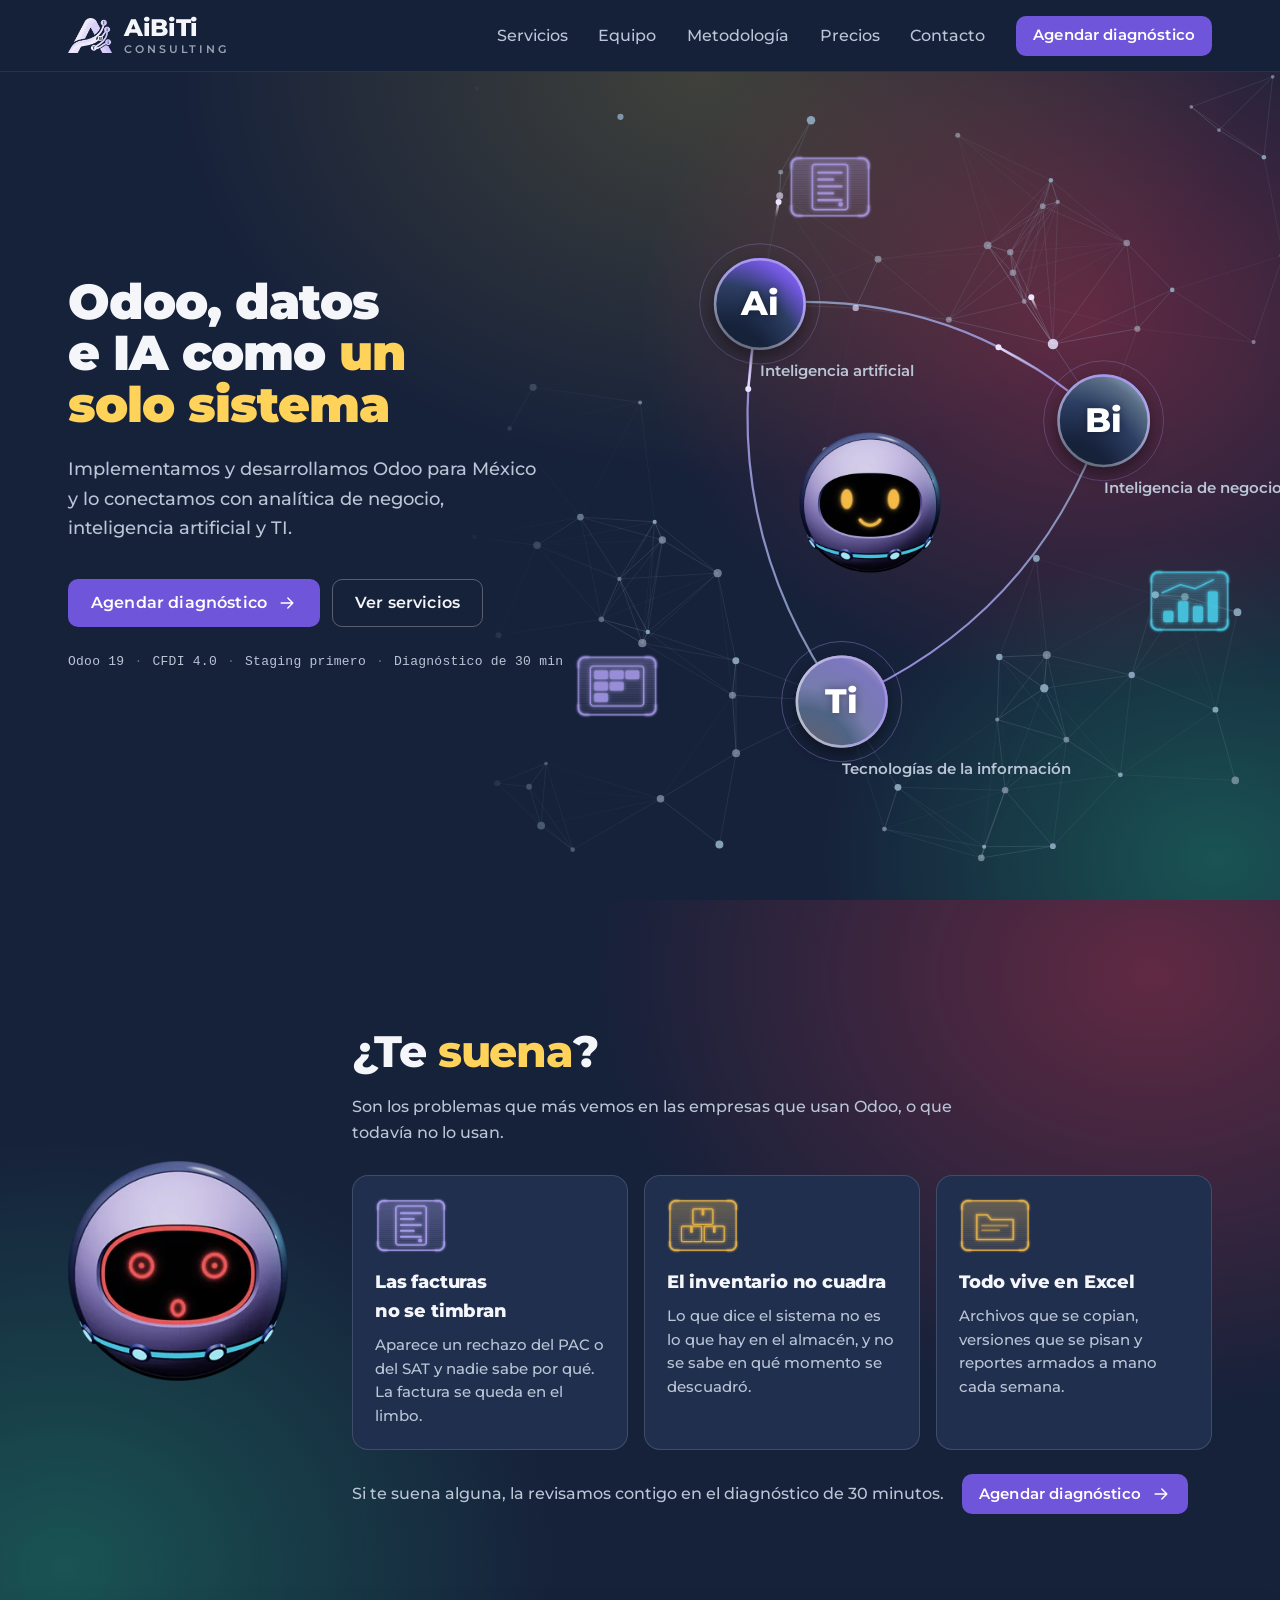
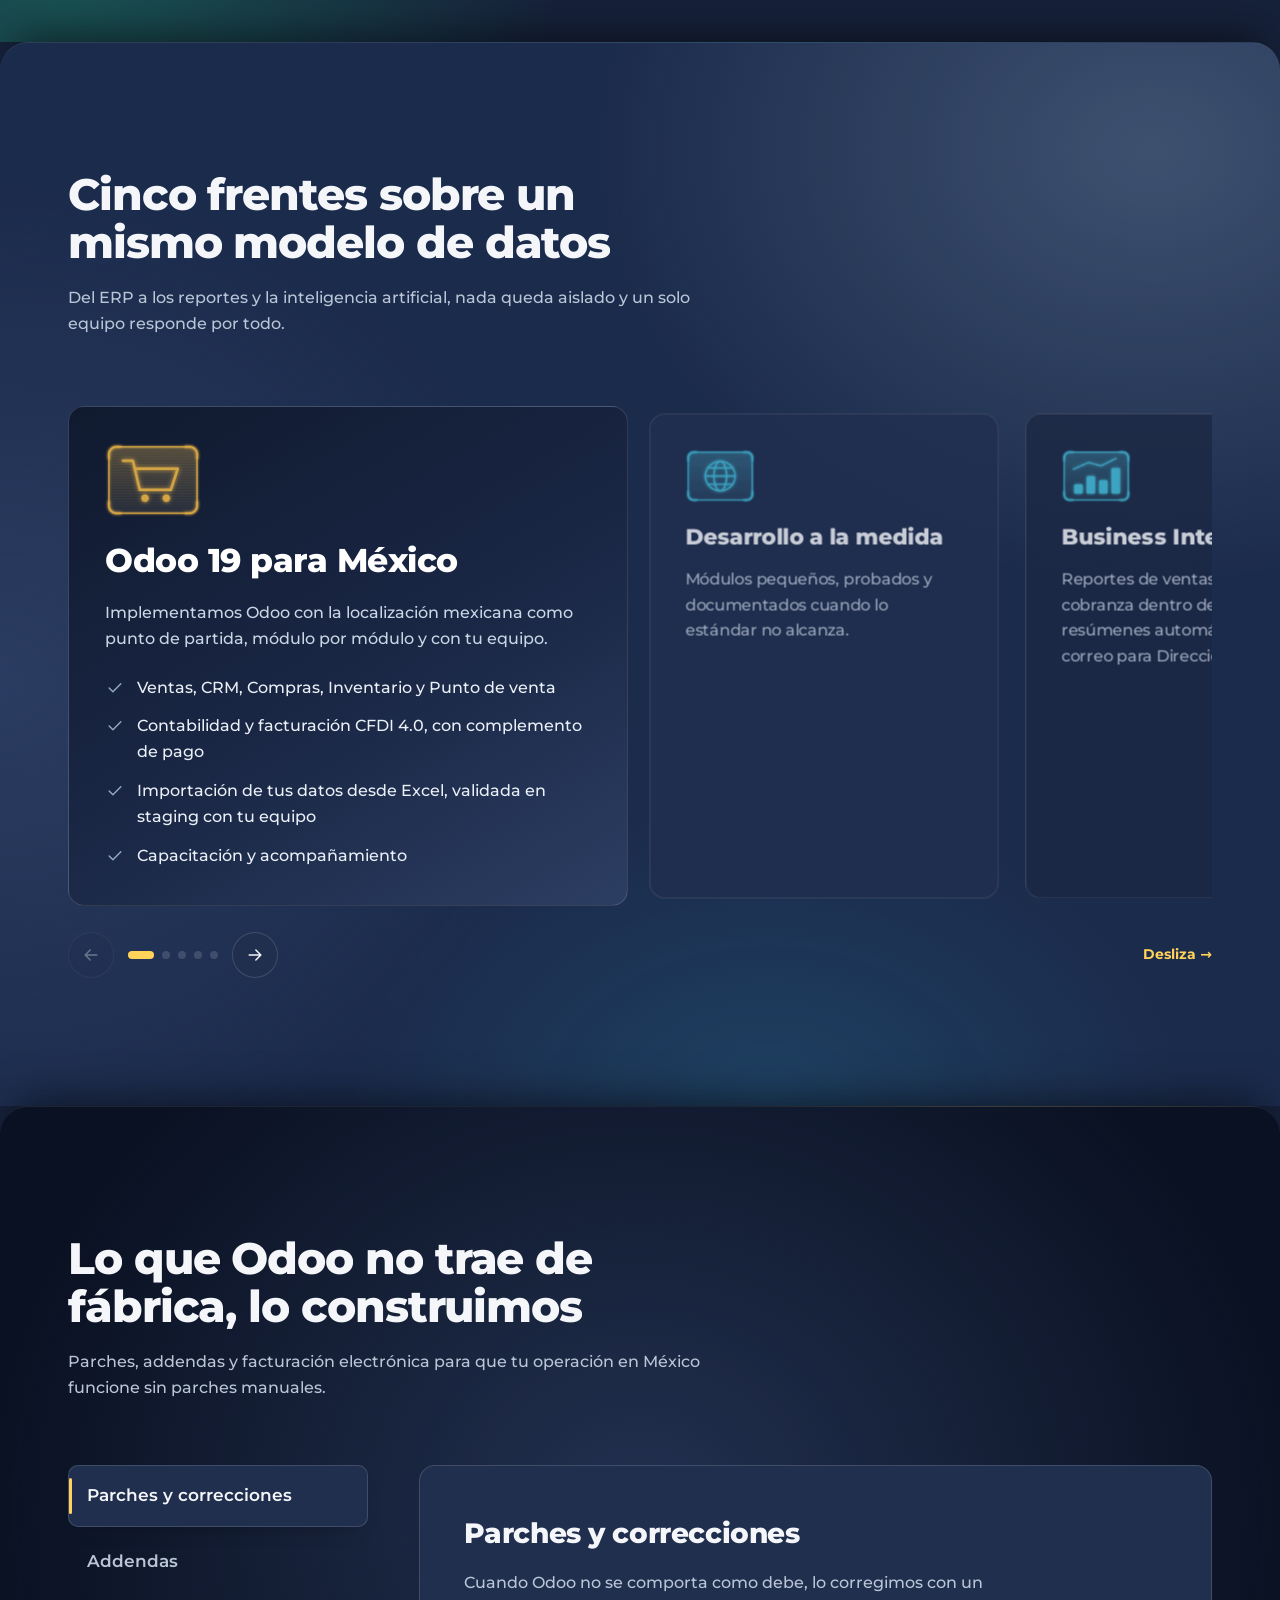
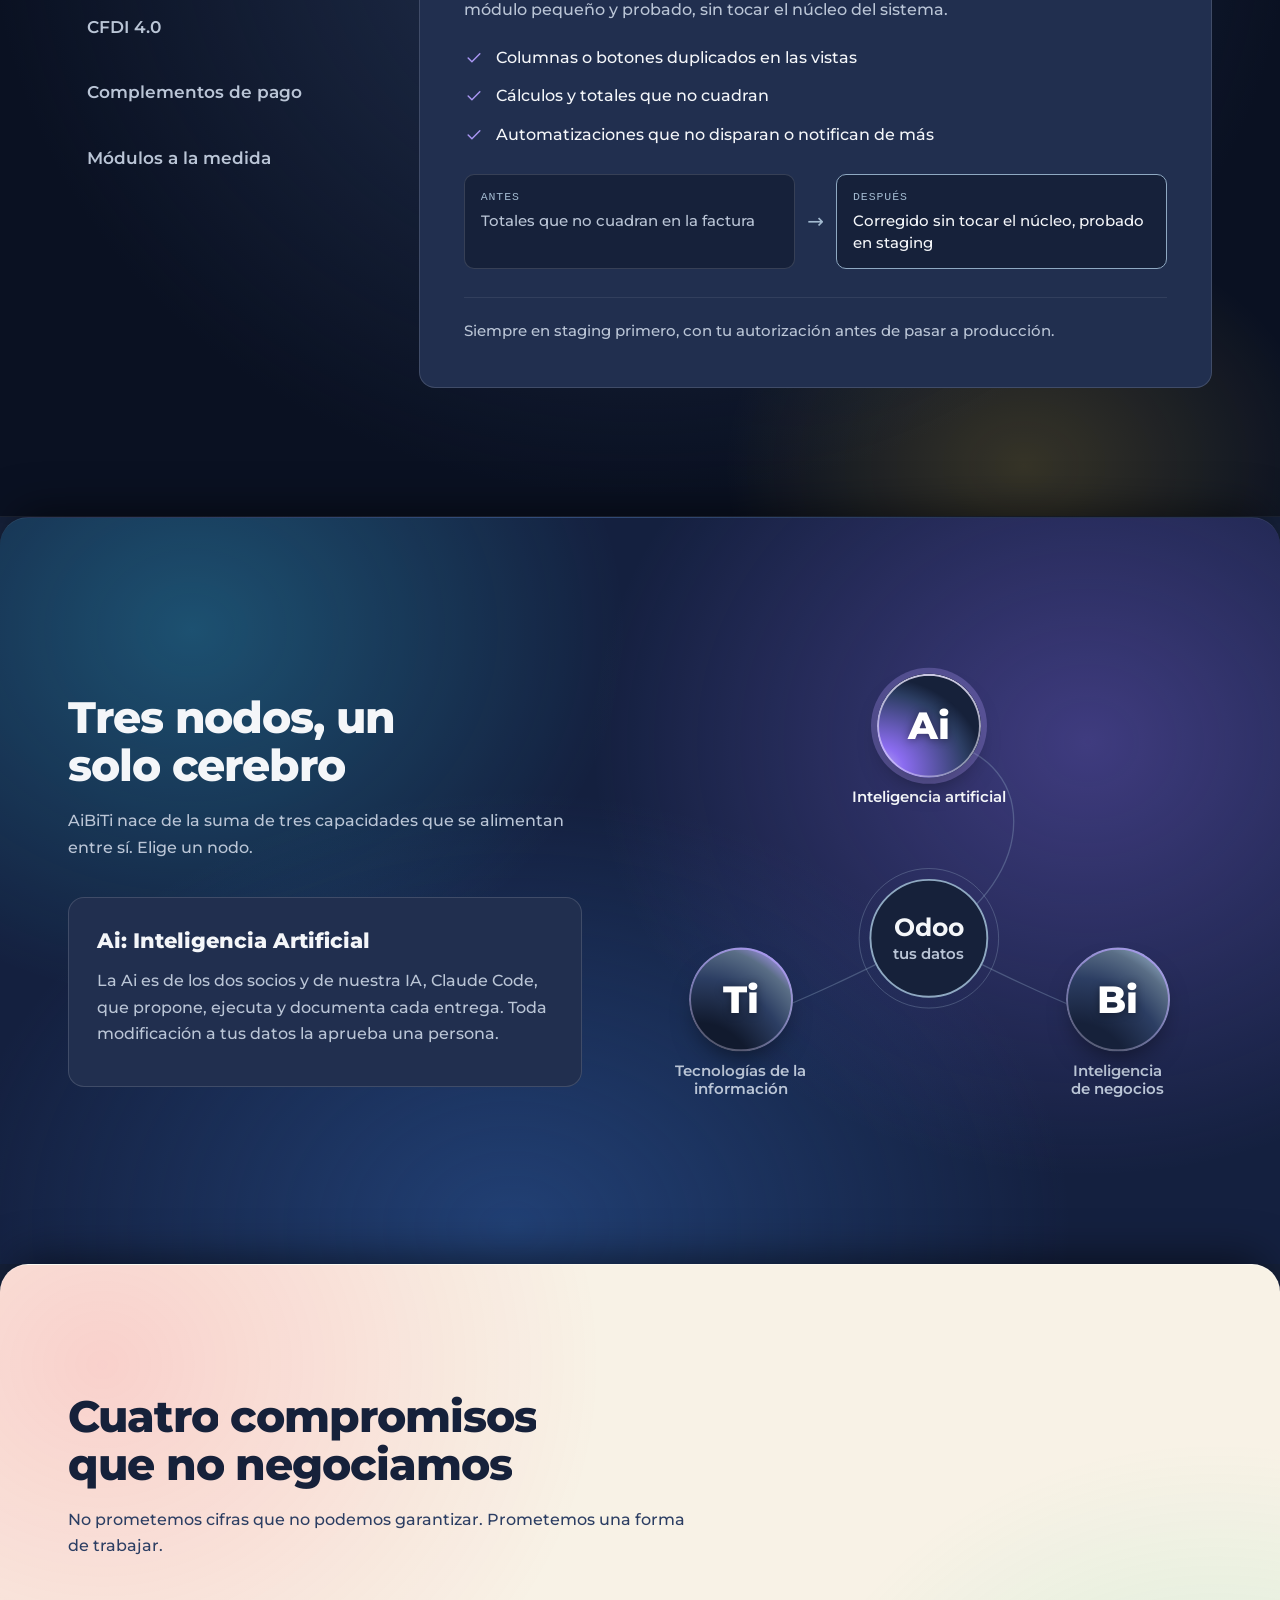
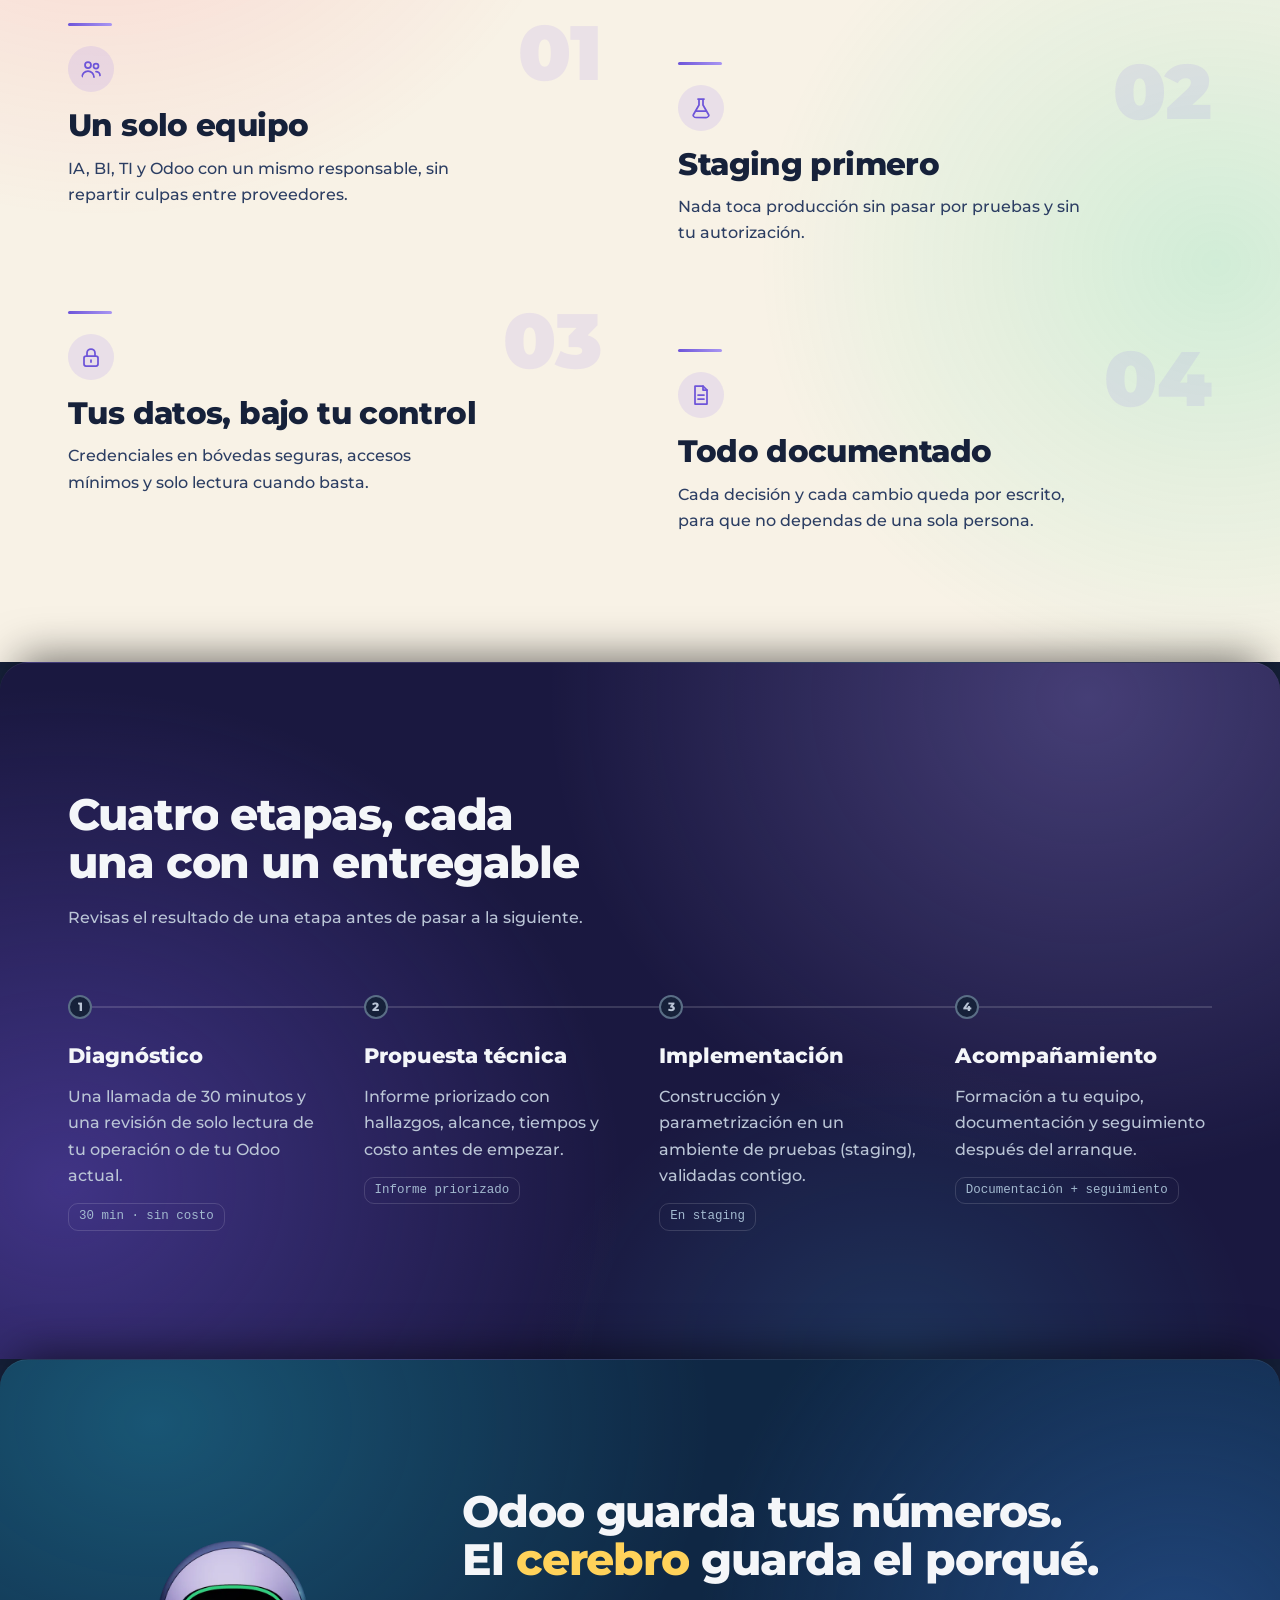
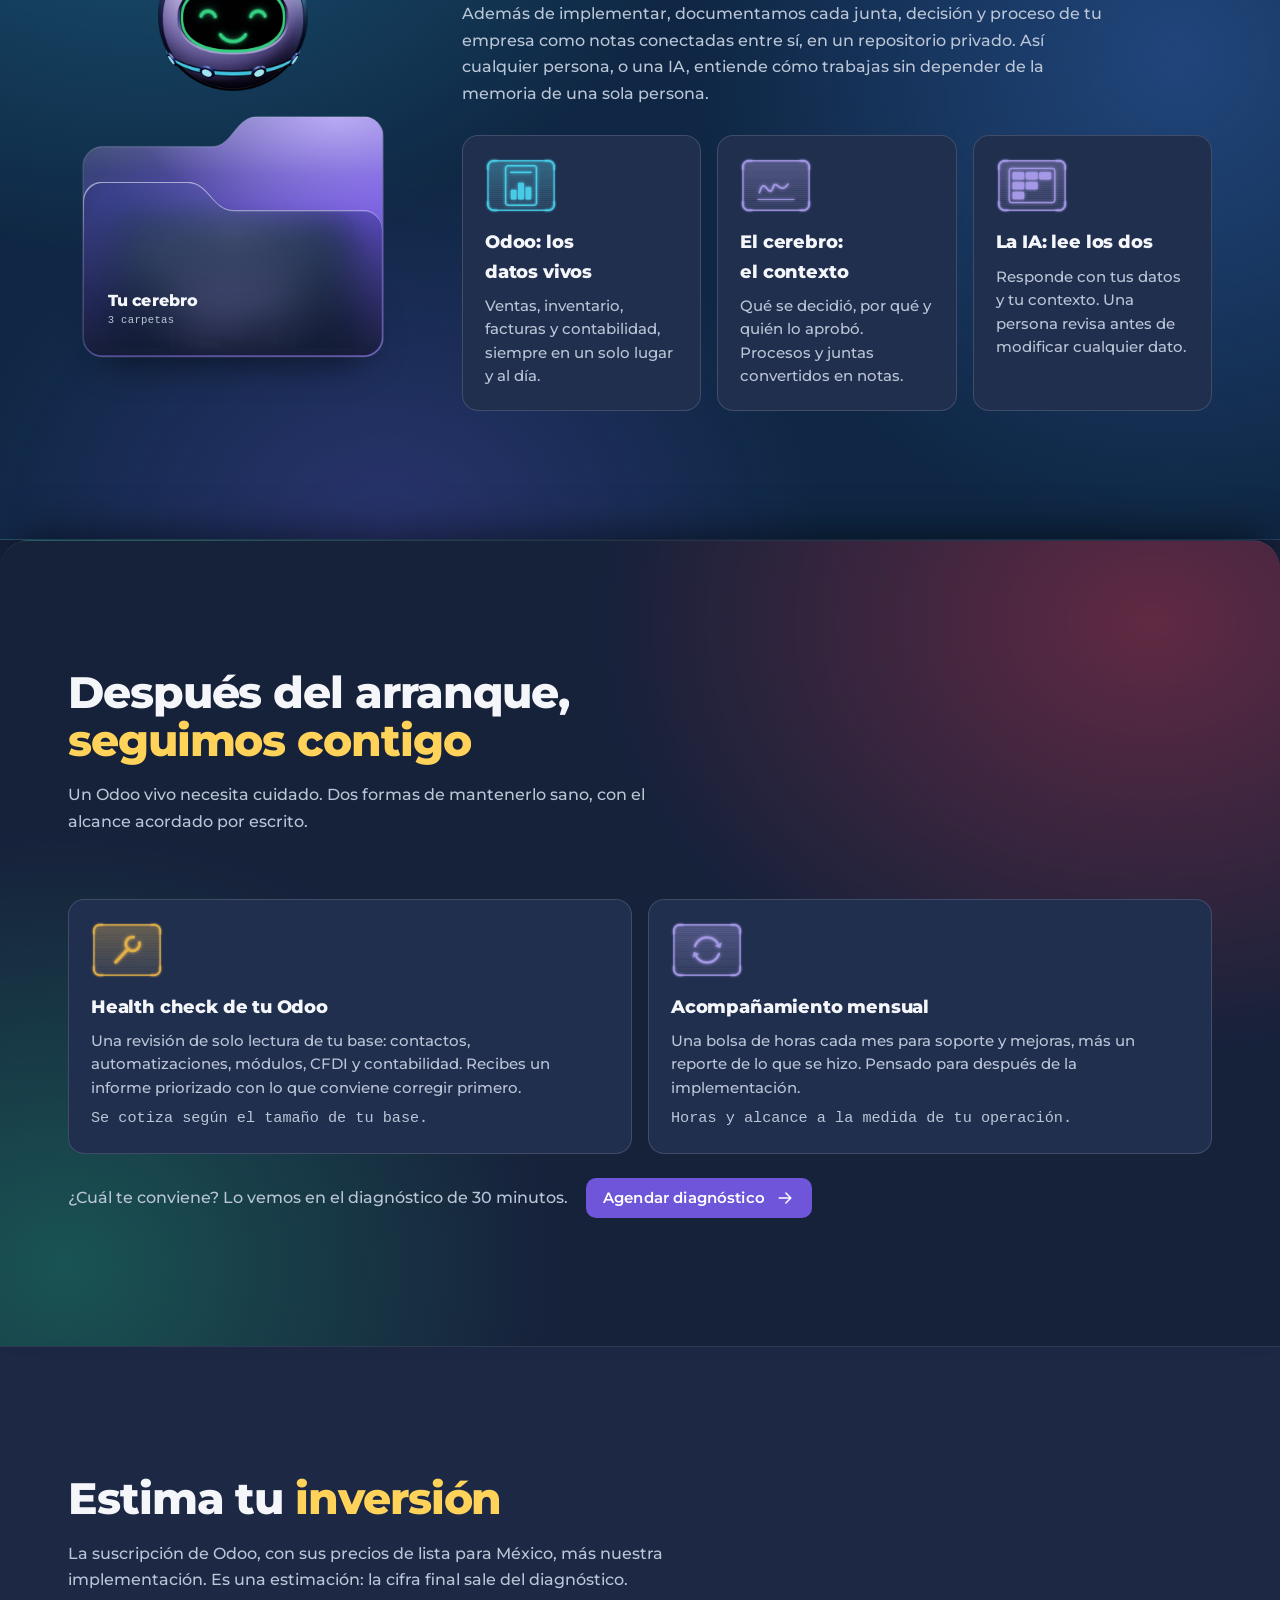
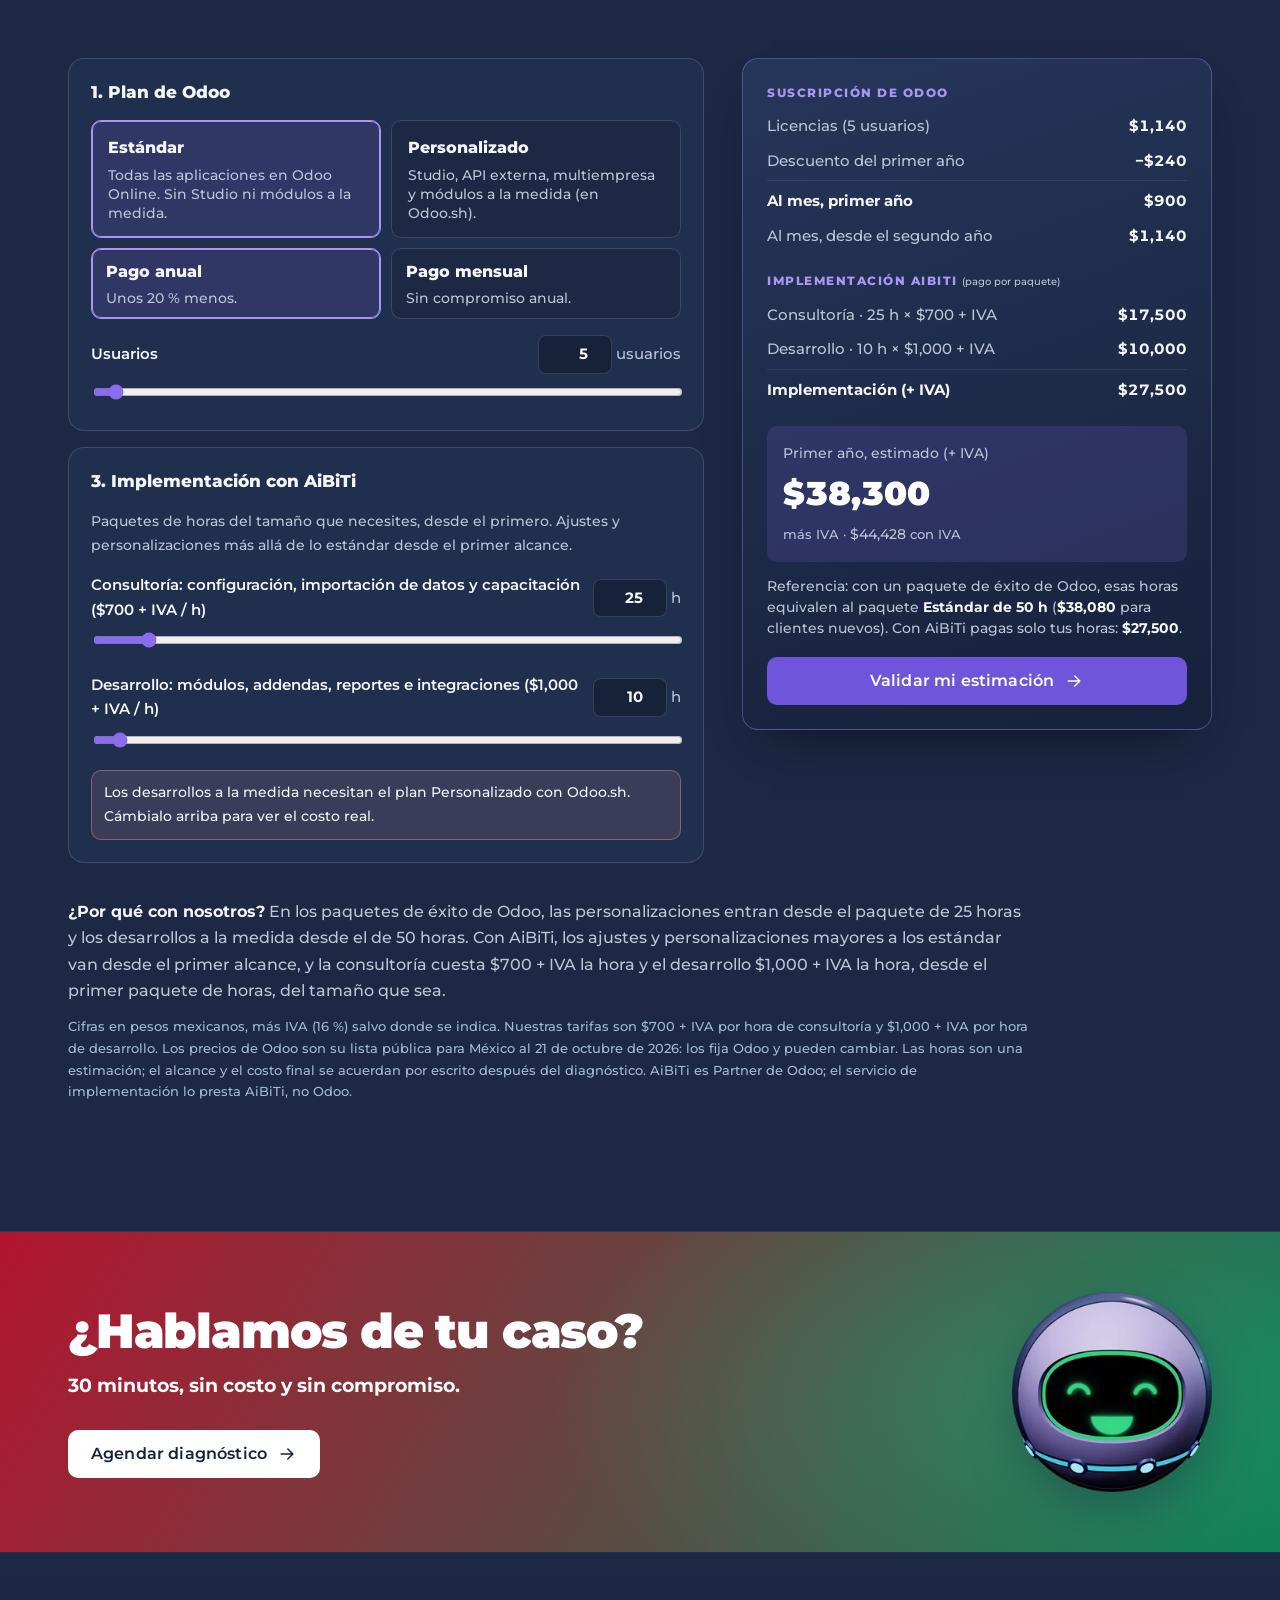
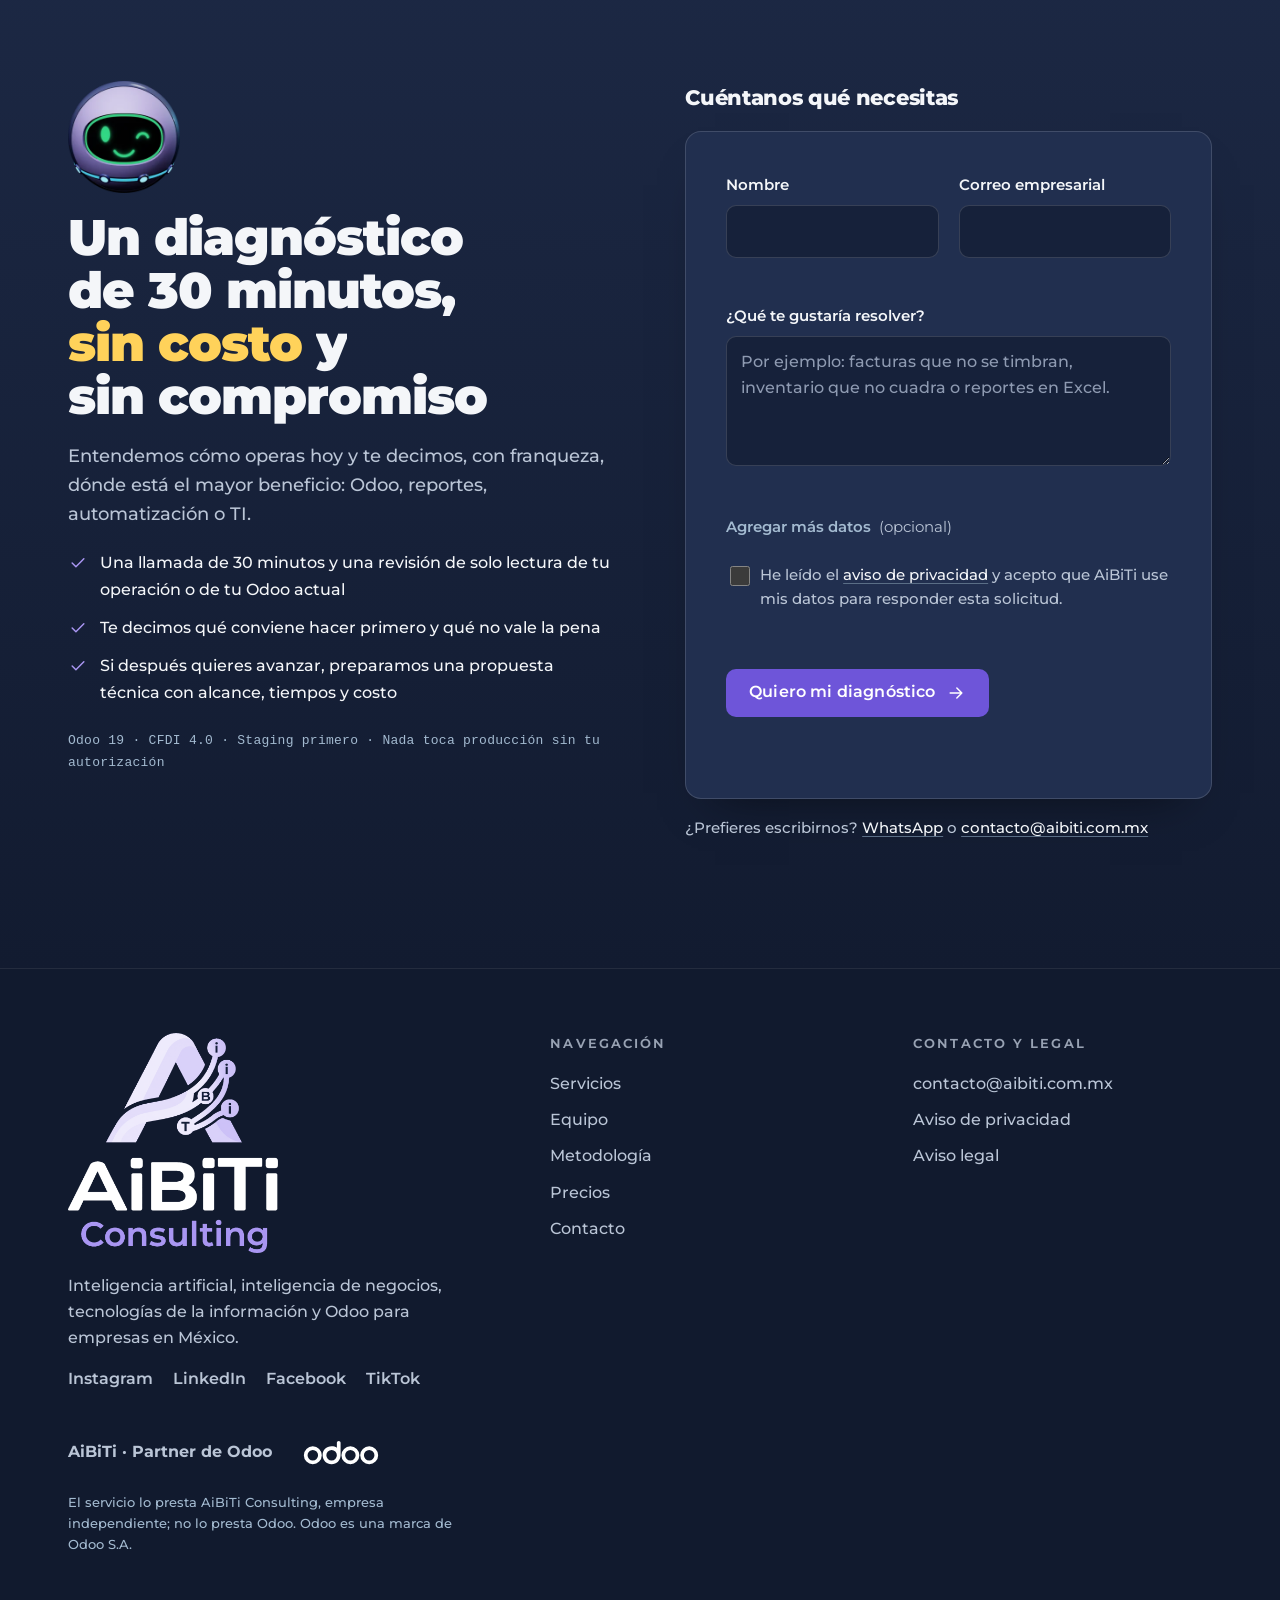
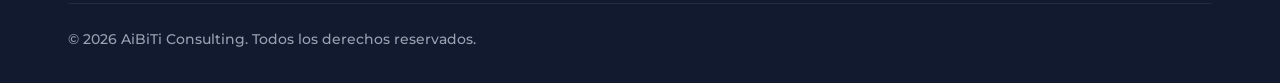
<file: index.html>
<!DOCTYPE html>
<html lang="es-MX">
<head>
  <meta charset="utf-8">
  <meta name="viewport" content="width=device-width, initial-scale=1">
  <title>AiBiTi Consulting | Odoo, IA, BI y TI para empresas en México</title>
  <meta name="description" content="Implementamos y desarrollamos Odoo 19 para México (CFDI 4.0) y unimos IA, BI y TI en un solo equipo. Agenda un diagnóstico de 30 minutos.">
  <meta name="theme-color" content="#16213A">
  <meta name="color-scheme" content="dark">
  <link rel="canonical" href="https://aibiti.com.mx/">

  <!-- Redes sociales -->
  <meta property="og:type" content="website">
  <meta property="og:locale" content="es_MX">
  <meta property="og:site_name" content="AiBiTi Consulting">
  <meta property="og:title" content="AiBiTi Consulting | Odoo, IA, BI y TI para empresas en México">
  <meta property="og:description" content="Odoo 19 para México, inteligencia artificial, inteligencia de negocios y TI, con un solo equipo responsable.">
  <meta property="og:url" content="https://aibiti.com.mx/">
  <meta property="og:image" content="https://aibiti.com.mx/assets/img/og-banner.jpg">
  <meta property="og:image:width" content="1200">
  <meta property="og:image:height" content="630">
  <meta property="og:image:alt" content="Banner de AiBiTi Consulting: Transformación Digital y Consultoría Tecnológica, aibiti.com.mx">
  <meta name="twitter:card" content="summary_large_image">

  <!-- Iconos -->
  <link rel="icon" href="assets/img/favicon.svg" type="image/svg+xml">
  <link rel="icon" href="assets/img/favicon-32.png" sizes="32x32" type="image/png">
  <link rel="apple-touch-icon" href="assets/img/apple-touch-icon.png">
  <link rel="manifest" href="site.webmanifest">

  <link rel="preload" href="assets/fonts/montserrat-latin-wght-normal.woff2" as="font" type="font/woff2" crossorigin>
  <link rel="stylesheet" href="assets/css/styles.css?v=20261022c">
  <script>(function(d){d.classList.add('js');var m=['ene','feb','mar','abr','may','jun','jul','ago','sep','oct','nov','dic'],q=/[?&]mes=([a-z]{3})/.exec(location.search);d.setAttribute('data-mes',q&&m.indexOf(q[1])>-1?q[1]:m[new Date().getMonth()]);})(document.documentElement);</script>

  <!-- Datos estructurados (sin dirección: se agrega cuando exista) -->
  <script type="application/ld+json">
  {
    "@context": "https://schema.org",
    "@graph": [
      {
        "@type": "Organization",
        "@id": "https://aibiti.com.mx/#organization",
        "name": "AiBiTi Consulting",
        "url": "https://aibiti.com.mx/",
        "logo": "https://aibiti.com.mx/assets/img/logo-aibiti.png",
        "email": "contacto@aibiti.com.mx",
        "telephone": "+525641340392",
        "sameAs": [
          "https://www.instagram.com/aibiti.consulting",
          "https://www.linkedin.com/company/aibiti-consulting",
          "https://www.facebook.com/aibiticonsulting",
          "https://www.tiktok.com/@aibiti.consulting"
        ]
      },
      {
        "@type": "ProfessionalService",
        "@id": "https://aibiti.com.mx/#service",
        "name": "AiBiTi Consulting",
        "url": "https://aibiti.com.mx/",
        "telephone": "+525641340392",
        "description": "Consultoría tecnológica: implementación y desarrollo de Odoo para México, inteligencia artificial aplicada, inteligencia de negocios y tecnologías de la información.",
        "areaServed": { "@type": "Country", "name": "México" },
        "parentOrganization": { "@id": "https://aibiti.com.mx/#organization" },
        "knowsAbout": ["Odoo", "CFDI 4.0", "Business Intelligence", "Inteligencia artificial", "Microsoft 365"]
      }
    ]
  }
  </script>
</head>

<body>
  <a class="skip-link" href="#contenido">Saltar al contenido</a>

  <!-- Iconos mínimos (sprite SVG, un solo trazo de 1.75) -->
  <svg width="0" height="0" style="position:absolute" aria-hidden="true" focusable="false">
    <symbol id="i-arrow" viewBox="0 0 24 24"><path d="M5 12h14M13 6l6 6-6 6"/></symbol>
    <symbol id="i-check" viewBox="0 0 24 24"><path d="M5 12l4.5 4.5L19 7"/></symbol>
    <symbol id="i-menu" viewBox="0 0 24 24"><path d="M4 8h16M4 16h16"/></symbol>
    <symbol id="i-close" viewBox="0 0 24 24"><path d="M6 6l12 12M18 6L6 18"/></symbol>
    <symbol id="i-mail" viewBox="0 0 24 24"><rect x="3" y="5" width="18" height="14" rx="2"/><path d="M3 7l9 6 9-6"/></symbol>
    <symbol id="i-team" viewBox="0 0 24 24"><circle cx="9" cy="8" r="3"/><path d="M3 20c0-3.3 2.7-6 6-6s6 2.7 6 6"/><circle cx="17" cy="9" r="2.5"/><path d="M17 14.5c2.2 0 4 1.8 4 4"/></symbol>
    <symbol id="i-flask" viewBox="0 0 24 24"><path d="M9 3h6M10 3v6l-5.5 9.5A2 2 0 0 0 6.2 21.5h11.6a2 2 0 0 0 1.7-3L14 9V3M7.5 15h9"/></symbol>
    <symbol id="i-lock" viewBox="0 0 24 24"><rect x="5" y="11" width="14" height="10" rx="2"/><path d="M8 11V8a4 4 0 0 1 8 0v3M12 15v2"/></symbol>
    <symbol id="i-doc" viewBox="0 0 24 24"><path d="M6 3h8l4 4v14H6z"/><path d="M14 3v4h4M9 12h6M9 16h6"/></symbol>
    <symbol id="i-chat" viewBox="0 0 24 24"><path d="M21 12a8 8 0 0 1-11.8 7L4 20.5 5.5 16A8 8 0 1 1 21 12z"/></symbol>
  </svg>

  <!-- ============================ HEADER ============================ -->
  <header class="site-header">
    <div class="container nav">
      <a class="brand" href="#inicio" aria-label="AiBiTi Consulting, ir al inicio">
        <img class="brand-mark" src="assets/img/aibiti-mark-dark.png?v=2" width="160" height="129" alt="" aria-hidden="true">
        <span class="brand-text"><span class="brand-name" aria-hidden="true">Ai<span class="dim">B</span>i<span class="dim">T</span>i</span>
        <span class="brand-sub" aria-hidden="true">Consulting</span></span>
      </a>

      <button class="nav-toggle" type="button" aria-expanded="false" aria-controls="menu-principal" aria-label="Abrir menú">
        <svg class="icon" data-icon-open aria-hidden="true"><use href="#i-menu"/></svg>
        <svg class="icon" data-icon-close aria-hidden="true" hidden><use href="#i-close"/></svg>
      </button>

      <nav id="menu-principal" class="nav-menu" aria-label="Principal">
        <a href="#servicios">Servicios</a>
        <a href="#equipo">Equipo</a>
        <a href="#metodologia">Metodología</a>
        <a href="#precios">Precios</a>
        <a href="#contacto">Contacto</a>
        <a class="btn btn--primary btn--sm" href="#contacto" data-agendar>Agendar diagnóstico</a>
      </nav>
    </div>
  </header>

  <main id="contenido">

    <!-- ============================ HERO ============================ -->
    <section id="inicio" class="hero" aria-labelledby="titulo-hero">
      <div class="hero-viz" id="hero-viz">
        <canvas id="red-neuronal" aria-hidden="true"></canvas>
        <img class="hero-orbe" src="assets/img/orbe/neutral-l.webp" width="384" height="384" alt="" aria-hidden="true">
        <img class="hero-holo hero-holo--a" style="--d:30" src="assets/img/orbe/holo-factura.webp" width="200" height="155" alt="" aria-hidden="true">
        <img class="hero-holo hero-holo--b" style="--d:-22" src="assets/img/orbe/holo-grafica.webp" width="200" height="155" alt="" aria-hidden="true">
        <img class="hero-holo hero-holo--c" style="--d:18" src="assets/img/orbe/holo-proyectos.webp" width="200" height="155" alt="" aria-hidden="true">
      </div>
      <p class="sr-only">Visualización decorativa: tres nodos conectados, Ai de inteligencia artificial, Bi de inteligencia de negocios y Ti de tecnologías de la información, intercambiando señales como una red neuronal.</p>

      <div class="container hero-copy">
        <h1 id="titulo-hero">Odoo, datos e IA como <span class="kw">un solo sistema</span></h1>
        <p class="lead">Implementamos y desarrollamos Odoo para México y lo conectamos con analítica de negocio, inteligencia artificial y TI.</p>
        <div class="hero-actions">
          <a class="btn btn--primary" href="#contacto" data-agendar>Agendar diagnóstico <svg class="icon" aria-hidden="true"><use href="#i-arrow"/></svg></a>
          <a class="btn btn--ghost" href="#servicios">Ver servicios</a>
        </div>
        <ul class="hero-signals" aria-label="Lo que puedes esperar">
          <li>Odoo 19</li><li>CFDI 4.0</li><li>Staging primero</li><li>Diagnóstico de 30 min</li>
        </ul>
      </div>
    </section>

    <!-- ============================ ¿TE SUENA? ============================ -->
    <section id="problemas" class="bg-mes section section--pain" aria-labelledby="titulo-problemas">
      <div class="container pain">
        <div class="pain-guide reveal">
          <img class="orbe" data-orbe-guia src="assets/img/orbe/nocuadra.webp" width="256" height="256" alt="" aria-hidden="true" loading="lazy">
        </div>
        <div class="pain-body">
          <div class="section-head reveal">
            <h2 id="titulo-problemas">¿Te <span class="kw">suena</span>?</h2>
            <p>Son los problemas que más vemos en las empresas que usan Odoo, o que todavía no lo usan.</p>
          </div>
          <div class="pain-list">
            <article class="pain-item reveal" data-cara="nocuadra">
              <img class="holo" src="assets/img/orbe/holo-factura.webp" width="200" height="155" alt="" aria-hidden="true" loading="lazy">
              <h3>Las facturas no se timbran</h3>
              <p>Aparece un rechazo del PAC o del SAT y nadie sabe por qué. La factura se queda en el limbo.</p>
            </article>
            <article class="pain-item reveal" data-cara="confundido">
              <img class="holo" src="assets/img/orbe/holo-inventario.webp" width="200" height="155" alt="" aria-hidden="true" loading="lazy">
              <h3>El inventario no cuadra</h3>
              <p>Lo que dice el sistema no es lo que hay en el almacén, y no se sabe en qué momento se descuadró.</p>
            </article>
            <article class="pain-item reveal" data-cara="mareado">
              <img class="holo" src="assets/img/orbe/holo-archivos.webp" width="200" height="155" alt="" aria-hidden="true" loading="lazy">
              <h3>Todo vive en Excel</h3>
              <p>Archivos que se copian, versiones que se pisan y reportes armados a mano cada semana.</p>
            </article>
          </div>
          <p class="pain-cta reveal">Si te suena alguna, la revisamos contigo en el diagnóstico de 30 minutos. <a class="btn btn--primary btn--sm" href="#contacto" data-agendar>Agendar diagnóstico <svg class="icon" aria-hidden="true"><use href="#i-arrow"/></svg></a></p>
        </div>
      </div>
    </section>

    <!-- Pila de tarjetas: cada sección se queda fija y la siguiente la cubre al desplazarte -->
    <div class="stack" data-stack>

    <!-- ============================ SERVICIOS ============================ -->
    <section id="servicios" data-guia-cara="pensando" data-guia-holo="contabilidad" class="bg-acero stack-card section" aria-labelledby="titulo-servicios">
      <div class="container">
        <div class="section-head reveal">
          <h2 id="titulo-servicios">Cinco frentes sobre un mismo modelo de datos</h2>
          <p>Del ERP a los reportes y la inteligencia artificial, nada queda aislado y un solo equipo responde por todo.</p>
        </div>

        <div class="carousel reveal" data-carousel>
          <div class="carousel-track" tabindex="0" role="group" aria-roledescription="carrusel" aria-label="Servicios de AiBiTi">
          <article class="tile tile--odoo">
            <img class="holo" src="assets/img/orbe/holo-compras.webp" width="200" height="155" alt="" aria-hidden="true" loading="lazy">
            <h3>Odoo 19 para México</h3>
            <p>Implementamos Odoo con la localización mexicana como punto de partida, módulo por módulo y con tu equipo.</p>
            <ul class="ticks">
              <li><svg class="icon" aria-hidden="true"><use href="#i-check"/></svg>Ventas, CRM, Compras, Inventario y Punto de venta</li>
              <li><svg class="icon" aria-hidden="true"><use href="#i-check"/></svg>Contabilidad y facturación CFDI 4.0, con complemento de pago</li>
              <li><svg class="icon" aria-hidden="true"><use href="#i-check"/></svg>Importación de tus datos desde Excel, validada en staging con tu equipo</li>
              <li><svg class="icon" aria-hidden="true"><use href="#i-check"/></svg>Capacitación y acompañamiento</li>
            </ul>
          </article>

          <article class="tile tile--dev">
            <img class="holo" src="assets/img/orbe/holo-web.webp" width="200" height="155" alt="" aria-hidden="true" loading="lazy">
            <h3>Desarrollo a la medida</h3>
            <p>Módulos pequeños, probados y documentados cuando lo estándar no alcanza.</p>
          </article>

          <article class="tile tile--bi">
            <img class="holo" src="assets/img/orbe/holo-grafica.webp" width="200" height="155" alt="" aria-hidden="true" loading="lazy">
            <h3>Business Intelligence</h3>
            <p>Reportes de ventas, inventario y cobranza dentro de Odoo, y resúmenes automáticos por correo para Dirección.</p>
          </article>

          <article class="tile tile--ai">
            <img class="holo" src="assets/img/orbe/holo-lupa.webp" width="200" height="155" alt="" aria-hidden="true" loading="lazy">
            <h3>Inteligencia Artificial aplicada</h3>
            <p>Automatización de tareas repetitivas y limpieza de contactos y datos, siempre con revisión humana. Primero solo lectura; una persona revisa antes de modificar datos.</p>
          </article>

          <article class="tile tile--ti">
            <img class="holo" src="assets/img/orbe/holo-soporte.webp" width="200" height="155" alt="" aria-hidden="true" loading="lazy">
            <h3>TI y optimización operativa</h3>
            <p>Microsoft 365 con permisos claros, integraciones entre sistemas y gestión de proyectos de TI.</p>
          </article>
          </div>
          <div class="carousel-ctrl">
            <button class="carousel-btn carousel-btn--prev" type="button" data-prev aria-label="Servicio anterior"><svg class="icon" aria-hidden="true"><use href="#i-arrow"/></svg></button>
            <span class="carousel-dots" aria-hidden="true"></span>
            <button class="carousel-btn" type="button" data-next aria-label="Servicio siguiente"><svg class="icon" aria-hidden="true"><use href="#i-arrow"/></svg></button>
            <span class="carousel-hint" aria-hidden="true">Desliza →</span>
          </div>
        </div>
      </div>
    </section>

    <!-- ============================ DESARROLLO ODOO ============================ -->
    <section id="desarrollo" data-guia-cara="neutral" data-guia-holo="fabricacion" class="bg-noche stack-card section section--tinted" aria-labelledby="titulo-desarrollo">
      <div class="container">
        <div class="section-head reveal">
          <h2 id="titulo-desarrollo">Lo que Odoo no trae de fábrica, lo construimos</h2>
          <p>Parches, addendas y facturación electrónica para que tu operación en México funcione sin parches manuales.</p>
        </div>

        <div class="tabs reveal" data-tabs>
          <div class="tablist" role="tablist" aria-label="Desarrollos en Odoo" aria-orientation="vertical">
            <button class="tab" role="tab" id="tab-parches" aria-controls="panel-parches" aria-selected="true" type="button">Parches y correcciones</button>
            <button class="tab" role="tab" id="tab-addendas" aria-controls="panel-addendas" aria-selected="false" tabindex="-1" type="button">Addendas</button>
            <button class="tab" role="tab" id="tab-cfdi" aria-controls="panel-cfdi" aria-selected="false" tabindex="-1" type="button">CFDI 4.0</button>
            <button class="tab" role="tab" id="tab-pagos" aria-controls="panel-pagos" aria-selected="false" tabindex="-1" type="button">Complementos de pago</button>
            <button class="tab" role="tab" id="tab-modulos" aria-controls="panel-modulos" aria-selected="false" tabindex="-1" type="button">Módulos a la medida</button>
          </div>

          <div class="tabpanels">
            <div class="tabpanel" role="tabpanel" id="panel-parches" aria-labelledby="tab-parches" tabindex="0">
              <h3>Parches y correcciones</h3>
              <p>Cuando Odoo no se comporta como debe, lo corregimos con un módulo pequeño y probado, sin tocar el núcleo del sistema.</p>
              <ul class="ticks">
                <li><svg class="icon" aria-hidden="true"><use href="#i-check"/></svg>Columnas o botones duplicados en las vistas</li>
                <li><svg class="icon" aria-hidden="true"><use href="#i-check"/></svg>Cálculos y totales que no cuadran</li>
                <li><svg class="icon" aria-hidden="true"><use href="#i-check"/></svg>Automatizaciones que no disparan o notifican de más</li>
              </ul>
              <!-- REVISAR COPY -->
              <div class="beforeafter"><p class="ba-before"><span class="ba-label">Antes</span>Totales que no cuadran en la factura</p><p class="ba-after"><span class="ba-label">Después</span>Corregido sin tocar el núcleo, probado en staging</p></div>
            </div>

            <div class="tabpanel" role="tabpanel" id="panel-addendas" aria-labelledby="tab-addendas" tabindex="0" hidden>
              <h3>Addendas</h3>
              <p>Cada cliente exige su formato. Generamos la addenda que pide tu receptor y la validamos antes de timbrar.</p>
              <ul class="ticks">
                <li><svg class="icon" aria-hidden="true"><use href="#i-check"/></svg>Addendas para cadenas comerciales y corporativos</li>
                <li><svg class="icon" aria-hidden="true"><use href="#i-check"/></svg>Atributos y ajustes de CFDI por cliente</li>
                <li><svg class="icon" aria-hidden="true"><use href="#i-check"/></svg>Validación previa al timbrado</li>
              </ul>
              <!-- REVISAR COPY -->
              <div class="beforeafter"><p class="ba-before"><span class="ba-label">Antes</span>Tu cadena comercial rechaza la factura por falta de addenda</p><p class="ba-after"><span class="ba-label">Después</span>Addenda generada y validada antes de timbrar</p></div>
            </div>

            <div class="tabpanel" role="tabpanel" id="panel-cfdi" aria-labelledby="tab-cfdi" tabindex="0" hidden>
              <h3>CFDI 4.0</h3>
              <p>Facturación electrónica con la localización mexicana como base, y diagnóstico puntual cuando el PAC o el SAT rechazan un comprobante.</p>
              <ul class="ticks">
                <li><svg class="icon" aria-hidden="true"><use href="#i-check"/></svg>Facturas y notas de crédito</li>
                <li><svg class="icon" aria-hidden="true"><use href="#i-check"/></svg>Diagnóstico de errores de timbrado</li>
                <li><svg class="icon" aria-hidden="true"><use href="#i-check"/></svg>Datos fiscales de clientes: RFC, régimen y código postal</li>
              </ul>
              <!-- REVISAR COPY -->
              <div class="beforeafter"><p class="ba-before"><span class="ba-label">Antes</span>El PAC rechaza el comprobante y no sabes por qué</p><p class="ba-after"><span class="ba-label">Después</span>Causa identificada, corregida y factura timbrada</p></div>
            </div>

            <div class="tabpanel" role="tabpanel" id="panel-pagos" aria-labelledby="tab-pagos" tabindex="0" hidden>
              <h3>Complementos de pago</h3>
              <p>Complementos de pago (REP) correctamente relacionados con sus facturas y listos para timbrar.</p>
              <ul class="ticks">
                <li><svg class="icon" aria-hidden="true"><use href="#i-check"/></svg>Relación entre pagos y facturas</li>
                <li><svg class="icon" aria-hidden="true"><use href="#i-check"/></svg>Corrección de rechazos del PAC o del SAT</li>
                <li><svg class="icon" aria-hidden="true"><use href="#i-check"/></svg>Seguimiento de pagos sin complemento</li>
              </ul>
              <!-- REVISAR COPY -->
              <div class="beforeafter"><p class="ba-before"><span class="ba-label">Antes</span>Pagos recibidos sin complemento y sin relacionar con sus facturas</p><p class="ba-after"><span class="ba-label">Después</span>Complementos relacionados y listos para timbrar</p></div>
            </div>

            <div class="tabpanel" role="tabpanel" id="panel-modulos" aria-labelledby="tab-modulos" tabindex="0" hidden>
              <h3>Módulos a la medida</h3>
              <p>Reportes PDF, flujos de aprobación, validaciones de negocio e integraciones por API, documentados y desplegados por etapas.</p>
              <ul class="ticks">
                <li><svg class="icon" aria-hidden="true"><use href="#i-check"/></svg>Módulos propios y automatizaciones</li>
                <li><svg class="icon" aria-hidden="true"><use href="#i-check"/></svg>Integraciones con terceros por API</li>
                <li><svg class="icon" aria-hidden="true"><use href="#i-check"/></svg>Sitios y aplicaciones web a la medida</li>
              </ul>
              <!-- REVISAR COPY -->
              <div class="beforeafter"><p class="ba-before"><span class="ba-label">Antes</span>Aprobaciones y reportes armados a mano en Excel</p><p class="ba-after"><span class="ba-label">Después</span>Flujo y PDF dentro de Odoo, documentados y desplegados por etapas</p></div>
            </div>

            <p class="tab-note">Siempre en staging primero, con tu autorización antes de pasar a producción.</p>
          </div>
        </div>
      </div>
    </section>

    <!-- ============================ EQUIPO ============================ -->
    <section id="equipo" data-guia-cara="guino" data-guia-holo="empleados" class="bg-aurora stack-card section" aria-labelledby="titulo-equipo">
      <div class="container team">
        <div class="team-copy reveal">
          <h2 id="titulo-equipo">Tres nodos, un solo cerebro</h2>
          <p>AiBiTi nace de la suma de tres capacidades que se alimentan entre sí. Elige un nodo.</p>
          <div class="team-detail" data-team-detail aria-live="polite">
            <h3 data-team-title>Ai: Inteligencia Artificial</h3>
            <p data-team-text>La Ai es de los dos socios y de nuestra IA, Claude Code, que propone, ejecuta y documenta cada entrega. Toda modificación a tus datos la aprueba una persona.</p>
          </div>
        </div>

        <div class="team-diagram reveal" role="tablist" aria-label="Los tres nodos de AiBiTi">
          <svg viewBox="0 0 600 520" aria-hidden="true" focusable="false">
            <!-- Tres haces de luz (Ai, Bi, Ti) convergen en un único centro: tus datos en Odoo -->
            <g class="links">
              <path class="link" d="M300 100 C420 110 420 250 300 310"/>
              <path class="link" d="M500 400 C440 380 360 340 300 310"/>
              <path class="link" d="M100 400 C160 380 240 340 300 310"/>
            </g>
            <g class="beams">
              <path class="beam is-active" data-beam="ai" pathLength="100" d="M300 100 C420 110 420 250 300 310"/>
              <path class="beam beam--b" data-beam="bi" pathLength="100" d="M500 400 C440 380 360 340 300 310"/>
              <path class="beam beam--c" data-beam="ti" pathLength="100" d="M100 400 C160 380 240 340 300 310"/>
            </g>
            <g class="core">
              <circle class="core-ring" cx="300" cy="310" r="74"/>
              <circle class="core-disc" cx="300" cy="310" r="62"/>
              <text class="core-name" x="300" y="308" text-anchor="middle">Odoo</text>
              <text class="core-sub" x="300" y="332" text-anchor="middle">tus datos</text>
            </g>
          </svg>
          <button class="node node--ai" type="button" role="tab" aria-selected="true" data-node="ai" style="left:50%;top:19.2%"><span class="node-letters">Ai</span><span class="node-role">Inteligencia artificial</span></button>
          <button class="node node--bi" type="button" role="tab" aria-selected="false" tabindex="-1" data-node="bi" style="left:83.3%;top:76.9%"><span class="node-letters">Bi</span><span class="node-role">Inteligencia de negocios</span></button>
          <button class="node node--ti" type="button" role="tab" aria-selected="false" tabindex="-1" data-node="ti" style="left:16.7%;top:76.9%"><span class="node-letters">Ti</span><span class="node-role">Tecnologías de la información</span></button>
        </div>
      </div>
    </section>

    <!-- ============================ COMPROMISOS ============================ -->
    <section id="por-que-nosotros" data-guia-cara="feliz" data-guia-holo="palomita" class="stack-card section section--light" aria-labelledby="titulo-porque">
      <div class="container">
        <div class="section-head reveal">
          <h2 id="titulo-porque">Cuatro compromisos que no negociamos</h2>
          <p>No prometemos cifras que no podemos garantizar. Prometemos una forma de trabajar.</p>
        </div>
        <div class="pledges">
          <article class="pledge reveal"><svg class="icon pledge-icon" aria-hidden="true"><use href="#i-team"/></svg><h3>Un solo equipo</h3><p>IA, BI, TI y Odoo con un mismo responsable, sin repartir culpas entre proveedores.</p></article>
          <article class="pledge reveal"><svg class="icon pledge-icon" aria-hidden="true"><use href="#i-flask"/></svg><h3>Staging primero</h3><p>Nada toca producción sin pasar por pruebas y sin tu autorización.</p></article>
          <article class="pledge reveal"><svg class="icon pledge-icon" aria-hidden="true"><use href="#i-lock"/></svg><h3>Tus datos, bajo tu control</h3><p>Credenciales en bóvedas seguras, accesos mínimos y solo lectura cuando basta.</p></article>
          <article class="pledge reveal"><svg class="icon pledge-icon" aria-hidden="true"><use href="#i-doc"/></svg><h3>Todo documentado</h3><p>Cada decisión y cada cambio queda por escrito, para que no dependas de una sola persona.</p></article>
        </div>
      </div>
    </section>

    <!-- ============================ METODOLOGÍA ============================ -->
    <section id="metodologia" data-guia-cara="neutral" data-guia-holo="calendario" class="bg-violeta stack-card section" aria-labelledby="titulo-metodo">
      <div class="container">
        <div class="section-head reveal">
          <h2 id="titulo-metodo">Cuatro etapas, cada una con un entregable</h2>
          <p>Revisas el resultado de una etapa antes de pasar a la siguiente.</p>
        </div>
        <!-- REVISAR: tiempos y entregables de cada etapa ("30 min · sin costo", etc.) -->
        <ol class="steps" data-steps>
          <li class="step"><h3>Diagnóstico</h3><p>Una llamada de 30 minutos y una revisión de solo lectura de tu operación o de tu Odoo actual.</p><span class="step-badge">30 min · sin costo</span></li>
          <li class="step"><h3>Propuesta técnica</h3><p>Informe priorizado con hallazgos, alcance, tiempos y costo antes de empezar.</p><span class="step-badge">Informe priorizado</span></li>
          <li class="step"><h3>Implementación</h3><p>Construcción y parametrización en un ambiente de pruebas (staging), validadas contigo.</p><span class="step-badge">En staging</span></li>
          <li class="step"><h3>Acompañamiento</h3><p>Formación a tu equipo, documentación y seguimiento después del arranque.</p><span class="step-badge">Documentación + seguimiento</span></li>
        </ol>
      </div>
    </section>

    <!-- ============================ CEREBRO DE EMPRESA ============================ -->
    <section id="cerebro" class="bg-turquesa stack-card section section--tinted" aria-labelledby="titulo-cerebro">
      <div class="container pain">
        <div class="pain-guide pain-guide--video reveal">
          <img class="orbe" src="assets/img/orbe/yaquedo-l.webp" width="384" height="384" alt="" aria-hidden="true" loading="lazy">
          <!-- Carpeta de cristal: se inclina al pasar el cursor y se abre con clic, Enter o Espacio. Adaptada de un patrón de 21st.dev a HTML y CSS sin dependencias. -->
          <div class="gf" data-folder>
            <div class="gf-stage"><div class="gf-tilt">
              <div class="gf-shadow" aria-hidden="true"></div>
              <div class="gf-back" aria-hidden="true"><div class="gf-back-sheen"></div></div>
              <svg class="gf-rim gf-back-rim" viewBox="0 0 340 272" aria-hidden="true"><path d="M0 56A22 22 0 0 1 22 34L146 34C170 34 172 0 198 0L318 0A22 22 0 0 1 340 22L340 250A22 22 0 0 1 318 272L22 272A22 22 0 0 1 0 250Z"/></svg>
              <div class="gf-files" role="list" aria-label="Contenido del cerebro: juntas, decisiones y procesos">
              <div class="gf-sheet" role="listitem" style="--gf-slot:-1;--gf-depth:2;z-index:1">
                <img class="gf-sheet-art" src="assets/img/orbe/holo-calendario.webp" width="200" height="155" alt="" loading="lazy">
                <span class="gf-sheet-head"><span class="gf-sheet-name">Juntas</span><span class="gf-sheet-meta">minutas</span></span>
              </div>
              <div class="gf-sheet" role="listitem" style="--gf-slot:0;--gf-depth:1;z-index:2">
                <img class="gf-sheet-art" src="assets/img/orbe/holo-firma.webp" width="200" height="155" alt="" loading="lazy">
                <span class="gf-sheet-head"><span class="gf-sheet-name">Decisiones</span><span class="gf-sheet-meta">qué y por qué</span></span>
              </div>
              <div class="gf-sheet" role="listitem" style="--gf-slot:1;--gf-depth:0;z-index:3">
                <img class="gf-sheet-art" src="assets/img/orbe/holo-proyectos.webp" width="200" height="155" alt="" loading="lazy">
                <span class="gf-sheet-head"><span class="gf-sheet-name">Procesos</span><span class="gf-sheet-meta">cómo se hace</span></span>
              </div>
              </div>
              <div class="gf-front">
                <div class="gf-tint" aria-hidden="true"></div>
                <div class="gf-spec" aria-hidden="true"></div>
                <svg class="gf-rim gf-front-rim" viewBox="0 0 340 198" aria-hidden="true"><defs><linearGradient id="gf-rim-g" x1="0" y1="0" x2="0" y2="1"><stop offset="0" stop-color="#fff" stop-opacity=".9"/><stop offset=".35" stop-color="#fff" stop-opacity=".3"/><stop offset="1" stop-color="#fff" stop-opacity=".1"/></linearGradient></defs><path d="M0 22A22 22 0 0 1 22 0L118 0C144 0 146 32 172 32L318 32A22 22 0 0 1 340 54L340 176A22 22 0 0 1 318 198L22 198A22 22 0 0 1 0 176Z" stroke="url(#gf-rim-g)"/></svg>
                <button class="gf-hit" type="button" aria-expanded="false" aria-label="Abrir la carpeta del cerebro: juntas, decisiones y procesos"></button>
                <div class="gf-label"><span class="gf-title">Tu cerebro</span><span class="gf-meta">3 carpetas</span></div>
              </div>
            </div></div>
          </div>
        </div>
        <div class="pain-body">
          <div class="section-head reveal">
            <h2 id="titulo-cerebro">Odoo guarda tus números. El <span class="kw">cerebro</span> guarda el porqué.</h2>
            <p>Además de implementar, documentamos cada junta, decisión y proceso de tu empresa como notas conectadas entre sí, en un repositorio privado. Así cualquier persona, o una IA, entiende cómo trabajas sin depender de la memoria de una sola persona.</p>
          </div>
          <div class="pain-list">
            <article class="pain-item reveal">
              <img class="holo" src="assets/img/orbe/holo-reporte.webp" width="200" height="155" alt="" aria-hidden="true" loading="lazy">
              <h3>Odoo: los datos vivos</h3>
              <p>Ventas, inventario, facturas y contabilidad, siempre en un solo lugar y al día.</p>
            </article>
            <article class="pain-item reveal">
              <img class="holo" src="assets/img/orbe/holo-firma.webp" width="200" height="155" alt="" aria-hidden="true" loading="lazy">
              <h3>El cerebro: el contexto</h3>
              <p>Qué se decidió, por qué y quién lo aprobó. Procesos y juntas convertidos en notas.</p>
            </article>
            <article class="pain-item reveal">
              <img class="holo" src="assets/img/orbe/holo-proyectos.webp" width="200" height="155" alt="" aria-hidden="true" loading="lazy">
              <h3>La IA: lee los dos</h3>
              <p>Responde con tus datos y tu contexto. Una persona revisa antes de modificar cualquier dato.</p>
            </article>
          </div>
        </div>
      </div>
    </section>

    <!-- ============================ DESPUÉS DEL ARRANQUE ============================ -->
    <section id="seguimiento" data-guia-cara="pensando" data-guia-holo="campana" class="bg-mes stack-card section" aria-labelledby="titulo-seguimiento">
      <div class="container">
        <div class="section-head reveal">
          <h2 id="titulo-seguimiento">Después del arranque, <span class="kw">seguimos contigo</span></h2>
          <p>Un Odoo vivo necesita cuidado. Dos formas de mantenerlo sano, con el alcance acordado por escrito.</p>
        </div>
        <div class="pain-list pain-list--2">
          <article class="pain-item reveal">
            <img class="holo" src="assets/img/orbe/holo-mantenimiento.webp" width="200" height="155" alt="" aria-hidden="true" loading="lazy">
            <h3>Health check de tu Odoo</h3>
            <p>Una revisión de solo lectura de tu base: contactos, automatizaciones, módulos, CFDI y contabilidad. Recibes un informe priorizado con lo que conviene corregir primero.</p>
            <p class="pain-foot">Se cotiza según el tamaño de tu base.</p>
          </article>
          <article class="pain-item reveal">
            <img class="holo" src="assets/img/orbe/holo-suscripciones.webp" width="200" height="155" alt="" aria-hidden="true" loading="lazy">
            <h3>Acompañamiento mensual</h3>
            <p>Una bolsa de horas cada mes para soporte y mejoras, más un reporte de lo que se hizo. Pensado para después de la implementación.</p>
            <p class="pain-foot">Horas y alcance a la medida de tu operación.</p>
          </article>
        </div>
        <p class="pain-cta reveal">¿Cuál te conviene? Lo vemos en el diagnóstico de 30 minutos. <a class="btn btn--primary btn--sm" href="#contacto" data-agendar>Agendar diagnóstico <svg class="icon" aria-hidden="true"><use href="#i-arrow"/></svg></a></p>
      </div>
    </section>

    </div>

    <!-- ============================ COTIZADOR ============================ -->
    <!-- Precios de lista de Odoo para México (sin IVA) consultados el 21-oct-2026 en odoo.com/es/pricing-configurator y /pricing-packs.
         Se actualizan en assets/js/main.js (ODOO y TARIFA, módulo cotizador). -->
    <section id="precios" data-guia-cara="guino" data-guia-holo="grafica" class="section section--tinted" aria-labelledby="titulo-precios">
      <div class="container">
        <div class="section-head reveal">
          <h2 id="titulo-precios">Estima tu <span class="kw">inversión</span></h2>
          <p>La suscripción de Odoo, con sus precios de lista para México, más nuestra implementación. Es una estimación: la cifra final sale del diagnóstico.</p>
        </div>

        <div class="calc" data-calc>
          <form class="calc-form" onsubmit="return false" aria-label="Datos para estimar la inversión">
            <fieldset class="calc-group">
              <legend>1. Plan de Odoo</legend>
              <div class="calc-opts">
                <label class="calc-opt"><input type="radio" name="plan" value="estandar" checked><span class="calc-opt-title">Estándar</span><span class="calc-opt-desc">Todas las aplicaciones en Odoo Online. Sin Studio ni módulos a la medida.</span></label>
                <label class="calc-opt"><input type="radio" name="plan" value="personalizado"><span class="calc-opt-title">Personalizado</span><span class="calc-opt-desc">Studio, API externa, multiempresa y módulos a la medida (en Odoo.sh).</span></label>
              </div>
              <div class="calc-opts calc-opts--sm">
                <label class="calc-opt"><input type="radio" name="cobro" value="anual" checked><span class="calc-opt-title">Pago anual</span><span class="calc-opt-desc">Unos 20 % menos.</span></label>
                <label class="calc-opt"><input type="radio" name="cobro" value="mensual"><span class="calc-opt-title">Pago mensual</span><span class="calc-opt-desc">Sin compromiso anual.</span></label>
              </div>
              <div class="calc-range">
                <div class="calc-range-head"><label for="usuarios">Usuarios</label><span><input class="calc-num" type="number" id="usuarios" name="usuarios" min="1" max="150" step="1" value="5" inputmode="numeric"> usuarios</span></div>
                <input type="range" min="1" max="150" step="1" value="5" data-pair="usuarios" aria-hidden="true" tabindex="-1">
              </div>
            </fieldset>

            <fieldset class="calc-group" data-only="personalizado" hidden>
              <legend>2. Alojamiento</legend>
              <div class="calc-opts calc-opts--sm">
                <label class="calc-opt"><input type="radio" name="alojamiento" value="online"><span class="calc-opt-title">Odoo Online</span><span class="calc-opt-desc">Incluido. Sin módulos propios.</span></label>
                <label class="calc-opt"><input type="radio" name="alojamiento" value="sh" checked><span class="calc-opt-title">Odoo.sh</span><span class="calc-opt-desc">Para módulos a la medida, con staging.</span></label>
              </div>
              <div data-only="sh">
              <div class="calc-range">
                <div class="calc-range-head"><label for="workers">Workers</label><span><input class="calc-num" type="number" id="workers" name="workers" min="1" max="8" step="1" value="1" inputmode="numeric"> </span></div>
                <input type="range" min="1" max="8" step="1" value="1" data-pair="workers" aria-hidden="true" tabindex="-1">
              </div>
              <div class="calc-range">
                <div class="calc-range-head"><label for="gb">Almacenamiento</label><span><input class="calc-num" type="number" id="gb" name="gb" min="1" max="200" step="1" value="5" inputmode="numeric"> GB</span></div>
                <input type="range" min="1" max="200" step="1" value="5" data-pair="gb" aria-hidden="true" tabindex="-1">
              </div>
              <div class="calc-range">
                <div class="calc-range-head"><label for="staging">Entornos de prueba (staging)</label><span><input class="calc-num" type="number" id="staging" name="staging" min="0" max="5" step="1" value="1" inputmode="numeric"> </span></div>
                <input type="range" min="0" max="5" step="1" value="1" data-pair="staging" aria-hidden="true" tabindex="-1">
              </div>
              </div>
            </fieldset>

            <fieldset class="calc-group">
              <legend>3. Implementación con AiBiTi</legend>
              <p class="calc-help">Paquetes de horas del tamaño que necesites, desde el primero. Ajustes y personalizaciones más allá de lo estándar desde el primer alcance.</p>
              <div class="calc-range">
                <div class="calc-range-head"><label for="h_consultoria">Consultoría: configuración, importación de datos y capacitación ($700 + IVA / h)</label><span><input class="calc-num" type="number" id="h_consultoria" name="h_consultoria" min="0" max="300" step="1" value="25" inputmode="numeric"> h</span></div>
                <input type="range" min="0" max="300" step="1" value="25" data-pair="h_consultoria" aria-hidden="true" tabindex="-1">
              </div>
              <div class="calc-range">
                <div class="calc-range-head"><label for="h_desarrollo">Desarrollo: módulos, addendas, reportes e integraciones ($1,000 + IVA / h)</label><span><input class="calc-num" type="number" id="h_desarrollo" name="h_desarrollo" min="0" max="300" step="1" value="10" inputmode="numeric"> h</span></div>
                <input type="range" min="0" max="300" step="1" value="10" data-pair="h_desarrollo" aria-hidden="true" tabindex="-1">
              </div>
              <p class="calc-warn" data-aviso="estandar" hidden>Los desarrollos a la medida necesitan el plan Personalizado con Odoo.sh. Cámbialo arriba para ver el costo real.</p>
            </fieldset>
          </form>

          <aside class="calc-sum" aria-label="Resumen de la estimación">
            <h3>Suscripción de Odoo</h3>
            <div class="sum-row"><span>Licencias (<span data-out="usuarios">5</span> usuarios)</span><strong data-out="lic">—</strong></div>
            <div class="sum-row"><span>Descuento del primer año</span><strong data-out="desc">—</strong></div>
            <div class="sum-row" data-row="hosting" hidden><span>Odoo.sh</span><strong data-out="hosting">—</strong></div>
            <div class="sum-row sum-row--em"><span>Al mes, primer año</span><strong data-out="mes1">—</strong></div>
            <div class="sum-row"><span>Al mes, desde el segundo año</span><strong data-out="mes2">—</strong></div>

            <h3>Implementación AiBiTi <small>(pago por paquete)</small></h3>
            <div class="sum-row"><span>Consultoría · <span data-out="hc">25</span> h × $700 + IVA</span><strong data-out="impc">—</strong></div>
            <div class="sum-row"><span>Desarrollo · <span data-out="hd">10</span> h × $1,000 + IVA</span><strong data-out="impd">—</strong></div>
            <div class="sum-row sum-row--em"><span>Implementación (+ IVA)</span><strong data-out="impl">—</strong></div>

            <div class="sum-total" aria-live="polite"><span>Primer año, estimado (+ IVA)</span><strong data-out="anio1">—</strong><small>más IVA · <span data-out="anio1iva">—</span> con IVA</small></div>

            <div class="calc-compare" data-compare>
              <p data-has-pack>Referencia: con un paquete de éxito de Odoo, esas horas equivalen al paquete <strong data-out="pack">—</strong> (<strong data-out="packp">—</strong> para clientes nuevos). Con AiBiTi pagas solo tus horas: <strong data-out="nuestro">—</strong>.</p>
              <p data-no-pack hidden>Para más de 200 horas, Odoo cotiza por días de consultoría. Con AiBiTi sigues pagando por hora: <strong data-out="nuestro2">—</strong>.</p>
            </div>
            <a class="btn btn--primary calc-cta" href="#contacto" data-agendar>Validar mi estimación <svg class="icon" aria-hidden="true"><use href="#i-arrow"/></svg></a>
          </aside>
        </div>

        <div class="calc-notes reveal">
          <p><strong>¿Por qué con nosotros?</strong> En los paquetes de éxito de Odoo, las personalizaciones entran desde el paquete de 25 horas y los desarrollos a la medida desde el de 50 horas. Con AiBiTi, los ajustes y personalizaciones mayores a los estándar van desde el primer alcance, y la consultoría cuesta $700 + IVA la hora y el desarrollo $1,000 + IVA la hora, desde el primer paquete de horas, del tamaño que sea.</p>
          <p class="calc-fine">Cifras en pesos mexicanos, más IVA (16 %) salvo donde se indica. Nuestras tarifas son $700 + IVA por hora de consultoría y $1,000 + IVA por hora de desarrollo. Los precios de Odoo son su lista pública para México al 21 de octubre de 2026: los fija Odoo y pueden cambiar. Las horas son una estimación; el alcance y el costo final se acuerdan por escrito después del diagnóstico. AiBiTi es Partner de Odoo; el servicio de implementación lo presta AiBiTi, no Odoo.</p>
        </div>
      </div>
    </section>

    <!-- ============================ FRANJA DE CIERRE ============================ -->
    <section class="cta-band" aria-labelledby="titulo-cta">
      <div class="container cta-band-in">
        <div class="cta-band-copy">
          <h2 id="titulo-cta">¿Hablamos de tu caso?</h2>
          <p>30 minutos, sin costo y sin compromiso.</p>
          <a class="btn btn--light" href="#contacto" data-agendar>Agendar diagnóstico <svg class="icon" aria-hidden="true"><use href="#i-arrow"/></svg></a>
        </div>
        <img class="cta-orbe" src="assets/img/orbe/feliz.webp" width="256" height="256" alt="" aria-hidden="true" loading="lazy">
      </div>
    </section>

    <!-- ============================ CONTACTO ============================ -->
    <section id="contacto" class="section section--contact" aria-labelledby="titulo-contacto">
      <div class="container lp-grid">
        <div class="lp-copy reveal">
          <img class="orbe orbe--lp" data-orbe-contacto src="assets/img/orbe/guino.webp" width="256" height="256" alt="" aria-hidden="true" loading="lazy">
          <h2 id="titulo-contacto" class="lp-title">Un diagnóstico de 30 minutos, <span class="kw">sin costo</span> y sin compromiso</h2>
          <p class="lead">Entendemos cómo operas hoy y te decimos, con franqueza, dónde está el mayor beneficio: Odoo, reportes, automatización o TI.</p>
          <ul class="ticks">
            <li><svg class="icon" aria-hidden="true"><use href="#i-check"/></svg>Una llamada de 30 minutos y una revisión de solo lectura de tu operación o de tu Odoo actual</li>
            <li><svg class="icon" aria-hidden="true"><use href="#i-check"/></svg>Te decimos qué conviene hacer primero y qué no vale la pena</li>
            <li><svg class="icon" aria-hidden="true"><use href="#i-check"/></svg>Si después quieres avanzar, preparamos una propuesta técnica con alcance, tiempos y costo</li>
          </ul>
          <p class="lp-note">Odoo 19 · CFDI 4.0 · Staging primero · Nada toca producción sin tu autorización</p>
        </div>

        <div class="lp-form">
          <!-- Sin JavaScript, o mientras CONFIG.calLink no esté configurado, el calendario queda oculto y solo se ve el formulario. -->
          <div class="contact-cal lp-cal" id="agendar" role="region" aria-labelledby="titulo-agendar" hidden>
            <h3 id="titulo-agendar">Elige tu horario · 30 min</h3>
            <div class="cal-embed" id="cal-embed"><p class="cal-loading">Cargando calendario…</p></div>
          </div>
          <h3 data-form-titulo>Cuéntanos qué necesitas</h3>
          <form class="form reveal" id="form-contacto" method="post" action="https://api.web3forms.com/submit" aria-describedby="estado-form">
              <!-- Sin JavaScript el formulario envía por POST y redirige a gracias.html. Con JavaScript, main.js
                   valida y envía por fetch. La clave es pública y debe coincidir con CONFIG.web3formsKey en main.js. -->
              <input type="hidden" name="access_key" value="cb075f15-5f40-48ce-afd1-38ef0a3283c8">
              <input type="hidden" name="redirect" value="https://aibiti.com.mx/gracias.html">
              <input type="hidden" name="subject" value="Nuevo contacto desde aibiti.com.mx">
              <input type="hidden" name="from_name" value="Sitio AiBiTi">
              <input type="hidden" name="utm_source" data-utm>
              <input type="hidden" name="utm_medium" data-utm>
              <input type="hidden" name="utm_campaign" data-utm>
              <input type="hidden" name="utm_content" data-utm>
              <input type="hidden" name="utm_term" data-utm>
              <input type="hidden" name="pagina" value="inicio">
              <div class="hp" aria-hidden="true"><label>No llenar este campo <input type="checkbox" name="botcheck" tabindex="-1"></label></div>

              <div class="field">
                <label for="nombre">Nombre</label>
                <input id="nombre" name="nombre" type="text" autocomplete="name" required aria-describedby="err-nombre">
                <span class="field-error" id="err-nombre"></span>
              </div>
              <div class="field">
                <label for="correo">Correo empresarial</label>
                <input id="correo" name="correo" type="email" autocomplete="email" required aria-describedby="err-correo">
                <span class="field-error" id="err-correo"></span>
              </div>
              <div class="field field--full">
                <label for="mensaje">¿Qué te gustaría resolver?</label>
                <textarea id="mensaje" name="mensaje" required aria-describedby="err-mensaje" placeholder="Por ejemplo: facturas que no se timbran, inventario que no cuadra o reportes en Excel."></textarea>
                <span class="field-error" id="err-mensaje"></span>
              </div>

              <details class="more field--full">
                <summary>Agregar más datos <span class="opt">(opcional)</span></summary>
                <div class="more-grid">
                  <div class="field">
                    <label for="telefono">Teléfono o WhatsApp</label>
                    <input id="telefono" name="telefono" type="tel" autocomplete="tel" inputmode="tel">
                  </div>
                  <div class="field">
                    <label for="empresa">Empresa</label>
                    <input id="empresa" name="empresa" type="text" autocomplete="organization">
                  </div>
                  <div class="field field--full">
                    <label for="servicio">Tipo de servicio</label>
                    <select id="servicio" name="servicio">
                      <option value="">Selecciona una opción</option>
                      <option>Odoo (implementación o desarrollo)</option>
                      <option>Business Intelligence</option>
                      <option>Inteligencia Artificial</option>
                      <option>TI (Microsoft 365, integraciones)</option>
                      <option>Varios de los anteriores</option>
                      <option>Otro</option>
                    </select>
                  </div>
                </div>
              </details>

              <label class="consent">
                <input type="checkbox" id="consentimiento" name="consentimiento" required aria-describedby="err-consentimiento">
                <span>He leído el <a href="privacidad.html" target="_blank" rel="noopener">aviso de privacidad</a> y acepto que AiBiTi use mis datos para responder esta solicitud.</span>
              </label>
              <span class="field-error field-error--full" id="err-consentimiento"></span>

              <div class="form-actions">
                <button class="btn btn--primary" type="submit" id="btn-enviar">Quiero mi diagnóstico <svg class="icon" aria-hidden="true"><use href="#i-arrow"/></svg></button>
              </div>
              <p class="form-status" id="estado-form" role="status" aria-live="polite"></p>
            </form>
          <!-- TODO: el número de WhatsApp se configura en assets/js/main.js (CONFIG.whatsapp) -->
          <p class="lp-alt">¿Prefieres escribirnos? <a id="btn-whatsapp" href="mailto:contacto@aibiti.com.mx" rel="noopener">WhatsApp</a> o <a href="mailto:contacto@aibiti.com.mx">contacto@aibiti.com.mx</a></p>
        </div>
      </div>
    </section>
  </main>

  <!-- ============================ FOOTER ============================ -->
  <footer class="site-footer">
    <div class="container">
      <div class="footer-grid">
        <div class="footer-brand">
          <img class="footer-logo" src="assets/img/logo-aibiti-dark.png" width="800" height="840" alt="Logotipo de AiBiTi Consulting: una A con tres nodos conectados que forman Ai, Bi y Ti" loading="lazy">
          <p>Inteligencia artificial, inteligencia de negocios, tecnologías de la información y Odoo para empresas en México.</p>
          <ul class="footer-redes" data-redes aria-label="Redes sociales" hidden></ul>
          <p class="footer-partner"><span>AiBiTi · Partner de Odoo</span><img src="assets/img/odoo-logo-inverted.svg" width="110" height="59" alt="Odoo" loading="lazy"></p>
          <p class="footer-note">El servicio lo presta AiBiTi Consulting, empresa independiente; no lo presta Odoo. Odoo es una marca de Odoo S.A.</p>
        </div>
        <div>
          <h3>Navegación</h3>
          <ul>
            <li><a href="#servicios">Servicios</a></li>
            <li><a href="#equipo">Equipo</a></li>
            <li><a href="#metodologia">Metodología</a></li>
            <li><a href="#precios">Precios</a></li>
            <li><a href="#contacto">Contacto</a></li>
          </ul>
        </div>
        <div>
          <h3>Contacto y legal</h3>
          <ul>
            <li><a href="mailto:contacto@aibiti.com.mx">contacto@aibiti.com.mx</a></li>
            <li><a href="privacidad.html">Aviso de privacidad</a></li>
            <li><a href="aviso-legal.html">Aviso legal</a></li>
          </ul>
        </div>
      </div>
      <p class="footer-bottom">© 2026 AiBiTi Consulting. Todos los derechos reservados.</p>
    </div>
  </footer>

  <!-- Orbe guía (solo escritorio ancho): cambia de cara y de holograma según la sección. Decorativo, no habla. -->
  <div class="guia" data-guia aria-hidden="true">
    <img class="guia-holo" alt="" width="52" height="40">
    <img class="guia-cara" alt="" width="56" height="56">
  </div>

  <script src="assets/js/main.js?v=20261022c" defer></script>
</body>
</html>
</file>
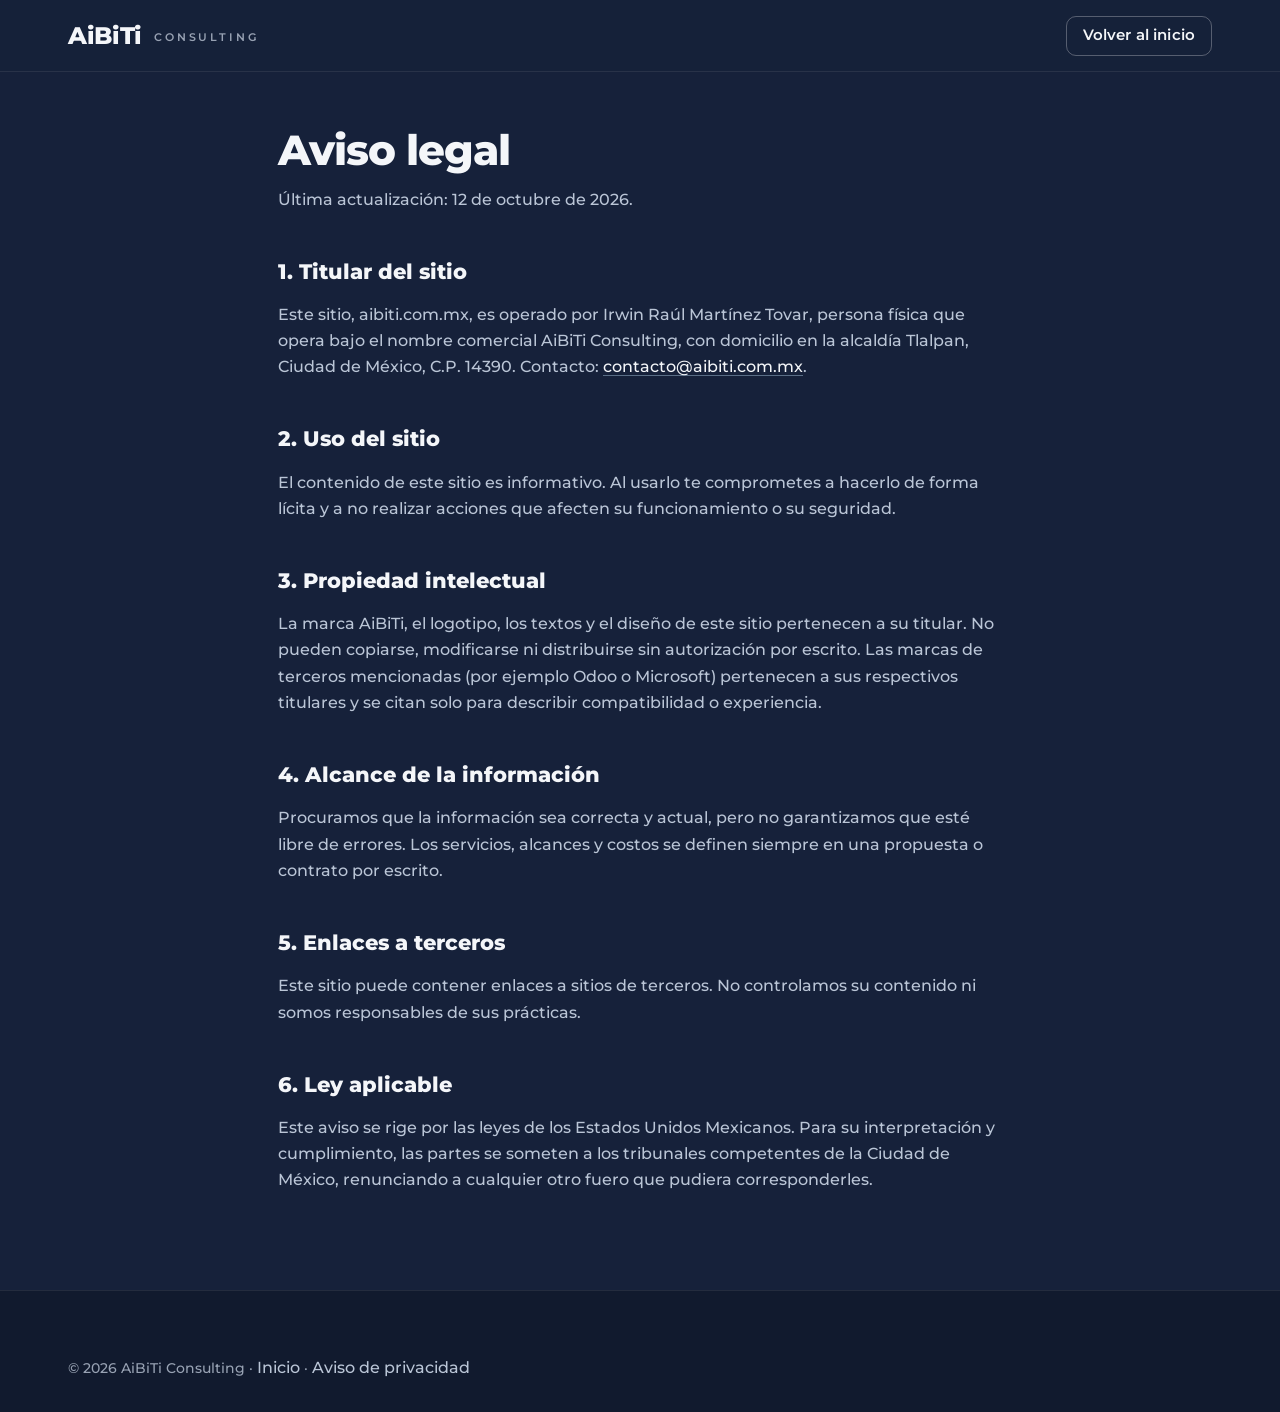
<file: aviso-legal.html>
<!DOCTYPE html>
<html lang="es-MX">
<head>
  <meta charset="utf-8">
  <meta name="viewport" content="width=device-width, initial-scale=1">
  <title>Aviso legal | AiBiTi Consulting</title>
  <meta name="description" content="Términos básicos de uso del sitio web de AiBiTi Consulting.">
  <link rel="canonical" href="https://aibiti.com.mx/aviso-legal.html">
  <link rel="icon" href="assets/img/favicon.svg" type="image/svg+xml">
  <link rel="stylesheet" href="assets/css/styles.css?v=20261022c">
  <script>(function(d){var m=['ene','feb','mar','abr','may','jun','jul','ago','sep','oct','nov','dic'],q=/[?&]mes=([a-z]{3})/.exec(location.search);d.setAttribute('data-mes',q&&m.indexOf(q[1])>-1?q[1]:m[new Date().getMonth()]);})(document.documentElement);</script>
</head>
<body>
  <a class="skip-link" href="#contenido">Saltar al contenido</a>
  <header class="site-header">
    <div class="container nav">
      <a class="brand" href="index.html" aria-label="AiBiTi Consulting, volver al inicio">
        <span class="brand-name" aria-hidden="true">Ai<span class="dim">B</span>i<span class="dim">T</span>i</span>
        <span class="brand-sub" aria-hidden="true">Consulting</span>
      </a>
      <a class="btn btn--ghost btn--sm" href="index.html">Volver al inicio</a>
    </div>
  </header>

  <main id="contenido" class="legal">
    <div class="container">

      <h1>Aviso legal</h1>
      <p>Última actualización: 12 de octubre de 2026.</p>

      <h2>1. Titular del sitio</h2>
      <p>Este sitio, aibiti.com.mx, es operado por Irwin Raúl Martínez Tovar, persona física que opera bajo el nombre comercial AiBiTi Consulting, con domicilio en la alcaldía Tlalpan, Ciudad de México, C.P. 14390. Contacto: <a href="mailto:contacto@aibiti.com.mx">contacto@aibiti.com.mx</a>.</p>

      <h2>2. Uso del sitio</h2>
      <p>El contenido de este sitio es informativo. Al usarlo te comprometes a hacerlo de forma lícita y a no realizar acciones que afecten su funcionamiento o su seguridad.</p>

      <h2>3. Propiedad intelectual</h2>
      <p>La marca AiBiTi, el logotipo, los textos y el diseño de este sitio pertenecen a su titular. No pueden copiarse, modificarse ni distribuirse sin autorización por escrito. Las marcas de terceros mencionadas (por ejemplo Odoo o Microsoft) pertenecen a sus respectivos titulares y se citan solo para describir compatibilidad o experiencia.</p>

      <h2>4. Alcance de la información</h2>
      <p>Procuramos que la información sea correcta y actual, pero no garantizamos que esté libre de errores. Los servicios, alcances y costos se definen siempre en una propuesta o contrato por escrito.</p>

      <h2>5. Enlaces a terceros</h2>
      <p>Este sitio puede contener enlaces a sitios de terceros. No controlamos su contenido ni somos responsables de sus prácticas.</p>

      <h2>6. Ley aplicable</h2>
      <p>Este aviso se rige por las leyes de los Estados Unidos Mexicanos. Para su interpretación y cumplimiento, las partes se someten a los tribunales competentes de la Ciudad de México, renunciando a cualquier otro fuero que pudiera corresponderles.</p>
    </div>
  </main>

  <footer class="site-footer">
    <div class="container">
      <p class="footer-bottom" style="margin:0;border:0;padding:0">© 2026 AiBiTi Consulting · <a href="index.html">Inicio</a> · <a href="privacidad.html">Aviso de privacidad</a></p>
    </div>
  </footer>
</body>
</html>
</file>
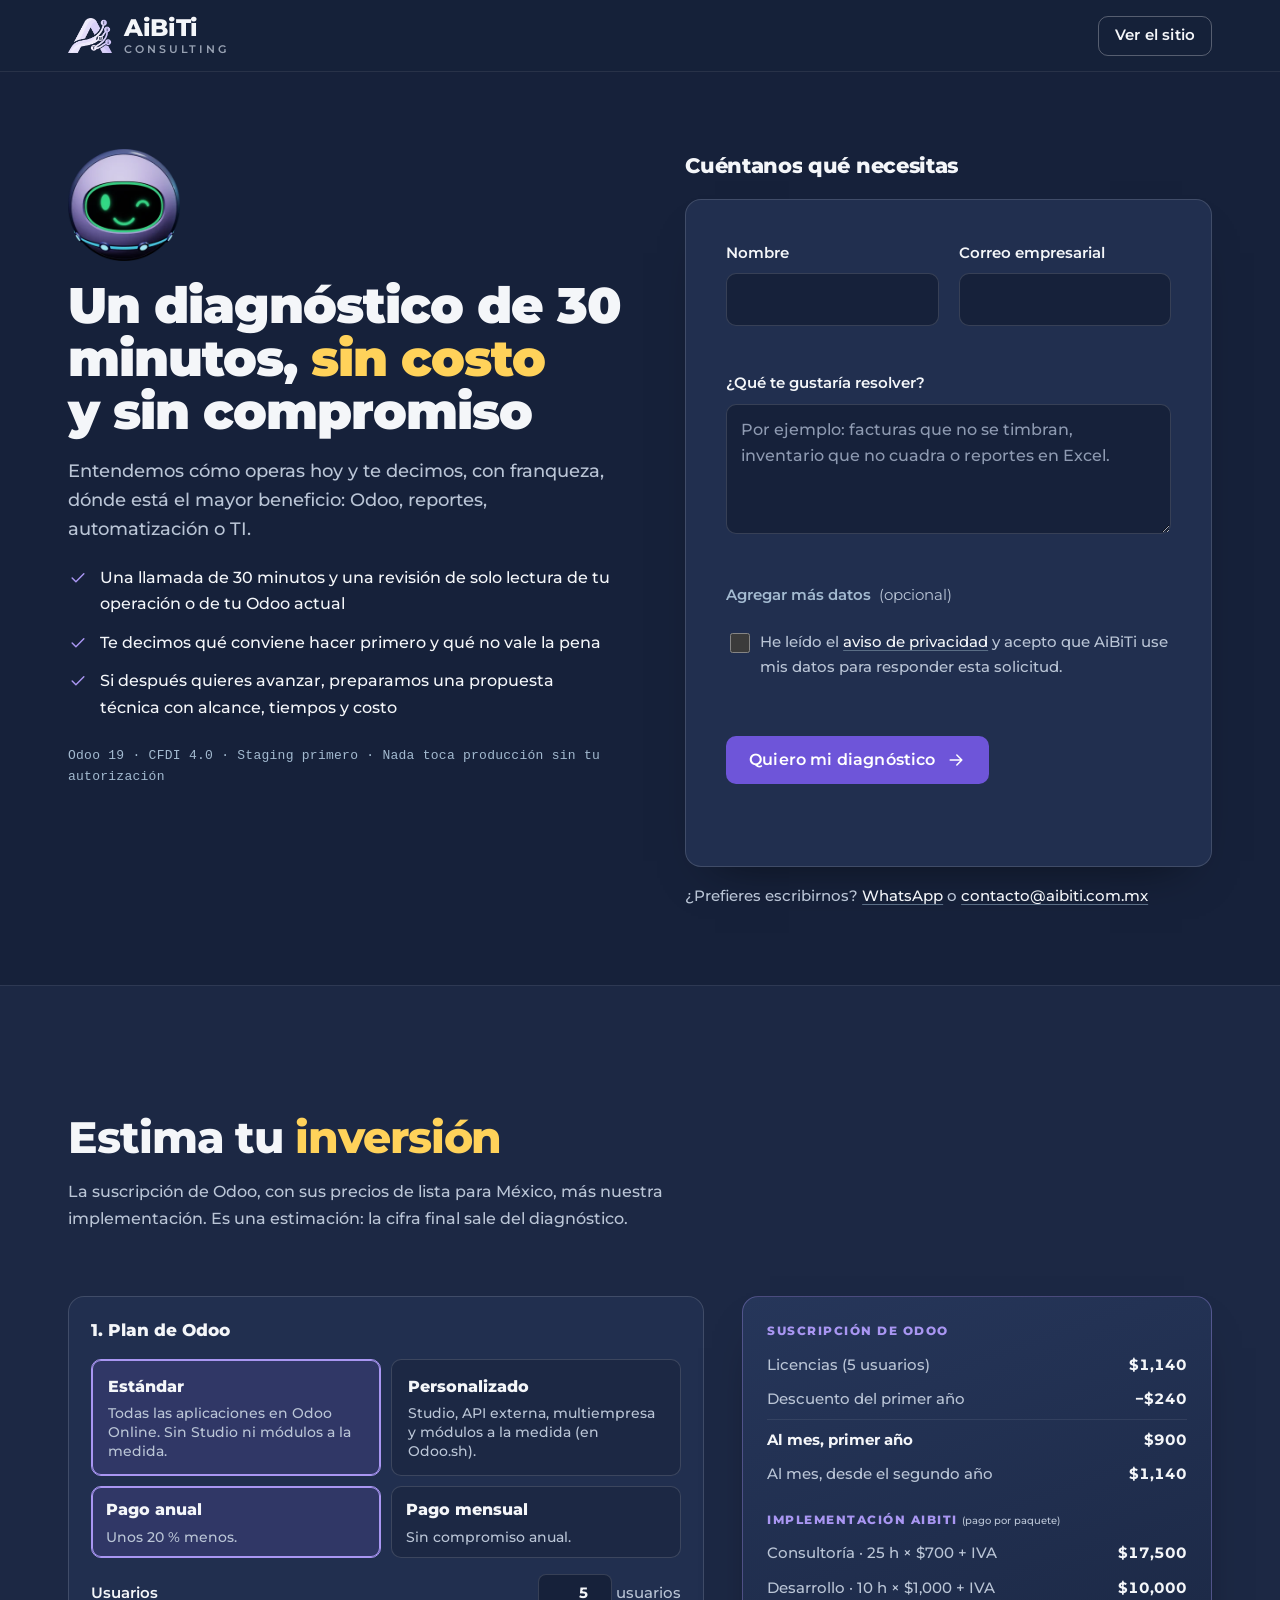
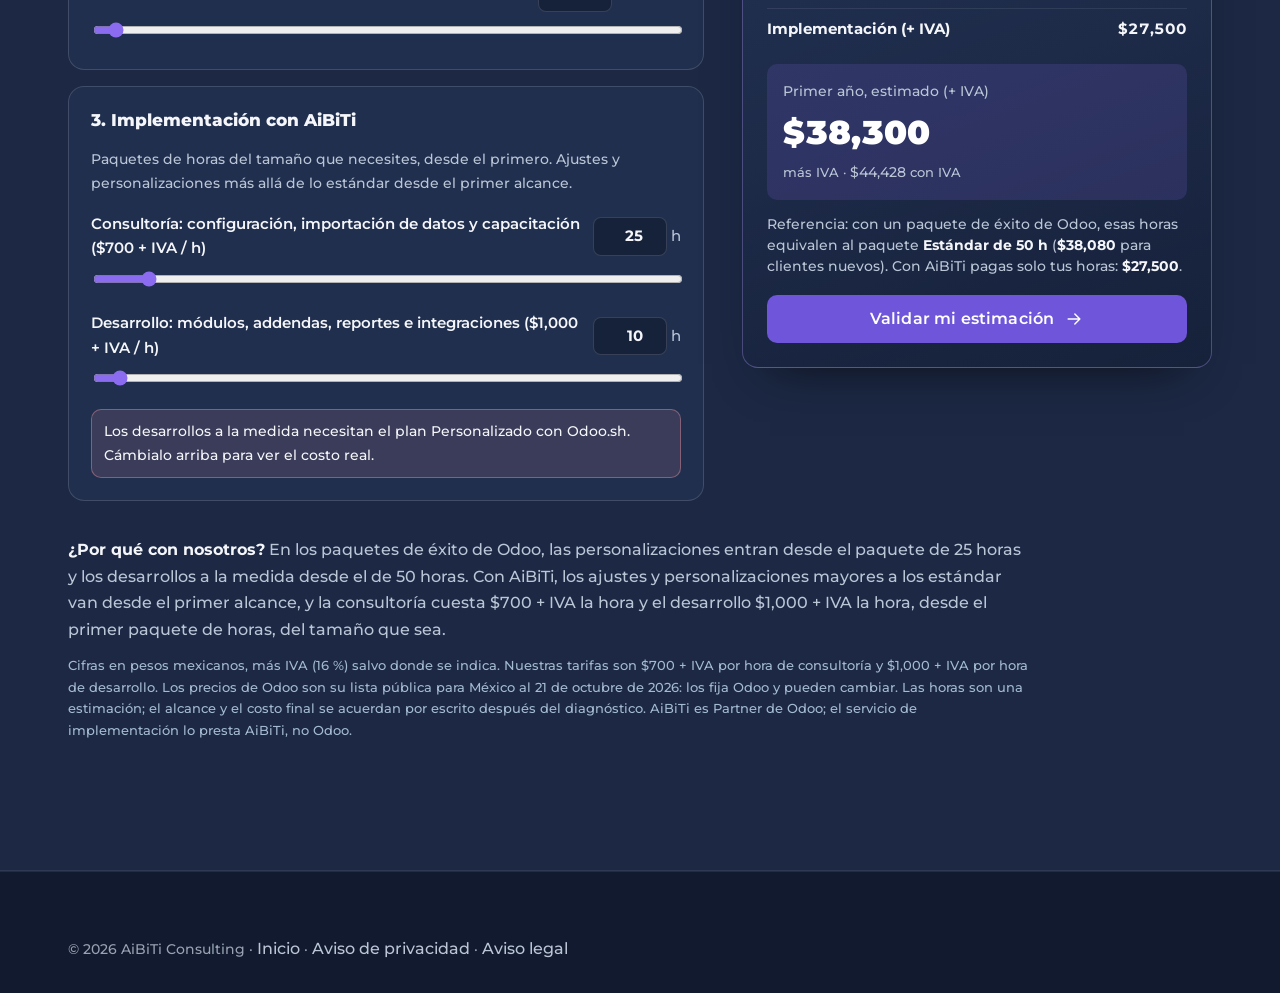
<file: diagnostico.html>
<!DOCTYPE html>
<html lang="es-MX">
<head>
  <meta charset="utf-8">
  <meta name="viewport" content="width=device-width, initial-scale=1">
  <title>Diagnóstico de 30 minutos, sin costo | AiBiTi Consulting</title>
  <meta name="description" content="Agenda un diagnóstico de 30 minutos, sin costo y sin compromiso: revisamos tu operación o tu Odoo y te decimos dónde está el mayor beneficio.">
  <meta name="robots" content="noindex, follow">
  <meta name="theme-color" content="#16213A">
  <meta name="color-scheme" content="dark">
  <link rel="canonical" href="https://aibiti.com.mx/diagnostico.html">

  <meta property="og:type" content="website">
  <meta property="og:locale" content="es_MX">
  <meta property="og:site_name" content="AiBiTi Consulting">
  <meta property="og:title" content="Diagnóstico de 30 minutos, sin costo | AiBiTi Consulting">
  <meta property="og:description" content="Revisamos tu operación o tu Odoo y te decimos, con franqueza, dónde está el mayor beneficio.">
  <meta property="og:url" content="https://aibiti.com.mx/diagnostico.html">
  <meta property="og:image" content="https://aibiti.com.mx/assets/img/og-banner.jpg">
  <meta property="og:image:width" content="1200">
  <meta property="og:image:height" content="630">
  <meta name="twitter:card" content="summary_large_image">

  <link rel="icon" href="assets/img/favicon.svg" type="image/svg+xml">
  <link rel="icon" href="assets/img/favicon-32.png" sizes="32x32" type="image/png">
  <link rel="apple-touch-icon" href="assets/img/apple-touch-icon.png">
  <link rel="preload" href="assets/fonts/montserrat-latin-wght-normal.woff2" as="font" type="font/woff2" crossorigin>
  <link rel="stylesheet" href="assets/css/styles.css?v=20261022c">
  <script>(function(d){d.classList.add('js');var m=['ene','feb','mar','abr','may','jun','jul','ago','sep','oct','nov','dic'],q=/[?&]mes=([a-z]{3})/.exec(location.search);d.setAttribute('data-mes',q&&m.indexOf(q[1])>-1?q[1]:m[new Date().getMonth()]);})(document.documentElement);</script>
</head>

<body>
  <a class="skip-link" href="#contenido">Saltar al contenido</a>

  <svg width="0" height="0" style="position:absolute" aria-hidden="true" focusable="false">
    <symbol id="i-arrow" viewBox="0 0 24 24"><path d="M5 12h14M13 6l6 6-6 6"/></symbol>
    <symbol id="i-check" viewBox="0 0 24 24"><path d="M5 12l4.5 4.5L19 7"/></symbol>
    <symbol id="i-chat" viewBox="0 0 24 24"><path d="M21 12a8 8 0 0 1-11.8 7L4 20.5 5.5 16A8 8 0 1 1 21 12z"/></symbol>
  </svg>

  <header class="site-header">
    <div class="container nav">
      <a class="brand" href="index.html" aria-label="AiBiTi Consulting, ir al sitio">
        <img class="brand-mark" src="assets/img/aibiti-mark-dark.png?v=2" width="160" height="129" alt="" aria-hidden="true">
        <span class="brand-text"><span class="brand-name" aria-hidden="true">Ai<span class="dim">B</span>i<span class="dim">T</span>i</span>
        <span class="brand-sub" aria-hidden="true">Consulting</span></span>
      </a>
      <a class="btn btn--ghost btn--sm" href="index.html">Ver el sitio</a>
    </div>
  </header>

  <main id="contenido">
    <section class="lp" aria-labelledby="titulo-lp">
      <div class="container lp-grid">
        <div class="lp-copy">
          <img class="orbe orbe--lp" data-orbe-contacto src="assets/img/orbe/guino.webp" width="256" height="256" alt="" aria-hidden="true">
          <h1 id="titulo-lp">Un diagnóstico de 30 minutos, <span class="kw">sin costo</span> y sin compromiso</h1>
          <p class="lead">Entendemos cómo operas hoy y te decimos, con franqueza, dónde está el mayor beneficio: Odoo, reportes, automatización o TI.</p>
          <ul class="ticks">
            <li><svg class="icon" aria-hidden="true"><use href="#i-check"/></svg>Una llamada de 30 minutos y una revisión de solo lectura de tu operación o de tu Odoo actual</li>
            <li><svg class="icon" aria-hidden="true"><use href="#i-check"/></svg>Te decimos qué conviene hacer primero y qué no vale la pena</li>
            <li><svg class="icon" aria-hidden="true"><use href="#i-check"/></svg>Si después quieres avanzar, preparamos una propuesta técnica con alcance, tiempos y costo</li>
          </ul>
          <p class="lp-note">Odoo 19 · CFDI 4.0 · Staging primero · Nada toca producción sin tu autorización</p>
        </div>

        <div class="lp-form" id="contacto">
          <!-- El calendario se muestra solo cuando CONFIG.calLink (main.js) tiene un enlace real de Cal.com -->
          <div class="contact-cal lp-cal" id="agendar" role="region" aria-labelledby="titulo-agendar" hidden>
            <h2 id="titulo-agendar">Elige tu horario · 30 min</h2>
            <div class="cal-embed" id="cal-embed"><p class="cal-loading">Cargando calendario…</p></div>
          </div>
          <h2 data-form-titulo>Cuéntanos qué necesitas</h2>
          <form class="form" id="form-contacto" method="post" action="https://api.web3forms.com/submit" aria-describedby="estado-form">
            <input type="hidden" name="access_key" value="cb075f15-5f40-48ce-afd1-38ef0a3283c8">
            <input type="hidden" name="redirect" value="https://aibiti.com.mx/gracias.html">
            <input type="hidden" name="subject" value="Nuevo diagnóstico desde la landing (aibiti.com.mx/diagnostico)">
            <input type="hidden" name="from_name" value="Landing AiBiTi">
            <input type="hidden" name="utm_source" data-utm>
            <input type="hidden" name="utm_medium" data-utm>
            <input type="hidden" name="utm_campaign" data-utm>
            <input type="hidden" name="utm_content" data-utm>
            <input type="hidden" name="utm_term" data-utm>
            <input type="hidden" name="pagina" value="diagnostico">
            <div class="hp" aria-hidden="true"><label>No llenar este campo <input type="checkbox" name="botcheck" tabindex="-1"></label></div>

            <div class="field">
              <label for="nombre">Nombre</label>
              <input id="nombre" name="nombre" type="text" autocomplete="name" required aria-describedby="err-nombre">
              <span class="field-error" id="err-nombre"></span>
            </div>
            <div class="field">
              <label for="correo">Correo empresarial</label>
              <input id="correo" name="correo" type="email" autocomplete="email" required aria-describedby="err-correo">
              <span class="field-error" id="err-correo"></span>
            </div>
            <div class="field field--full">
              <label for="mensaje">¿Qué te gustaría resolver?</label>
              <textarea id="mensaje" name="mensaje" required aria-describedby="err-mensaje" placeholder="Por ejemplo: facturas que no se timbran, inventario que no cuadra o reportes en Excel."></textarea>
              <span class="field-error" id="err-mensaje"></span>
            </div>

            <details class="more field--full">
              <summary>Agregar más datos <span class="opt">(opcional)</span></summary>
              <div class="more-grid">
                <div class="field">
                  <label for="telefono">Teléfono o WhatsApp</label>
                  <input id="telefono" name="telefono" type="tel" autocomplete="tel" inputmode="tel">
                </div>
                <div class="field">
                  <label for="empresa">Empresa</label>
                  <input id="empresa" name="empresa" type="text" autocomplete="organization">
                </div>
                <div class="field field--full">
                  <label for="servicio">Tipo de servicio</label>
                  <select id="servicio" name="servicio">
                    <option value="">Selecciona una opción</option>
                    <option>Odoo (implementación o desarrollo)</option>
                    <option>Business Intelligence</option>
                    <option>Inteligencia Artificial</option>
                    <option>TI (Microsoft 365, integraciones)</option>
                    <option>Varios de los anteriores</option>
                    <option>Otro</option>
                  </select>
                </div>
              </div>
            </details>

            <label class="consent">
              <input type="checkbox" id="consentimiento" name="consentimiento" required aria-describedby="err-consentimiento">
              <span>He leído el <a href="privacidad.html" target="_blank" rel="noopener">aviso de privacidad</a> y acepto que AiBiTi use mis datos para responder esta solicitud.</span>
            </label>
            <span class="field-error field-error--full" id="err-consentimiento"></span>

            <div class="form-actions">
              <button class="btn btn--primary" type="submit" id="btn-enviar">Quiero mi diagnóstico <svg class="icon" aria-hidden="true"><use href="#i-arrow"/></svg></button>
            </div>
            <p class="form-status" id="estado-form" role="status" aria-live="polite"></p>
          </form>
          <p class="lp-alt">¿Prefieres escribirnos? <a id="btn-whatsapp" href="mailto:contacto@aibiti.com.mx" rel="noopener">WhatsApp</a> o <a href="mailto:contacto@aibiti.com.mx">contacto@aibiti.com.mx</a></p>
        </div>
      </div>
    </section>

    <!-- ============================ COTIZADOR ============================ -->
    <!-- Precios de lista de Odoo para México (sin IVA) consultados el 21-oct-2026 en odoo.com/es/pricing-configurator y /pricing-packs.
         Se actualizan en assets/js/main.js (ODOO y TARIFA, módulo cotizador). -->
    <section id="precios" class="section section--tinted" aria-labelledby="titulo-precios">
      <div class="container">
        <div class="section-head reveal">
          <h2 id="titulo-precios">Estima tu <span class="kw">inversión</span></h2>
          <p>La suscripción de Odoo, con sus precios de lista para México, más nuestra implementación. Es una estimación: la cifra final sale del diagnóstico.</p>
        </div>

        <div class="calc" data-calc>
          <form class="calc-form" onsubmit="return false" aria-label="Datos para estimar la inversión">
            <fieldset class="calc-group">
              <legend>1. Plan de Odoo</legend>
              <div class="calc-opts">
                <label class="calc-opt"><input type="radio" name="plan" value="estandar" checked><span class="calc-opt-title">Estándar</span><span class="calc-opt-desc">Todas las aplicaciones en Odoo Online. Sin Studio ni módulos a la medida.</span></label>
                <label class="calc-opt"><input type="radio" name="plan" value="personalizado"><span class="calc-opt-title">Personalizado</span><span class="calc-opt-desc">Studio, API externa, multiempresa y módulos a la medida (en Odoo.sh).</span></label>
              </div>
              <div class="calc-opts calc-opts--sm">
                <label class="calc-opt"><input type="radio" name="cobro" value="anual" checked><span class="calc-opt-title">Pago anual</span><span class="calc-opt-desc">Unos 20 % menos.</span></label>
                <label class="calc-opt"><input type="radio" name="cobro" value="mensual"><span class="calc-opt-title">Pago mensual</span><span class="calc-opt-desc">Sin compromiso anual.</span></label>
              </div>
              <div class="calc-range">
                <div class="calc-range-head"><label for="usuarios">Usuarios</label><span><input class="calc-num" type="number" id="usuarios" name="usuarios" min="1" max="150" step="1" value="5" inputmode="numeric"> usuarios</span></div>
                <input type="range" min="1" max="150" step="1" value="5" data-pair="usuarios" aria-hidden="true" tabindex="-1">
              </div>
            </fieldset>

            <fieldset class="calc-group" data-only="personalizado" hidden>
              <legend>2. Alojamiento</legend>
              <div class="calc-opts calc-opts--sm">
                <label class="calc-opt"><input type="radio" name="alojamiento" value="online"><span class="calc-opt-title">Odoo Online</span><span class="calc-opt-desc">Incluido. Sin módulos propios.</span></label>
                <label class="calc-opt"><input type="radio" name="alojamiento" value="sh" checked><span class="calc-opt-title">Odoo.sh</span><span class="calc-opt-desc">Para módulos a la medida, con staging.</span></label>
              </div>
              <div data-only="sh">
              <div class="calc-range">
                <div class="calc-range-head"><label for="workers">Workers</label><span><input class="calc-num" type="number" id="workers" name="workers" min="1" max="8" step="1" value="1" inputmode="numeric"> </span></div>
                <input type="range" min="1" max="8" step="1" value="1" data-pair="workers" aria-hidden="true" tabindex="-1">
              </div>
              <div class="calc-range">
                <div class="calc-range-head"><label for="gb">Almacenamiento</label><span><input class="calc-num" type="number" id="gb" name="gb" min="1" max="200" step="1" value="5" inputmode="numeric"> GB</span></div>
                <input type="range" min="1" max="200" step="1" value="5" data-pair="gb" aria-hidden="true" tabindex="-1">
              </div>
              <div class="calc-range">
                <div class="calc-range-head"><label for="staging">Entornos de prueba (staging)</label><span><input class="calc-num" type="number" id="staging" name="staging" min="0" max="5" step="1" value="1" inputmode="numeric"> </span></div>
                <input type="range" min="0" max="5" step="1" value="1" data-pair="staging" aria-hidden="true" tabindex="-1">
              </div>
              </div>
            </fieldset>

            <fieldset class="calc-group">
              <legend>3. Implementación con AiBiTi</legend>
              <p class="calc-help">Paquetes de horas del tamaño que necesites, desde el primero. Ajustes y personalizaciones más allá de lo estándar desde el primer alcance.</p>
              <div class="calc-range">
                <div class="calc-range-head"><label for="h_consultoria">Consultoría: configuración, importación de datos y capacitación ($700 + IVA / h)</label><span><input class="calc-num" type="number" id="h_consultoria" name="h_consultoria" min="0" max="300" step="1" value="25" inputmode="numeric"> h</span></div>
                <input type="range" min="0" max="300" step="1" value="25" data-pair="h_consultoria" aria-hidden="true" tabindex="-1">
              </div>
              <div class="calc-range">
                <div class="calc-range-head"><label for="h_desarrollo">Desarrollo: módulos, addendas, reportes e integraciones ($1,000 + IVA / h)</label><span><input class="calc-num" type="number" id="h_desarrollo" name="h_desarrollo" min="0" max="300" step="1" value="10" inputmode="numeric"> h</span></div>
                <input type="range" min="0" max="300" step="1" value="10" data-pair="h_desarrollo" aria-hidden="true" tabindex="-1">
              </div>
              <p class="calc-warn" data-aviso="estandar" hidden>Los desarrollos a la medida necesitan el plan Personalizado con Odoo.sh. Cámbialo arriba para ver el costo real.</p>
            </fieldset>
          </form>

          <aside class="calc-sum" aria-label="Resumen de la estimación">
            <h3>Suscripción de Odoo</h3>
            <div class="sum-row"><span>Licencias (<span data-out="usuarios">5</span> usuarios)</span><strong data-out="lic">—</strong></div>
            <div class="sum-row"><span>Descuento del primer año</span><strong data-out="desc">—</strong></div>
            <div class="sum-row" data-row="hosting" hidden><span>Odoo.sh</span><strong data-out="hosting">—</strong></div>
            <div class="sum-row sum-row--em"><span>Al mes, primer año</span><strong data-out="mes1">—</strong></div>
            <div class="sum-row"><span>Al mes, desde el segundo año</span><strong data-out="mes2">—</strong></div>

            <h3>Implementación AiBiTi <small>(pago por paquete)</small></h3>
            <div class="sum-row"><span>Consultoría · <span data-out="hc">25</span> h × $700 + IVA</span><strong data-out="impc">—</strong></div>
            <div class="sum-row"><span>Desarrollo · <span data-out="hd">10</span> h × $1,000 + IVA</span><strong data-out="impd">—</strong></div>
            <div class="sum-row sum-row--em"><span>Implementación (+ IVA)</span><strong data-out="impl">—</strong></div>

            <div class="sum-total" aria-live="polite"><span>Primer año, estimado (+ IVA)</span><strong data-out="anio1">—</strong><small>más IVA · <span data-out="anio1iva">—</span> con IVA</small></div>

            <div class="calc-compare" data-compare>
              <p data-has-pack>Referencia: con un paquete de éxito de Odoo, esas horas equivalen al paquete <strong data-out="pack">—</strong> (<strong data-out="packp">—</strong> para clientes nuevos). Con AiBiTi pagas solo tus horas: <strong data-out="nuestro">—</strong>.</p>
              <p data-no-pack hidden>Para más de 200 horas, Odoo cotiza por días de consultoría. Con AiBiTi sigues pagando por hora: <strong data-out="nuestro2">—</strong>.</p>
            </div>
            <a class="btn btn--primary calc-cta" href="#contacto" data-agendar>Validar mi estimación <svg class="icon" aria-hidden="true"><use href="#i-arrow"/></svg></a>
          </aside>
        </div>

        <div class="calc-notes reveal">
          <p><strong>¿Por qué con nosotros?</strong> En los paquetes de éxito de Odoo, las personalizaciones entran desde el paquete de 25 horas y los desarrollos a la medida desde el de 50 horas. Con AiBiTi, los ajustes y personalizaciones mayores a los estándar van desde el primer alcance, y la consultoría cuesta $700 + IVA la hora y el desarrollo $1,000 + IVA la hora, desde el primer paquete de horas, del tamaño que sea.</p>
          <p class="calc-fine">Cifras en pesos mexicanos, más IVA (16 %) salvo donde se indica. Nuestras tarifas son $700 + IVA por hora de consultoría y $1,000 + IVA por hora de desarrollo. Los precios de Odoo son su lista pública para México al 21 de octubre de 2026: los fija Odoo y pueden cambiar. Las horas son una estimación; el alcance y el costo final se acuerdan por escrito después del diagnóstico. AiBiTi es Partner de Odoo; el servicio de implementación lo presta AiBiTi, no Odoo.</p>
        </div>
      </div>
    </section>
  </main>

  <footer class="site-footer">
    <div class="container">
      <p class="footer-bottom" style="margin:0;border:0;padding:0">© 2026 AiBiTi Consulting · <a href="index.html">Inicio</a> · <a href="privacidad.html">Aviso de privacidad</a> · <a href="aviso-legal.html">Aviso legal</a></p>
    </div>
  </footer>

  <script src="assets/js/main.js?v=20261022c" defer></script>
</body>
</html>
</file>
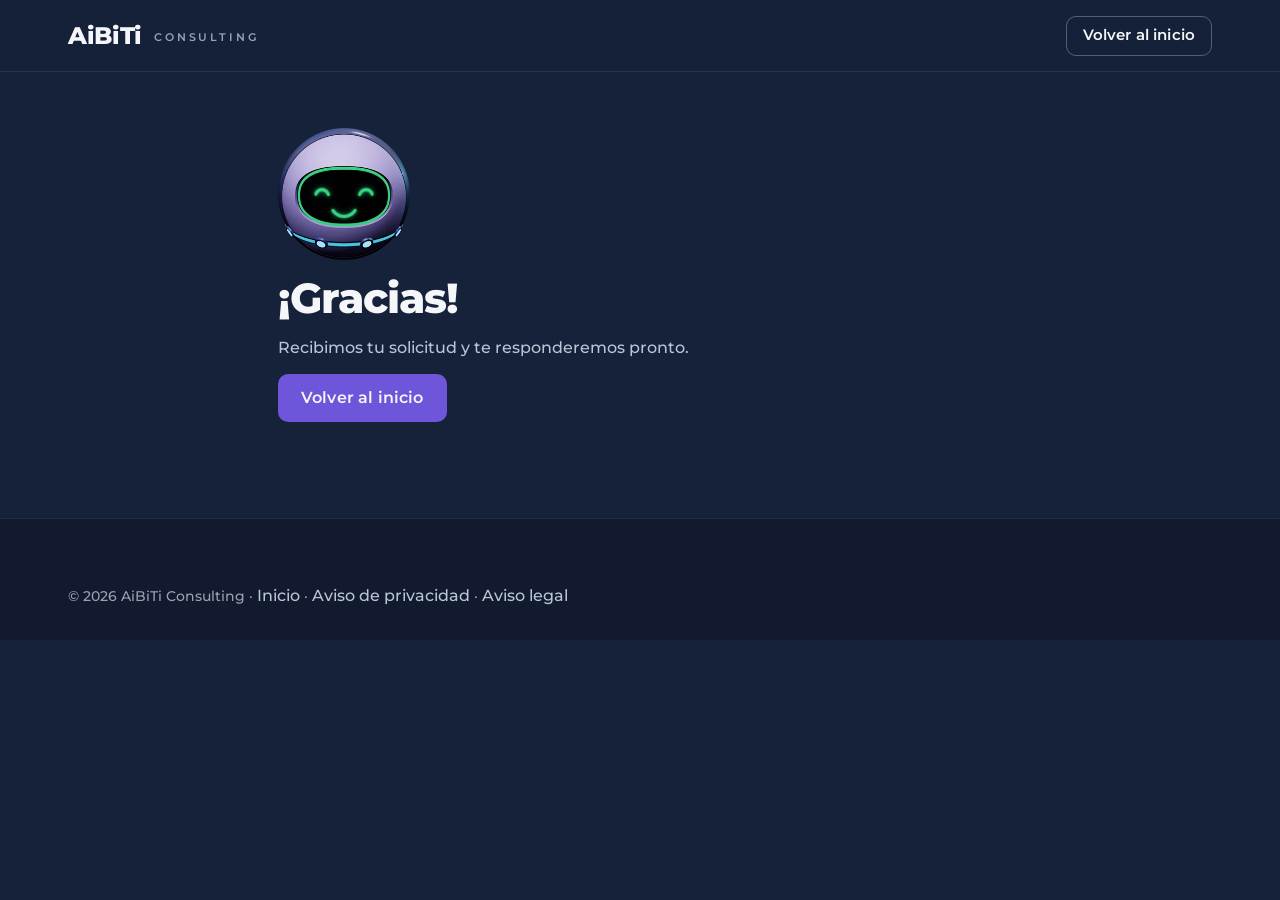
<file: gracias.html>
<!DOCTYPE html>
<html lang="es-MX">
<head>
  <meta charset="utf-8">
  <meta name="viewport" content="width=device-width, initial-scale=1">
  <title>Gracias | AiBiTi Consulting</title>
  <meta name="description" content="Recibimos tu solicitud.">
  <meta name="robots" content="noindex">
  <link rel="canonical" href="https://aibiti.com.mx/gracias.html">
  <link rel="icon" href="assets/img/favicon.svg" type="image/svg+xml">
  <link rel="stylesheet" href="assets/css/styles.css?v=20261022c">
  <script>(function(d){var m=['ene','feb','mar','abr','may','jun','jul','ago','sep','oct','nov','dic'],q=/[?&]mes=([a-z]{3})/.exec(location.search);d.setAttribute('data-mes',q&&m.indexOf(q[1])>-1?q[1]:m[new Date().getMonth()]);})(document.documentElement);</script>
</head>
<body>
  <a class="skip-link" href="#contenido">Saltar al contenido</a>
  <header class="site-header">
    <div class="container nav">
      <a class="brand" href="index.html" aria-label="AiBiTi Consulting, volver al inicio">
        <span class="brand-name" aria-hidden="true">Ai<span class="dim">B</span>i<span class="dim">T</span>i</span>
        <span class="brand-sub" aria-hidden="true">Consulting</span>
      </a>
      <a class="btn btn--ghost btn--sm" href="index.html">Volver al inicio</a>
    </div>
  </header>

  <main id="contenido" class="legal">
    <div class="container">
      <img class="orbe" src="assets/img/orbe/yaquedo.webp" width="256" height="256" alt="" aria-hidden="true" style="width:132px;margin-bottom:16px">
      <h1>¡Gracias!</h1>
      <p>Recibimos tu solicitud y te responderemos pronto.</p>
      <p><a class="btn btn--primary" href="index.html">Volver al inicio</a></p>
    </div>
  </main>

  <footer class="site-footer">
    <div class="container">
      <p class="footer-bottom" style="margin:0;border:0;padding:0">© 2026 AiBiTi Consulting · <a href="index.html">Inicio</a> · <a href="privacidad.html">Aviso de privacidad</a> · <a href="aviso-legal.html">Aviso legal</a></p>
    </div>
  </footer>
</body>
</html>
</file>
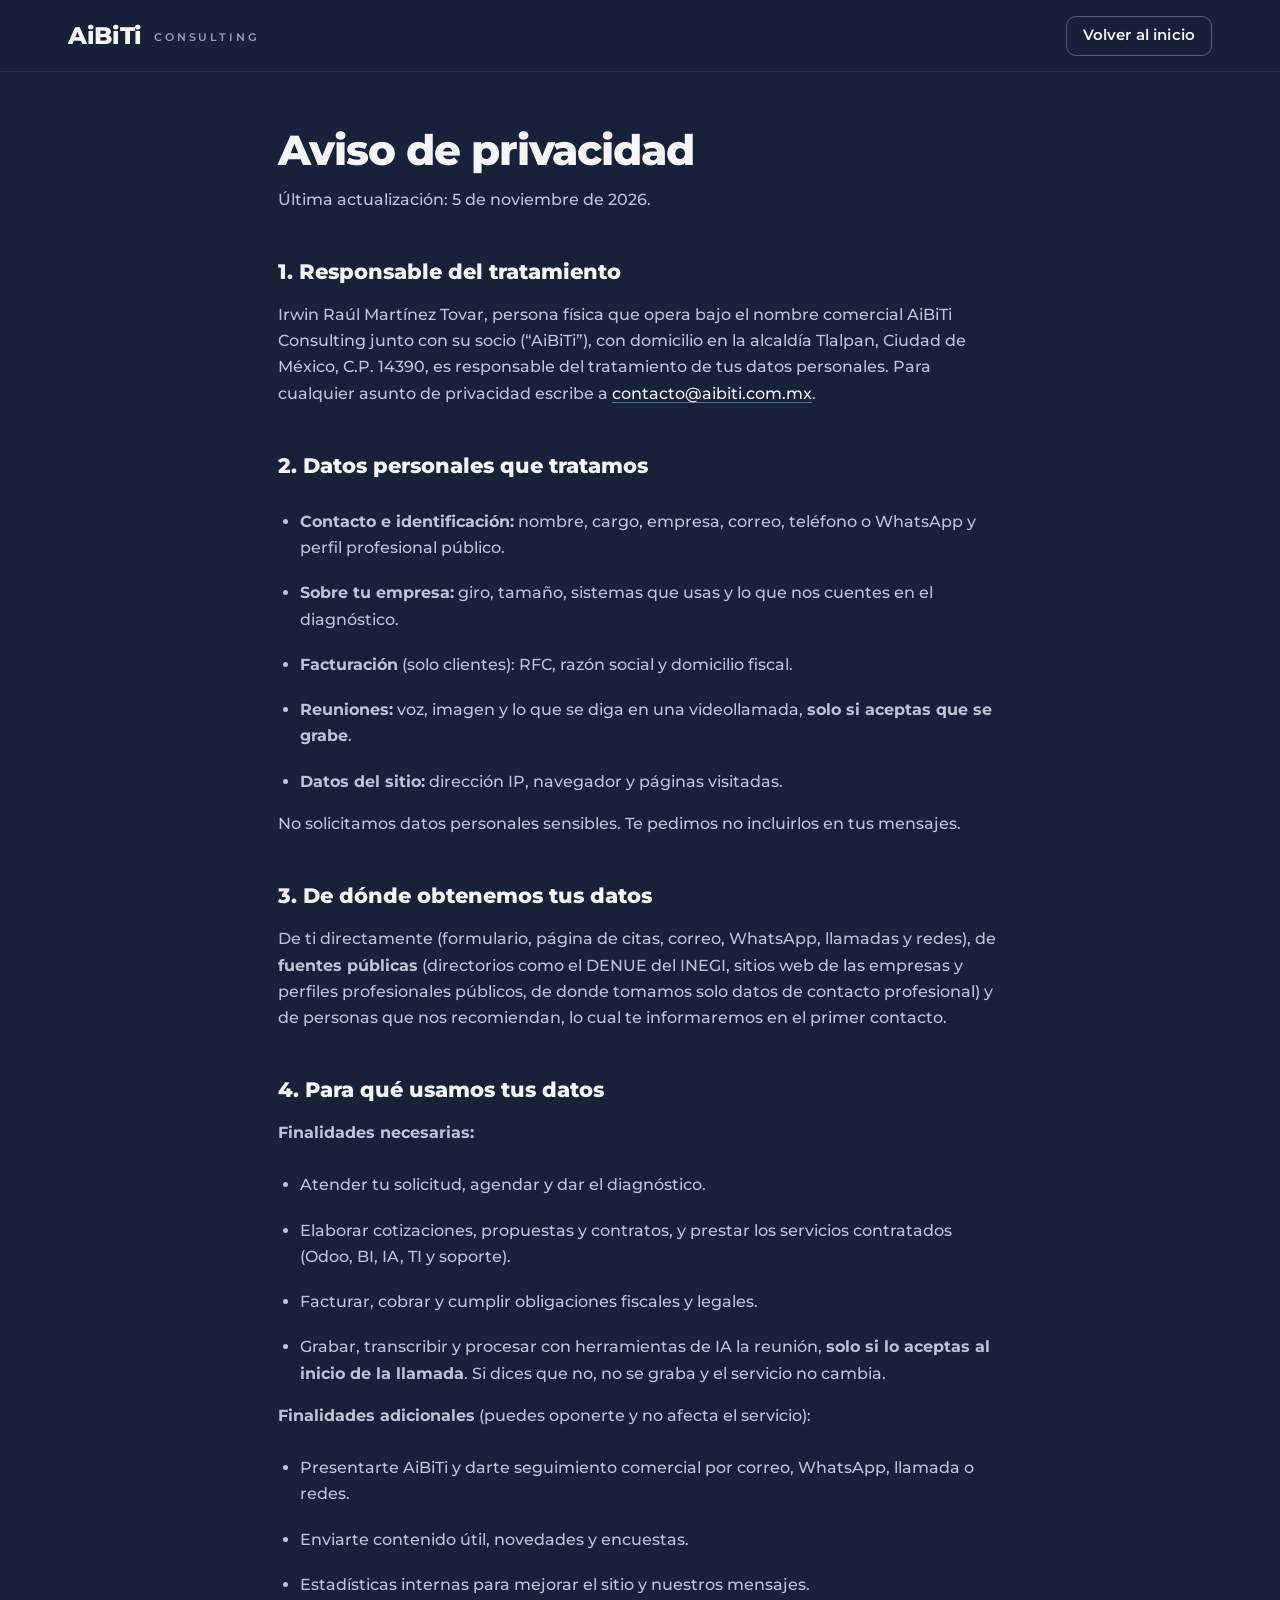
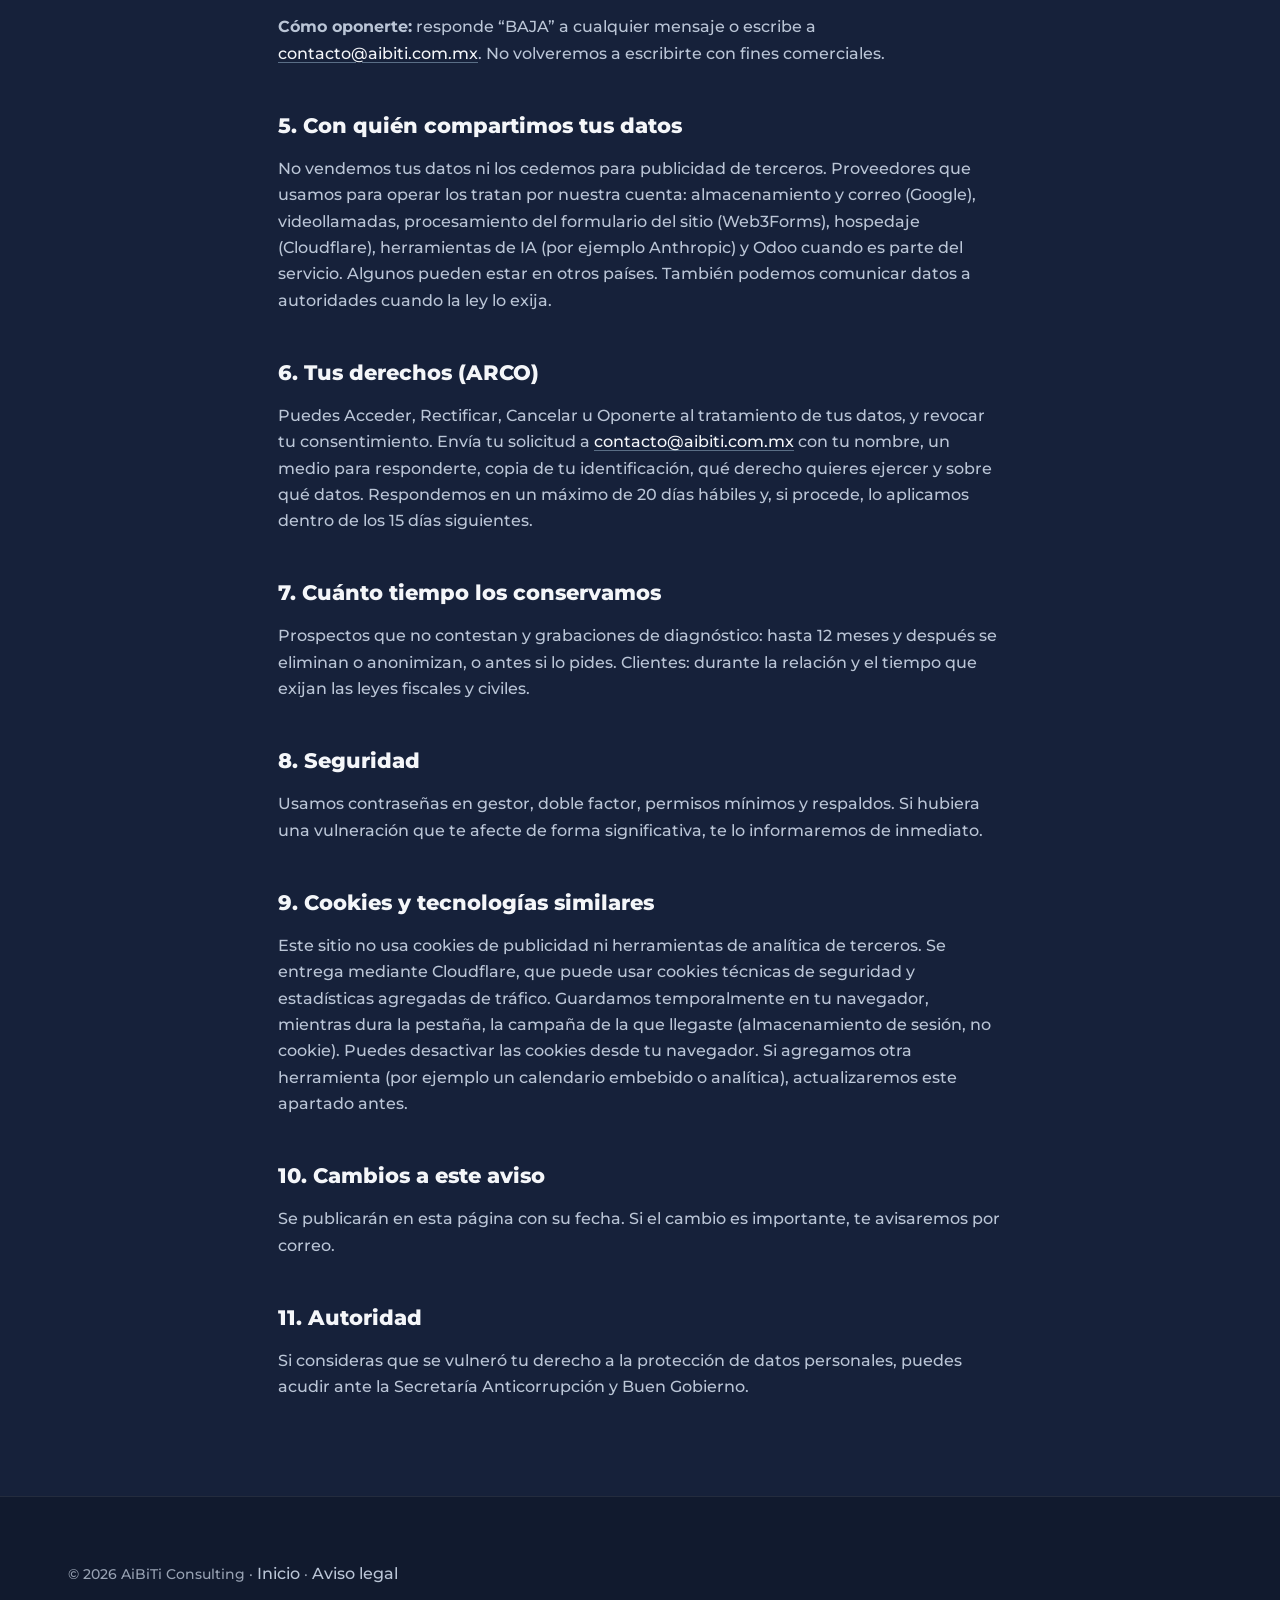
<file: privacidad.html>
<!DOCTYPE html>
<html lang="es-MX">
<head>
  <meta charset="utf-8">
  <meta name="viewport" content="width=device-width, initial-scale=1">
  <title>Aviso de privacidad | AiBiTi Consulting</title>
  <meta name="description" content="Aviso de privacidad de AiBiTi Consulting: qué datos personales recabamos, para qué los usamos y cómo ejercer tus derechos.">
  <link rel="canonical" href="https://aibiti.com.mx/privacidad.html">
  <link rel="icon" href="assets/img/favicon.svg" type="image/svg+xml">
  <link rel="stylesheet" href="assets/css/styles.css?v=20261022c">
  <script>(function(d){var m=['ene','feb','mar','abr','may','jun','jul','ago','sep','oct','nov','dic'],q=/[?&]mes=([a-z]{3})/.exec(location.search);d.setAttribute('data-mes',q&&m.indexOf(q[1])>-1?q[1]:m[new Date().getMonth()]);})(document.documentElement);</script>
</head>
<body>
  <a class="skip-link" href="#contenido">Saltar al contenido</a>
  <header class="site-header">
    <div class="container nav">
      <a class="brand" href="index.html" aria-label="AiBiTi Consulting, volver al inicio">
        <span class="brand-name" aria-hidden="true">Ai<span class="dim">B</span>i<span class="dim">T</span>i</span>
        <span class="brand-sub" aria-hidden="true">Consulting</span>
      </a>
      <a class="btn btn--ghost btn--sm" href="index.html">Volver al inicio</a>
    </div>
  </header>

  <main id="contenido" class="legal">
    <div class="container">

      <h1>Aviso de privacidad</h1>
      <p>Última actualización: 5 de noviembre de 2026.</p>

      <h2>1. Responsable del tratamiento</h2>
      <p>Irwin Raúl Martínez Tovar, persona física que opera bajo el nombre comercial AiBiTi Consulting junto con su socio (“AiBiTi”), con domicilio en la alcaldía Tlalpan, Ciudad de México, C.P. 14390, es responsable del tratamiento de tus datos personales. Para cualquier asunto de privacidad escribe a <a href="mailto:contacto@aibiti.com.mx">contacto@aibiti.com.mx</a>.</p>

      <h2>2. Datos personales que tratamos</h2>
      <ul>
        <li><strong>Contacto e identificación:</strong> nombre, cargo, empresa, correo, teléfono o WhatsApp y perfil profesional público.</li>
        <li><strong>Sobre tu empresa:</strong> giro, tamaño, sistemas que usas y lo que nos cuentes en el diagnóstico.</li>
        <li><strong>Facturación</strong> (solo clientes): RFC, razón social y domicilio fiscal.</li>
        <li><strong>Reuniones:</strong> voz, imagen y lo que se diga en una videollamada, <strong>solo si aceptas que se grabe</strong>.</li>
        <li><strong>Datos del sitio:</strong> dirección IP, navegador y páginas visitadas.</li>
      </ul>
      <p>No solicitamos datos personales sensibles. Te pedimos no incluirlos en tus mensajes.</p>

      <h2>3. De dónde obtenemos tus datos</h2>
      <p>De ti directamente (formulario, página de citas, correo, WhatsApp, llamadas y redes), de <strong>fuentes públicas</strong> (directorios como el DENUE del INEGI, sitios web de las empresas y perfiles profesionales públicos, de donde tomamos solo datos de contacto profesional) y de personas que nos recomiendan, lo cual te informaremos en el primer contacto.</p>

      <h2>4. Para qué usamos tus datos</h2>
      <p><strong>Finalidades necesarias:</strong></p>
      <ul>
        <li>Atender tu solicitud, agendar y dar el diagnóstico.</li>
        <li>Elaborar cotizaciones, propuestas y contratos, y prestar los servicios contratados (Odoo, BI, IA, TI y soporte).</li>
        <li>Facturar, cobrar y cumplir obligaciones fiscales y legales.</li>
        <li>Grabar, transcribir y procesar con herramientas de IA la reunión, <strong>solo si lo aceptas al inicio de la llamada</strong>. Si dices que no, no se graba y el servicio no cambia.</li>
      </ul>
      <p><strong>Finalidades adicionales</strong> (puedes oponerte y no afecta el servicio):</p>
      <ul>
        <li>Presentarte AiBiTi y darte seguimiento comercial por correo, WhatsApp, llamada o redes.</li>
        <li>Enviarte contenido útil, novedades y encuestas.</li>
        <li>Estadísticas internas para mejorar el sitio y nuestros mensajes.</li>
      </ul>
      <p><strong>Cómo oponerte:</strong> responde “BAJA” a cualquier mensaje o escribe a <a href="mailto:contacto@aibiti.com.mx">contacto@aibiti.com.mx</a>. No volveremos a escribirte con fines comerciales.</p>

      <h2>5. Con quién compartimos tus datos</h2>
      <p>No vendemos tus datos ni los cedemos para publicidad de terceros. Proveedores que usamos para operar los tratan por nuestra cuenta: almacenamiento y correo (Google), videollamadas, procesamiento del formulario del sitio (Web3Forms), hospedaje (Cloudflare), herramientas de IA (por ejemplo Anthropic) y Odoo cuando es parte del servicio. Algunos pueden estar en otros países. También podemos comunicar datos a autoridades cuando la ley lo exija.</p>

      <h2>6. Tus derechos (ARCO)</h2>
      <p>Puedes Acceder, Rectificar, Cancelar u Oponerte al tratamiento de tus datos, y revocar tu consentimiento. Envía tu solicitud a <a href="mailto:contacto@aibiti.com.mx">contacto@aibiti.com.mx</a> con tu nombre, un medio para responderte, copia de tu identificación, qué derecho quieres ejercer y sobre qué datos. Respondemos en un máximo de 20 días hábiles y, si procede, lo aplicamos dentro de los 15 días siguientes.</p>

      <h2>7. Cuánto tiempo los conservamos</h2>
      <p>Prospectos que no contestan y grabaciones de diagnóstico: hasta 12 meses y después se eliminan o anonimizan, o antes si lo pides. Clientes: durante la relación y el tiempo que exijan las leyes fiscales y civiles.</p>

      <h2>8. Seguridad</h2>
      <p>Usamos contraseñas en gestor, doble factor, permisos mínimos y respaldos. Si hubiera una vulneración que te afecte de forma significativa, te lo informaremos de inmediato.</p>

      <h2>9. Cookies y tecnologías similares</h2>
      <p>Este sitio no usa cookies de publicidad ni herramientas de analítica de terceros. Se entrega mediante Cloudflare, que puede usar cookies técnicas de seguridad y estadísticas agregadas de tráfico. Guardamos temporalmente en tu navegador, mientras dura la pestaña, la campaña de la que llegaste (almacenamiento de sesión, no cookie). Puedes desactivar las cookies desde tu navegador. Si agregamos otra herramienta (por ejemplo un calendario embebido o analítica), actualizaremos este apartado antes.</p>

      <h2>10. Cambios a este aviso</h2>
      <p>Se publicarán en esta página con su fecha. Si el cambio es importante, te avisaremos por correo.</p>

      <h2>11. Autoridad</h2>
      <p>Si consideras que se vulneró tu derecho a la protección de datos personales, puedes acudir ante la Secretaría Anticorrupción y Buen Gobierno.</p>
    </div>
  </main>

  <footer class="site-footer">
    <div class="container">
      <p class="footer-bottom" style="margin:0;border:0;padding:0">© 2026 AiBiTi Consulting · <a href="index.html">Inicio</a> · <a href="aviso-legal.html">Aviso legal</a></p>
    </div>
  </footer>
</body>
</html>
</file>
<file: assets/css/styles.css>
/* AiBiTi Consulting. Mundo visual tomado del logotipo: azul marino, gris pizarra y azul acero.
   Tema intermedio: azul marino medio (ni claro ni casi negro). Un solo acento (azul acero).
   Tema fijo en toda la página. */

@font-face {
  font-family: "Montserrat";
  src: url("../fonts/montserrat-latin-ext-wght-normal.woff2") format("woff2");
  font-weight: 100 900;
  font-style: normal;
  font-display: swap;
  unicode-range: U+0100-02BA, U+02BD-02C5, U+02C7-02CC, U+02CE-02D7, U+02DD-02FF, U+0304, U+0308, U+0329, U+1D00-1DBF, U+1E00-1E9F, U+1EF2-1EFF, U+2020, U+20A0-20AB, U+20AD-20C0, U+2113, U+2C60-2C7F, U+A720-A7FF;
}
@font-face {
  font-family: "Montserrat";
  src: url("../fonts/montserrat-latin-wght-normal.woff2") format("woff2");
  font-weight: 100 900;
  font-style: normal;
  font-display: swap;
  unicode-range: U+0000-00FF, U+0131, U+0152-0153, U+02BB-02BC, U+02C6, U+02DA, U+02DC, U+0304, U+0308, U+0329, U+2000-206F, U+20AC, U+2122, U+2191, U+2193, U+2212, U+2215, U+FEFF, U+FFFD;
}

:root {
  color-scheme: dark;

  /* Color: paleta oficial (aibiti-empresa/00-contexto/identidad-visual.md). Marino #16213A, azul #2C3E63,
     gris #6B7280, acero #8FA9C2, claro #F4F6F9 y, como acento (10 %), violeta #8B6CF0 / #6E55D9 / lavanda #A996F2. */
  --bg: #16213A;
  --bg-2: #1C2844;
  --surface: #212F4F;
  --footer-bg: #111A2E;
  --deep: #16213A;         /* marino oficial */
  --navy: #2C3E63;         /* azul oficial */
  --text: #F4F6F9;
  --muted: #BAC5D6;
  --slate: #98A2B3;        /* gris oficial #6B7280 aclarado para fondo oscuro */
  --steel: #8FA9C2;        /* acero oficial */
  --steel-soft: #A3BAD0;   /* acero para texto pequeño */
  --steel-deep: #5A6E86;
  --btn: #E9E4FF;          /* lavanda claro oficial: líneas, barras y halos */
  --btn-bg: #6E55D9;       /* violeta profundo: botones principales (texto blanco, 6.2:1) */
  --btn-bg-hover: #5B45C9;
  --violet: #8B6CF0;
  --lavender: #A996F2;     /* acento sobre fondo oscuro */
  --line: rgba(255, 255, 255, 0.14);
  --line-soft: rgba(255, 255, 255, 0.08);
  --danger: #F29BA7;
  --text-soft: var(--muted);

  /* Forma: dos radios. Paneles 16px, controles 10px. */
  --r: 16px;
  --r-sm: 10px;

  /* Tipografía oficial: Montserrat (SIL OFL 1.1, assets/fonts/Montserrat-OFL.txt). Títulos en 800 y 900 */
  --font-display: "Montserrat", "Segoe UI", system-ui, -apple-system, "Helvetica Neue", Arial, sans-serif;
  --font-body: "Montserrat", "Segoe UI", system-ui, -apple-system, "Helvetica Neue", Arial, sans-serif;
  --font-mono: ui-monospace, "Cascadia Mono", Consolas, monospace;

  --ease: cubic-bezier(0.16, 1, 0.3, 1);
  --header-h: 72px;
}

/* ============ Tema del mes (paleta-por-mes.md de aibiti-empresa) ============
   Nunca cambia: logo, tipografía, marino, orbe y botones violeta (la firma).
   Cambia cada mes: el acento (10 %), los resplandores, la franja de cierre y la sección clara.
   El mes lo pone un script en <head> (data-mes en <html>); ?mes=nov permite previsualizar otro mes. */
:root { --acc: var(--lavender); --acc-light: #6E55D9; --g1: rgba(139, 108, 240, .30); --g2: rgba(143, 169, 194, .22); --g3: rgba(53, 220, 255, .10);
  --lbg: #F4F6F9; --lt1: rgba(139, 108, 240, .12); --lt2: rgba(143, 169, 194, .14); --band-a: #8B6CF0; --band-b: #6E55D9; }
:root[data-mes="ene"] { --acc: #9ADBFF; --acc-light: #1F5E99; --g1: rgba(191,227,255,.24); --g2: rgba(44,90,160,.42); --g3: rgba(53,220,255,.16); --lbg: #EEF6FC; --lt1: rgba(191,227,255, .18); --lt2: rgba(44,90,160, .18); --band-a: #1F5E99; --band-b: #2C3E63; }
:root[data-mes="feb"] { --acc: #FF7FA8; --acc-light: #B0234F; --g1: rgba(255,107,154,.30); --g2: rgba(139,63,168,.38); --g3: rgba(229,72,77,.16); --lbg: #FFF0F4; --lt1: rgba(255,107,154, .18); --lt2: rgba(139,63,168, .18); --band-a: #8B3FA8; --band-b: #C2245A; }
:root[data-mes="mar"] { --acc: #5CF2C0; --acc-light: #0B7A5B; --g1: rgba(47,214,165,.28); --g2: rgba(53,220,255,.22); --g3: rgba(44,90,160,.32); --lbg: #EAFBF4; --lt1: rgba(47,214,165, .18); --lt2: rgba(53,220,255, .18); --band-a: #0B7A5B; --band-b: #1F5E99; }
:root[data-mes="abr"] { --acc: #FFD23F; --acc-light: #1B5FC0; --g1: rgba(255,210,63,.22); --g2: rgba(58,141,255,.36); --g3: rgba(53,220,255,.16); --lbg: #EFF6FF; --lt1: rgba(255,210,63, .18); --lt2: rgba(58,141,255, .18); --band-a: #1B5FC0; --band-b: #2C3E63; }
:root[data-mes="may"] { --acc: #FF7AB6; --acc-light: #B0206A; --g1: rgba(240,71,154,.30); --g2: rgba(242,184,75,.20); --g3: rgba(122,63,176,.32); --lbg: #FFF1F7; --lt1: rgba(240,71,154, .18); --lt2: rgba(242,184,75, .18); --band-a: #7A3FB0; --band-b: #C2246E; }
:root[data-mes="jun"] { --acc: #FFC400; --acc-light: #0B6E86; --g1: rgba(255,196,0,.22); --g2: rgba(0,184,217,.30); --g3: rgba(255,106,0,.16); --lbg: #FFF9E0; --lt1: rgba(255,196,0, .18); --lt2: rgba(0,184,217, .18); --band-a: #0B6E86; --band-b: #1B3A7A; }
:root[data-mes="jul"] { --acc: #FF8A7A; --acc-light: #B23A2C; --g1: rgba(11,111,184,.40); --g2: rgba(255,111,97,.26); --g3: rgba(32,211,194,.20); --lbg: #EAF7FB; --lt1: rgba(11,111,184, .18); --lt2: rgba(255,111,97, .18); --band-a: #0B6FB8; --band-b: #B23A2C; }
:root[data-mes="ago"] { --acc: #C6F54B; --acc-light: #3F6B00; --g1: rgba(182,242,58,.18); --g2: rgba(44,90,160,.42); --g3: rgba(53,220,255,.16); --lbg: #F3FBE6; --lt1: rgba(182,242,58, .18); --lt2: rgba(44,90,160, .18); --band-a: #2C5AA0; --band-b: #3F6B00; }
:root[data-mes="sep"] { --acc: #FF6B6B; --acc-light: #B00E22; --g1: rgba(11,122,75,.40); --g2: rgba(206,17,38,.26); --g3: rgba(244,241,232,.08); --lbg: #F4F9F1; --lt1: rgba(11,122,75, .18); --lt2: rgba(206,17,38, .18); --band-a: #0B7A4B; --band-b: #A01E2A; }
:root[data-mes="oct"] { --acc: #FF8A2A; --acc-light: #B85400; --g1: rgba(110,85,217,.40); --g2: rgba(255,122,26,.30); --g3: rgba(53,220,255,.14); --lbg: #FFF4E8; --lt1: rgba(110,85,217, .18); --lt2: rgba(255,122,26, .18); --band-a: #6E55D9; --band-b: #B4521A; }
:root[data-mes="nov"] { --acc: #FFA94D; --acc-light: #A44E00; --g1: rgba(247,178,207,.26); --g2: rgba(255,196,138,.28); --g3: rgba(205,188,240,.26); --lbg: #FFF7EC; --lt1: rgba(247,178,207, .18); --lt2: rgba(255,196,138, .18); --band-a: #8B4A9C; --band-b: #C2570A; }
:root[data-mes="dic"] { --acc: #FFD25A; --acc-light: #A01E32; --g1: rgba(255,59,85,.32); --g2: rgba(34,214,148,.28); --g3: rgba(255,210,63,.18); --lbg: #F8F2E6; --lt1: rgba(255,59,85, .18); --lt2: rgba(34,214,148, .18); --band-a: #B3152F; --band-b: #0E7A55; }

*, *::before, *::after { box-sizing: border-box; }
html { scroll-behavior: smooth; scroll-padding-top: calc(var(--header-h) + 12px); -webkit-text-size-adjust: 100%; }
body {
  margin: 0;
  background: var(--bg);
  color: var(--text);
  font-family: var(--font-body);
  font-size: 1rem;
  font-weight: 500;
  line-height: 1.65;
  -webkit-font-smoothing: antialiased;
  scrollbar-color: var(--steel-deep) var(--bg);
  scrollbar-width: thin;
  caret-color: var(--steel-soft);
}
::selection { background: var(--steel); color: var(--deep); }
img, svg, canvas { display: block; max-width: 100%; }
[hidden] { display: none !important; }
a { color: inherit; text-decoration-color: var(--steel-deep); text-underline-offset: 0.2em; }
a:hover { text-decoration-color: var(--steel-soft); }
h1, h2, h3 { font-family: var(--font-display); font-weight: 800; margin: 0; text-wrap: balance; color: var(--text); }
p { margin: 0; }
ul, ol { margin: 0; padding: 0; list-style: none; }
button { font: inherit; color: inherit; }

:focus-visible { outline: 2px solid var(--steel-soft); outline-offset: 3px; border-radius: 4px; }

.sr-only { position: absolute; width: 1px; height: 1px; padding: 0; margin: -1px; overflow: hidden; clip: rect(0 0 0 0); white-space: nowrap; border: 0; }
.skip-link { position: absolute; left: 12px; top: -60px; z-index: 100; background: var(--btn); color: var(--deep); padding: 10px 16px; border-radius: var(--r-sm); font-weight: 600; transition: top 0.2s var(--ease); }
.skip-link:focus { top: 12px; }

.container { width: 100%; max-width: 1240px; margin-inline: auto; padding-inline: clamp(20px, 4vw, 48px); }
.icon { width: 20px; height: 20px; fill: none; stroke: currentColor; stroke-width: 1.75; stroke-linecap: round; stroke-linejoin: round; flex: none; }

/* ============ Botones ============ */
.btn {
  display: inline-flex; align-items: center; justify-content: center; gap: 10px;
  min-height: 48px; padding: 0 22px;
  border-radius: var(--r-sm);
  border: 1px solid transparent;
  font-family: var(--font-display); font-weight: 600; font-size: 1rem; letter-spacing: 0.01em;
  text-decoration: none; white-space: nowrap; cursor: pointer;
  transition: transform 0.18s var(--ease), background-color 0.2s, border-color 0.2s, color 0.2s;
}
.btn:active { transform: translateY(1px) scale(0.98); }
.btn--primary { background: var(--btn-bg); color: #fff; }
.btn--primary:hover { background: var(--btn-bg-hover); }
.btn--ghost { background: transparent; border-color: rgba(255, 255, 255, 0.28); color: var(--text); }
.btn--ghost:hover { border-color: var(--steel-soft); }
.btn--sm { min-height: 40px; padding: 0 16px; font-size: 0.9375rem; }
.btn .icon { transition: transform 0.25s var(--ease); }
.btn:hover .icon { transform: translateX(3px); }
.btn[disabled] { opacity: 0.6; cursor: progress; }

/* ============ Header ============ */
.site-header {
  position: sticky; top: 0; z-index: 50;
  height: var(--header-h);
  background: rgba(22, 33, 58, 0.88);
  backdrop-filter: blur(12px);
  -webkit-backdrop-filter: blur(12px);
  border-bottom: 1px solid var(--line-soft);
}
.nav { height: 100%; display: flex; align-items: center; justify-content: space-between; gap: 24px; }
.brand { display: inline-flex; align-items: center; gap: 12px; text-decoration: none; }
.brand-mark { width: 44px; height: auto; flex: none; }
.brand-text { display: grid; line-height: 1; }
.brand-name { font-family: var(--font-display); font-weight: 800; font-size: 1.5rem; letter-spacing: -0.015em; color: var(--text); }
.brand-name .dim { color: var(--text); }
.brand-sub { margin-top: 4px; font-family: var(--font-display); font-size: 0.7rem; font-weight: 600; letter-spacing: 0.26em; text-transform: uppercase; color: var(--slate); }
.nav-menu { display: flex; align-items: center; gap: clamp(16px, 2.4vw, 32px); }
.nav-menu a:not(.btn) { text-decoration: none; color: var(--muted); font-size: 0.97rem; font-weight: 500; transition: color 0.2s; }
.nav-menu a:not(.btn):hover { color: var(--text); }
.nav-toggle { display: none; width: 44px; height: 44px; background: var(--surface); border: 1px solid var(--line); border-radius: var(--r-sm); color: var(--text); cursor: pointer; align-items: center; justify-content: center; }

/* ============ Hero ============ */
.hero {
  position: relative;
  min-height: calc(100dvh - var(--header-h));
  display: flex; align-items: center;
  overflow: hidden;
  background: radial-gradient(ellipse 50% 65% at 85% 30%, var(--g1), transparent 70%), radial-gradient(ellipse 45% 55% at 95% 95%, var(--g2), transparent 70%), radial-gradient(ellipse 60% 70% at 55% 0%, var(--g3), transparent 70%), var(--bg);
}
.hero-viz { position: absolute; inset: 0 0 0 36%; }
.hero-viz canvas { width: 100%; height: 100%; touch-action: pan-y; -webkit-mask-image: linear-gradient(to right, transparent 0, #000 22%); mask-image: linear-gradient(to right, transparent 0, #000 22%); }
.hero-copy { position: relative; z-index: 2; padding-block: 40px 64px; pointer-events: none; }
.hero-copy > * { pointer-events: auto; max-width: 34rem; }
.hero h1 { font-size: clamp(2.1rem, 3.8vw, 3.2rem); line-height: 1.06; letter-spacing: -0.02em; font-weight: 900; color: var(--text); }
.kw { color: var(--acc); }
.hero h1 { max-width: 34rem; }
.lead { margin-top: 24px; font-size: clamp(1.05rem, 1.4vw, 1.2rem); color: var(--muted); max-width: 30rem; }
.hero-actions { margin-top: 36px; display: flex; flex-wrap: wrap; gap: 12px; }
.hero-signals { margin-top: 24px; display: flex; flex-wrap: wrap; gap: 4px 0; font-family: var(--font-mono); font-size: 0.8125rem; letter-spacing: 0.02em; color: var(--muted); }
.hero-signals li:not(:last-child)::after { content: "·"; margin-inline: 10px; color: var(--steel-deep); }

/* ============ Secciones ============ */
.section { padding-block: clamp(72px, 10vw, 140px); }
.section--tinted { background: var(--bg-2); border-block: 1px solid var(--line-soft); }
.section-head { max-width: 46rem; margin-bottom: clamp(36px, 5vw, 64px); }
.section-head h2, .team-copy h2, .contact-info h2 { font-size: clamp(1.8rem, 3.4vw, 2.9rem); line-height: 1.1; letter-spacing: -0.025em; }
.section-head p, .team-copy > p, .contact-info > p { margin-top: 18px; color: var(--muted); max-width: 40rem; }

.ticks { display: grid; gap: 12px; margin-top: 22px; }
.ticks li { display: grid; grid-template-columns: 20px 1fr; gap: 12px; color: var(--text); font-size: 1rem; }
.ticks .icon { margin-top: 3px; color: var(--lavender); }

/* ============ Bento (5 celdas exactas) ============ */
.bento {
  display: grid;
  grid-template-columns: repeat(6, 1fr);
  grid-template-areas:
    "odoo odoo odoo odoo dev dev"
    "odoo odoo odoo odoo bi bi"
    "ai ai ai ti ti ti";
  gap: 16px;
}
.tile {
  position: relative; overflow: hidden;
  padding: clamp(24px, 3vw, 36px);
  border: 1px solid var(--line);
  border-radius: var(--r);
  background: var(--surface);
  transition: border-color 0.3s var(--ease), transform 0.4s var(--ease), box-shadow 0.4s var(--ease);
}
.tile:hover { border-color: var(--steel); transform: translateY(-3px); box-shadow: 0 18px 36px -22px rgba(0, 0, 0, 0.55); }
.tile h3 { font-size: clamp(1.25rem, 1.8vw, 1.6rem); letter-spacing: -0.015em; }
.tile p { margin-top: 12px; color: var(--muted); max-width: 34rem; }
.tile > * { position: relative; z-index: 1; }

.tile--odoo { grid-area: odoo; background: linear-gradient(150deg, #101A2F 0%, #1A2745 55%, var(--navy) 100%); min-height: 380px; }
.tile--odoo h3 { color: #fff; font-size: clamp(1.6rem, 2.6vw, 2.2rem); }
.tile--odoo p { color: #C9D6E4; }
.tile--odoo .ticks li { color: #EAF0F7; }
.tile--odoo .ticks .icon { color: var(--steel); }
.tile--dev { grid-area: dev; background: var(--surface); }
.tile--bi { grid-area: bi; background: var(--bg-2); }
.tile--ai { grid-area: ai; background: linear-gradient(120deg, #3A4F78, #2C3E63); }
.tile--ti { grid-area: ti; background: var(--surface); }

/* Hologramas oficiales del orbe (assets/img/orbe): uno por servicio, sin recrearlos */
.tile .holo { display: block; width: 72px; height: auto; margin-bottom: 16px; opacity: 0.95; }
.tile--odoo .holo { width: 96px; }

/* ============ Ritmo de color: sección clara (identidad: lámina "claro") ============ */
.section--light {
  --text: #16213A; --muted: #2C3E63; --line: rgba(22, 33, 58, 0.14); --line-soft: rgba(22, 33, 58, 0.08);
  background: radial-gradient(ellipse 60% 70% at 8% 10%, var(--lt1), transparent 65%), radial-gradient(ellipse 55% 65% at 95% 60%, var(--lt2), transparent 65%), var(--lbg); color: var(--text); border-block: 0;
}
.section--light .kw { color: var(--acc-light); }
.section--light .pledge::before { background: linear-gradient(90deg, #6E55D9, #A996F2); }
.section--light .pledge-icon { color: #6E55D9; }

/* ============ Franja violeta de cierre (identidad: lámina "violeta", solo para el CTA) ============ */
.btn--light { background: #fff; color: #16213A; }
.btn--light:hover { background: #E9E4FF; }
.cta-band { background: radial-gradient(ellipse 60% 120% at 85% 50%, var(--g2), transparent 70%), linear-gradient(120deg, var(--band-a) 0%, var(--band-b) 100%); color: #fff; overflow: hidden; }
.cta-band-in { position: relative; display: flex; align-items: center; justify-content: space-between; gap: 24px; padding-block: clamp(40px, 6vw, 72px); }
.cta-band h2 { color: #fff; font-size: clamp(1.9rem, 4vw, 3rem); font-weight: 900; line-height: 1.08; letter-spacing: -0.025em; }
.cta-band p { margin: 12px 0 28px; font-size: 1.2rem; font-weight: 700; color: #fff; }
.cta-orbe { width: clamp(120px, 16vw, 200px); height: auto; flex: none; margin-block: -12px; filter: drop-shadow(0 16px 24px rgba(22, 33, 58, 0.35)); }
@media (prefers-reduced-motion: no-preference) { .cta-orbe { animation: orbe-float 5.5s ease-in-out infinite; } }
@media (max-width: 600px) { .cta-orbe { width: 96px; align-self: flex-end; } .cta-band-in { align-items: flex-end; } }

/* ============ Carrusel de servicios ============ */
.carousel { position: relative; }
.carousel-track {
  position: relative; display: flex; gap: 16px; overflow-x: auto; padding: 4px 2px 18px;
  scroll-snap-type: x mandatory; scrollbar-width: none; overscroll-behavior-x: contain; cursor: grab;
}
.carousel-track::-webkit-scrollbar { display: none; }
.carousel-track.is-drag { scroll-snap-type: none; cursor: grabbing; user-select: none; }
.carousel-track:focus-visible { outline-offset: 6px; }
.carousel .tile { flex: 0 0 min(360px, 82%); scroll-snap-align: start; display: flex; flex-direction: column; }
.carousel .tile--odoo { flex-basis: min(560px, 88%); min-height: 0; }
.carousel .tile { opacity: 0.8; transform: perspective(900px) scale(0.97) rotateX(var(--rx, 0deg)) rotateY(var(--ry, 0deg)); transition: opacity 0.5s var(--ease), transform 0.5s var(--ease), border-color 0.3s var(--ease), box-shadow 0.4s var(--ease); }
.carousel .tile.is-active, .carousel .tile:hover, .carousel .tile:focus-within { opacity: 1; transform: perspective(900px) scale(1) rotateX(var(--rx, 0deg)) rotateY(var(--ry, 0deg)); }
.carousel .tile:hover { border-color: var(--lavender); box-shadow: 0 22px 44px -22px rgba(0, 0, 0, 0.7), 0 0 0 1px rgba(169, 150, 242, 0.25); }
.tile .holo { transition: transform 0.4s var(--ease), filter 0.4s var(--ease); }
.tile:hover .holo { transform: scale(1.12) rotate(-3deg); filter: drop-shadow(0 0 14px rgba(169, 150, 242, 0.65)); }
@keyframes holo-bob { 0%, 100% { translate: 0 0; } 50% { translate: 0 -6px; } }
@media (prefers-reduced-motion: no-preference) {
  .tile .holo { animation: holo-bob 5.5s ease-in-out infinite; }
  .tile:nth-child(2) .holo { animation-delay: -1.2s; } .tile:nth-child(3) .holo { animation-delay: -2.4s; }
  .tile:nth-child(4) .holo { animation-delay: -3.6s; } .tile:nth-child(5) .holo { animation-delay: -4.8s; }
}
.carousel-ctrl { display: flex; align-items: center; gap: 14px; margin-top: 8px; }
.carousel-btn { width: 46px; height: 46px; display: inline-flex; align-items: center; justify-content: center; border-radius: 50%; background: var(--surface); border: 1px solid var(--line); color: var(--text); cursor: pointer; transition: background-color 0.2s, border-color 0.2s, opacity 0.2s; }
.carousel-btn:hover:not(:disabled) { border-color: var(--lavender); background: var(--navy); }
.carousel-btn:disabled { opacity: 0.35; cursor: default; }
.carousel-btn--prev .icon { transform: scaleX(-1); }
.carousel-dots { display: inline-flex; gap: 8px; }
.carousel-dots span { width: 8px; height: 8px; border-radius: 50%; background: var(--line); transition: background-color 0.25s, width 0.25s var(--ease); }
.carousel-dots span.is-on { width: 26px; border-radius: 4px; background: var(--acc); }
.carousel-hint { margin-left: auto; font-size: 0.875rem; font-weight: 700; color: var(--acc); }
@media (hover: none) { .carousel-btn { display: none; } }

/* ============ Portada: orbe en el centro de la red y hologramas con profundidad ============ */
.hero-orbe { position: absolute; left: 50%; top: 52%; width: clamp(110px, 11vw, 150px); height: auto; translate: 0 0; transform: translate(-50%, -50%); pointer-events: none; z-index: 1; }
@media (prefers-reduced-motion: no-preference) { .hero-orbe { animation: orbe-float 5.5s ease-in-out infinite; } }
.hero-holo { position: absolute; width: clamp(60px, 6.5vw, 92px); height: auto; pointer-events: none; z-index: 1; opacity: 0.92; translate: calc(var(--px, 0) * var(--d, 0) * 1px) calc(var(--py, 0) * var(--d, 0) * 1px); transition: translate 0.35s ease-out; }
.hero-holo--a { left: 40%; top: 10%; }
.hero-holo--b { right: 6%; top: 60%; }
.hero-holo--c { left: 14%; bottom: 22%; }
@keyframes holo-float { 0%, 100% { transform: translateY(0) rotate(-2deg); } 50% { transform: translateY(-12px) rotate(2deg); } }
@media (prefers-reduced-motion: no-preference) {
  .hero-holo { animation: holo-float 7s ease-in-out infinite; }
  .hero-holo--b { animation-duration: 8.5s; animation-delay: -2s; }
  .hero-holo--c { animation-duration: 6.5s; animation-delay: -4s; }
}
@media (max-width: 960px) { .hero-orbe { left: 42%; top: 54%; width: clamp(80px, 22vw, 112px); } .hero-holo--a { left: 8%; top: 8%; } .hero-holo--c { left: 10%; bottom: 6%; } .hero-holo--b { right: 6%; top: 62%; } }

/* ============ Orbe guía (solo pantallas anchas) ============ */
.guia { position: fixed; left: 8px; bottom: 18px; width: 56px; z-index: 40; display: grid; justify-items: center; gap: 2px; opacity: 0; transform: translateY(18px); transition: opacity 0.4s var(--ease), transform 0.5s var(--ease); pointer-events: none; }
.guia.is-on { opacity: 1; transform: none; }
.guia img { height: auto; }
.guia-holo { width: 52px; }
.guia-cara { width: 56px; }
@media (prefers-reduced-motion: no-preference) { .guia.is-on .guia-cara { animation: orbe-float 5.5s ease-in-out infinite; } }
@media (max-width: 1099px) { .guia { display: none; } }

/* ============ Carpeta de cristal (cerebro de empresa) ============ */
.pain-guide--video { display: grid; justify-items: center; }
#cerebro .pain { grid-template-columns: minmax(240px, 330px) 1fr; }
#cerebro .pain-guide { max-width: 330px; }
.gf { --k: .86; --gf-px: 0; --gf-py: 0; --gf-ease: cubic-bezier(.2,.8,.2,1); --gf-spring: cubic-bezier(.34,1.36,.5,1);
  --gf-hinge: 0deg; --gf-lift: 42px; --gf-spread: 0px; --gf-fan: 0deg; --gf-stack: 15px;
  position: relative; width: 100%; max-width: 300px; aspect-ratio: 340 / 326; margin-top: -26px; isolation: isolate; }
.gf:hover, .gf:focus-within { --gf-hinge: -11deg; --gf-lift: -34px; --gf-spread: 8px; --gf-fan: 1.4deg; --gf-stack: 10px; }
.gf[data-open] { --gf-hinge: -24deg; --gf-lift: -96px; --gf-spread: 40px; --gf-fan: 5deg; --gf-stack: 30px; }
.gf-stage { position: absolute; left: 0; top: 0; width: 340px; height: 272px; transform-origin: 0 0; transform: translateY(calc(54px * var(--k))) scale(var(--k)); }
.gf-tilt { position: absolute; inset: 0; transform: perspective(1400px) rotateX(calc(var(--gf-py) * -3deg)) rotateY(calc(var(--gf-px) * 4deg)); transition: transform .9s var(--gf-ease); }
.gf-shadow { position: absolute; left: 18px; right: 18px; bottom: -6px; height: 60px; border-radius: 40px; background: rgba(0, 0, 0, .55); filter: blur(22px); transform: translateX(calc(var(--gf-px) * -8px)); transition: transform .9s var(--gf-ease); }
.gf-back { position: absolute; inset: 0; overflow: hidden; clip-path: path('M0 56A22 22 0 0 1 22 34L146 34C170 34 172 0 198 0L318 0A22 22 0 0 1 340 22L340 250A22 22 0 0 1 318 272L22 272A22 22 0 0 1 0 250Z');
  background: radial-gradient(120% 90% at 85% 0%, #A996F2 0%, rgba(169,150,242,0) 55%), linear-gradient(140deg, #2C3E63 0%, #6E55D9 62%, #8B6CF0 100%); }
.gf-back-sheen { position: absolute; inset: 0; background: linear-gradient(180deg, rgba(255,255,255,.2) 0%, rgba(255,255,255,0) 24%); }
.gf-rim { position: absolute; left: 0; top: 0; max-width: none; overflow: visible; pointer-events: none; fill: none; }
.gf-back-rim { width: 340px; height: 272px; }
.gf-back-rim path { stroke: rgba(255,255,255,.28); stroke-width: 1; }
.gf-files { position: absolute; inset: 0; z-index: 5; pointer-events: none; clip-path: inset(-400px -400px 10px -400px); }
.gf-sheet { position: absolute; left: 34px; top: 96px; width: 272px; height: 184px; border-radius: 16px; overflow: hidden; transform-origin: 50% 100%;
  background: linear-gradient(160deg, #26365a 0%, #16213A 100%);
  box-shadow: inset 0 1px 0 rgba(255,255,255,.18), 0 0 0 .5px rgba(255,255,255,.12), 0 12px 28px -8px rgba(0,0,0,.6);
  transform: translate(calc(var(--gf-slot) * var(--gf-spread)), calc(var(--gf-lift) + var(--gf-depth) * var(--gf-stack) * -1)) rotate(calc(var(--gf-slot) * var(--gf-fan)));
  transition: transform .75s var(--gf-spring) calc(var(--gf-depth) * 40ms); }
.gf-sheet-art { position: absolute; left: 50%; top: 56%; width: 150px; height: auto; max-width: none; transform: translate(-50%, -50%); opacity: .95; }
.gf-sheet-head { position: absolute; left: 14px; right: 14px; top: 11px; display: flex; align-items: baseline; justify-content: space-between; gap: 10px; white-space: nowrap; }
.gf-sheet-name { font-size: 13px; font-weight: 700; color: #F4F6F9; }
.gf-sheet-meta { font-family: var(--font-mono); font-size: 10px; letter-spacing: .02em; color: rgba(244,246,249,.62); }
.gf-front { position: absolute; left: 0; top: 74px; width: 340px; height: 198px; z-index: 10; clip-path: path('M0 22A22 22 0 0 1 22 0L118 0C144 0 146 32 172 32L318 32A22 22 0 0 1 340 54L340 176A22 22 0 0 1 318 198L22 198A22 22 0 0 1 0 176Z');
  -webkit-backdrop-filter: blur(22px) saturate(1.5); backdrop-filter: blur(22px) saturate(1.5);
  transform-origin: 50% 100%; transform: perspective(760px) rotateX(var(--gf-hinge)); transition: transform .8s var(--gf-spring); }
.gf-tint { position: absolute; inset: 0; background: linear-gradient(180deg, rgba(22,33,58,.16) 0%, rgba(22,33,58,.58) 46%, rgba(17,26,46,.94) 100%); }
.gf-spec { position: absolute; inset: 0; pointer-events: none; mix-blend-mode: screen; opacity: .16;
  background: radial-gradient(260px 200px at calc(50% + var(--gf-px) * 46%) calc(30% + var(--gf-py) * 40%), rgba(255,255,255,.9), rgba(255,255,255,0) 70%); }
.gf-front-rim { width: 340px; height: 198px; opacity: .8; }
.gf-front-rim path { stroke-width: 2.4; }
.gf-hit { all: unset; position: absolute; inset: 0; z-index: 1; cursor: pointer; }
.gf-front:has(.gf-hit:focus-visible) .gf-front-rim path { stroke-width: 5; stroke: #fff; }
.gf-label { position: absolute; left: 28px; bottom: 30px; z-index: 2; display: flex; flex-direction: column; gap: 4px; pointer-events: none; color: var(--text); }
.gf-title { font-size: 18px; font-weight: 800; line-height: 1.15; letter-spacing: -.012em; }
.gf-meta { font-family: var(--font-mono); font-size: 12px; letter-spacing: .03em; color: var(--muted); }
@media (prefers-reduced-motion: reduce) { .gf *, .gf *::before, .gf *::after { transition-duration: 0s !important; transition-delay: 0s !important; } .gf-tilt { transform: none; } }
@media (max-width: 960px) { .gf { max-width: 260px; } }

/* ============ Títulos palabra por palabra ============ */
.js .split-ready .w { display: inline-block; overflow: hidden; vertical-align: top; padding-bottom: 0.14em; margin-bottom: -0.14em; }
.js .split-ready .wi { display: inline-block; opacity: 0; transform: translateY(105%); transition: transform 0.7s var(--ease), opacity 0.5s var(--ease); transition-delay: calc(var(--i, 0) * 55ms); }
.js .split-ready.is-in .wi { opacity: 1; transform: none; }

/* ============ El orbe de la marca (guía, sin nombre ni voz) ============ */
.orbe { display: block; width: 100%; height: auto; user-select: none; -webkit-user-drag: none; }
.pain-guide--video { max-width: 340px; }
.pain-guide--video > img.orbe { width: 150px; margin-bottom: 4px; }
.orbe.is-swap { animation: orbe-pop 0.35s var(--ease); }
@keyframes orbe-pop { 0% { transform: scale(0.9); } 60% { transform: scale(1.04); } 100% { transform: scale(1); } }
@media (prefers-reduced-motion: no-preference) {
  .pain-guide .orbe, .orbe--contacto { animation: orbe-float 5.5s ease-in-out infinite; }
  .pain-guide .orbe.is-swap, .orbe--contacto.is-swap { animation: orbe-pop 0.35s var(--ease), orbe-float 5.5s ease-in-out 0.35s infinite; }
}
@keyframes orbe-float { 0%, 100% { translate: 0 0; } 50% { translate: 0 -8px; } }

/* ¿Te suena? */
.pain { display: grid; grid-template-columns: minmax(140px, 220px) 1fr; gap: clamp(24px, 5vw, 72px); align-items: center; }
.pain-guide { max-width: 220px; justify-self: center; width: 100%; }
.pain-list { display: grid; grid-template-columns: repeat(3, 1fr); gap: 16px; }
.pain-item { padding: 22px; border: 1px solid var(--line); border-radius: var(--r); background: var(--surface); transition: border-color 0.3s var(--ease), transform 0.4s var(--ease); }
.pain-item:hover { border-color: var(--acc); transform: translateY(-3px); }
.pain-item .holo { display: block; width: 72px; height: auto; margin-bottom: 14px; }
.pain-item h3 { font-size: 1.1rem; letter-spacing: -0.01em; }
.pain-item p { margin-top: 8px; color: var(--muted); font-size: 0.95rem; line-height: 1.55; }
.pain-list--2 { grid-template-columns: repeat(2, 1fr); }
.pain-foot { margin-top: 14px; font-family: var(--font-mono); font-size: 0.8125rem; color: var(--steel-soft); }
.pain-cta { margin-top: 24px; display: flex; flex-wrap: wrap; align-items: center; gap: 12px 18px; color: var(--muted); }
.pain .section-head { margin-bottom: 28px; }

/* Landing del diagnóstico (diagnostico.html) */
.lp { padding-block: clamp(32px, 6vw, 80px); }
.lp-grid { display: grid; grid-template-columns: 1.05fr 1fr; gap: clamp(28px, 5vw, 72px); align-items: start; }
.orbe--lp { width: 112px; margin-bottom: 18px; }
@media (prefers-reduced-motion: no-preference) { .orbe--lp { animation: orbe-float 5.5s ease-in-out infinite; } .orbe--lp.is-swap { animation: orbe-pop 0.35s var(--ease), orbe-float 5.5s ease-in-out 0.35s infinite; } }
.lp h1, .lp-title { font-size: clamp(2rem, 4.2vw, 3.1rem); line-height: 1.07; letter-spacing: -0.02em; font-weight: 900; }
.lp-copy .lead { margin-top: 18px; color: var(--muted); font-size: 1.1rem; max-width: 34rem; }
.lp-copy .ticks { max-width: 34rem; }
.lp-note { margin-top: 24px; font-family: var(--font-mono); font-size: 0.8125rem; letter-spacing: 0.02em; color: var(--steel-soft); }
.lp-form h2, .lp-form h3 { margin-bottom: 16px; font-size: 1.3rem; letter-spacing: -0.015em; }
.lp-cal { margin-bottom: 32px; }
.lp-alt { margin-top: 16px; color: var(--muted); font-size: 0.95rem; }
.lp-alt a { color: var(--text); }
@media (max-width: 960px) { .lp-grid { grid-template-columns: 1fr; } .orbe--lp { width: 88px; } }

/* Redes en el pie (solo si hay URL en CONFIG.redes) */
.footer-redes { display: flex; flex-wrap: wrap; gap: 8px 20px; margin-top: 16px; }
.footer-redes a { color: var(--muted); font-weight: 600; }
.footer-redes a:hover { color: var(--text); }

/* Orbe del diagnóstico */
.contact-intro { position: relative; }
.orbe--contacto { width: 96px; margin-bottom: 14px; }

/* ============ Tabs de desarrollo ============ */
.tabs { display: grid; grid-template-columns: minmax(220px, 300px) 1fr; gap: clamp(24px, 4vw, 56px); align-items: start; }
.tablist { position: relative; display: grid; gap: 4px; }
.tab { position: relative; z-index: 1; }
.tab-pill { position: absolute; left: 0; right: 0; top: 0; height: var(--h, 52px); transform: translateY(var(--y, 0px)); z-index: 0; pointer-events: none;
  background: var(--surface); border: 1px solid var(--line); border-radius: var(--r-sm); box-shadow: 0 10px 24px -18px rgba(0, 0, 0, 0.6);
  transition: transform 0.5s cubic-bezier(0.34, 1.36, 0.5, 1), height 0.3s var(--ease); }
.tab-pill::before { content: ""; position: absolute; left: 0; top: 12px; bottom: 12px; width: 3px; border-radius: 2px; background: var(--acc); }
.tablist.has-pill .tab[aria-selected="true"] { background: transparent; border-color: transparent; box-shadow: none; }
.tab {
  text-align: left; cursor: pointer;
  padding: 16px 18px; border-radius: var(--r-sm);
  background: transparent; border: 1px solid transparent;
  font-family: var(--font-display); font-weight: 600; font-size: 1.05rem; color: var(--muted);
  transition: background-color 0.2s, color 0.2s, border-color 0.2s;
}
.tab:hover { color: var(--text); }
.tab[aria-selected="true"] { background: var(--surface); border-color: var(--line); color: var(--text); box-shadow: 0 10px 24px -18px rgba(0, 0, 0, 0.6); }
.tabpanels { background: var(--surface); border: 1px solid var(--line); border-radius: var(--r); padding: clamp(24px, 3.4vw, 44px); min-height: 330px; }
.tabpanel h3 { font-size: clamp(1.4rem, 2.2vw, 1.9rem); letter-spacing: -0.015em; }
.tabpanel > p { margin-top: 14px; color: var(--muted); max-width: 36rem; }
.tabpanel:not([hidden]) { animation: panel-in 0.45s var(--ease); }
.tab-note { margin-top: 28px; padding-top: 20px; border-top: 1px solid var(--line-soft); color: var(--muted); font-size: 0.95rem; }
@keyframes panel-in { from { opacity: 0; transform: translateY(8px); } to { opacity: 1; transform: none; } }
@keyframes rise { from { opacity: 0; transform: translateY(14px); } to { opacity: 1; transform: none; } }
@keyframes slide-l { from { opacity: 0; transform: translateX(-22px); } to { opacity: 1; transform: none; } }
@keyframes slide-r { from { opacity: 0; transform: translateX(22px); } to { opacity: 1; transform: none; } }
@keyframes ba-glow { 0% { box-shadow: 0 0 0 0 rgba(169, 150, 242, 0.55); } 100% { box-shadow: 0 0 0 16px rgba(169, 150, 242, 0); } }
@keyframes arrow-go { 0%, 100% { transform: translateX(0); } 50% { transform: translateX(5px); } }
.tabpanel:not([hidden]) > h3, .tabpanel:not([hidden]) > p { animation: rise 0.55s var(--ease) both; }
.tabpanel:not([hidden]) > p { animation-delay: 0.07s; }
.tabpanel:not([hidden]) .ticks li { animation: rise 0.5s var(--ease) both; }
.tabpanel:not([hidden]) .ticks li:nth-child(1) { animation-delay: 0.16s; } .tabpanel:not([hidden]) .ticks li:nth-child(2) { animation-delay: 0.24s; } .tabpanel:not([hidden]) .ticks li:nth-child(3) { animation-delay: 0.32s; }
.tabpanel:not([hidden]) .ba-before { animation: slide-l 0.6s var(--ease) 0.4s both; }
.tabpanel:not([hidden]) .ba-after { animation: slide-r 0.6s var(--ease) 0.55s both, ba-glow 1.2s ease-out 1s 1; }
.tabpanel:not([hidden]) .beforeafter::after { animation: arrow-go 1.6s ease-in-out 1.2s 2; }

/* ============ Equipo: tres nodos ============ */
.team { display: grid; grid-template-columns: 1fr 1.1fr; gap: clamp(32px, 5vw, 80px); align-items: center; }
.team-detail { margin-top: 36px; padding: 26px 28px; border: 1px solid var(--line); border-radius: var(--r); background: var(--surface); min-height: 190px; }
.team-detail h3 { font-size: 1.3rem; }
.team-detail p { margin-top: 10px; color: var(--muted); }
.team-detail.is-changing { animation: panel-in 0.4s var(--ease); }

.team-diagram { position: relative; aspect-ratio: 600 / 520; width: 100%; max-width: 640px; margin-inline: auto; }
.team-diagram svg { position: absolute; inset: 0; width: 100%; height: 100%; }
.link { fill: none; stroke: var(--steel); stroke-width: 1.4; opacity: 0.35; }
.beam { fill: none; stroke: var(--steel-soft); stroke-width: 2.4; stroke-linecap: round; stroke-dasharray: 14 86; opacity: 0.55; animation: beam 3.4s linear infinite; transition: stroke-width 0.3s var(--ease), opacity 0.3s; }
.beam--b { animation-delay: -1.1s; }
.beam--c { animation-delay: -2.2s; }
.beam.is-active { stroke: var(--btn); stroke-width: 4; opacity: 1; animation-duration: 1.7s; }
@keyframes beam { from { stroke-dashoffset: 14; } to { stroke-dashoffset: -86; } }
.core-disc { fill: var(--bg); stroke: var(--steel); stroke-width: 2; }
.core-ring { fill: none; stroke: var(--steel-soft); stroke-width: 1; opacity: 0.3; transform-origin: 300px 310px; animation: core-pulse 3.4s ease-in-out infinite; }
@keyframes core-pulse { 50% { transform: scale(1.06); opacity: 0.15; } }
.core-name { font-family: var(--font-display); font-weight: 700; font-size: 26px; fill: var(--text); }
.core-sub { font-family: var(--font-display); font-weight: 600; font-size: 16px; fill: var(--muted); }

.node {
  position: absolute; transform: translate(-50%, -50%);
  display: grid; justify-items: center; gap: 10px;
  background: none; border: 0; padding: 8px; cursor: pointer; text-align: center;
  transition: transform 0.35s var(--ease);
}
.node:hover { transform: translate(-50%, -50%) scale(1.04); }
@property --pos-x { syntax: '<percentage>'; initial-value: 11.14%; inherits: false; }
@property --pos-y { syntax: '<percentage>'; initial-value: 140%; inherits: false; }
@property --spread-x { syntax: '<percentage>'; initial-value: 150%; inherits: false; }
@property --spread-y { syntax: '<percentage>'; initial-value: 180.06%; inherits: false; }
@property --color-1 { syntax: '<color>'; initial-value: #16213A; inherits: false; }
@property --color-2 { syntax: '<color>'; initial-value: #2C3E63; inherits: false; }
@property --color-3 { syntax: '<color>'; initial-value: #6E55D9; inherits: false; }
@property --color-4 { syntax: '<color>'; initial-value: #8B6CF0; inherits: false; }
@property --color-5 { syntax: '<color>'; initial-value: #A996F2; inherits: false; }
@property --stop-1 { syntax: '<percentage>'; initial-value: 37.35%; inherits: false; }
@property --stop-2 { syntax: '<percentage>'; initial-value: 61.36%; inherits: false; }
@property --stop-3 { syntax: '<percentage>'; initial-value: 78.42%; inherits: false; }
@property --stop-4 { syntax: '<percentage>'; initial-value: 89.52%; inherits: false; }
@property --stop-5 { syntax: '<percentage>'; initial-value: 100%; inherits: false; }
@property --border-angle { syntax: '<angle>'; initial-value: 20deg; inherits: true; }
@property --border-color-1 { syntax: '<color>'; initial-value: rgba(255, 255, 255, 0.25); inherits: true; }
@property --border-color-2 { syntax: '<color>'; initial-value: rgba(169, 150, 242, 0.9); inherits: true; }
.node-letters {
  position: relative; display: grid; place-items: center;
  width: clamp(76px, 12vw, 104px); aspect-ratio: 1; border-radius: 50%;
  font-family: var(--font-display); font-weight: 800; font-size: clamp(1.7rem, 3.2vw, 2.4rem); color: #fff; text-shadow: 0 1px 8px rgba(0, 0, 0, 0.4);
  background: radial-gradient(var(--spread-x) var(--spread-y) at var(--pos-x) var(--pos-y), var(--color-1) var(--stop-1), var(--color-2) var(--stop-2), var(--color-3) var(--stop-3), var(--color-4) var(--stop-4), var(--color-5) var(--stop-5));
  box-shadow: 0 14px 28px -12px rgba(0, 0, 0, 0.6);
  transition: box-shadow 0.3s, --pos-x 0.5s, --pos-y 0.5s, --spread-x 0.5s, --spread-y 0.5s, --color-1 0.5s, --color-2 0.5s, --color-3 0.5s, --color-4 0.5s, --color-5 0.5s, --stop-1 0.5s, --stop-2 0.5s, --stop-3 0.5s, --stop-4 0.5s, --stop-5 0.5s, --border-angle 0.5s, --border-color-1 0.5s, --border-color-2 0.5s;
}
.node-letters::before {
  content: ""; position: absolute; inset: 0; border-radius: inherit; padding: 2px; pointer-events: none;
  background: linear-gradient(var(--border-angle), var(--border-color-1), var(--border-color-2));
  -webkit-mask: linear-gradient(#fff 0 0) content-box, linear-gradient(#fff 0 0); -webkit-mask-composite: xor;
  mask: linear-gradient(#fff 0 0) content-box, linear-gradient(#fff 0 0); mask-composite: exclude;
}
.node:hover .node-letters, .node:focus-visible .node-letters, .node[aria-selected="true"] .node-letters {
  --pos-x: 0%; --pos-y: 91.51%; --spread-x: 120.24%; --spread-y: 103.18%;
  --color-1: #E9E4FF; --color-2: #A996F2; --color-3: #8B6CF0; --color-4: #2C3E63; --color-5: #16213A;
  --stop-1: 0%; --stop-2: 8.8%; --stop-3: 21.44%; --stop-4: 71.34%; --stop-5: 85.76%;
  --border-angle: 190deg; --border-color-1: rgba(233, 228, 255, 0.9); --border-color-2: rgba(255, 255, 255, 0.35);
}
.node--bi .node-letters { --color-3: #5A6E86; --color-4: #8FA9C2; --color-5: #C3D4E3; }
.node--bi:hover .node-letters, .node--bi:focus-visible .node-letters, .node--bi[aria-selected="true"] .node-letters { --color-1: #F4F6F9; --color-2: #C3D4E3; --color-3: #8FA9C2; --color-4: #2C3E63; --color-5: #16213A; }
.node--ti .node-letters { --color-1: #111A2E; --color-3: #5A6E86; --color-4: #A996F2; --color-5: #E9E4FF; }
.node--ti:hover .node-letters, .node--ti:focus-visible .node-letters, .node--ti[aria-selected="true"] .node-letters { --color-1: #E9E4FF; --color-2: #8FA9C2; --color-3: #A996F2; --color-4: #2C3E63; --color-5: #111A2E; }
.node-role { font-family: var(--font-display); font-size: clamp(0.78rem, 1.3vw, 0.92rem); font-weight: 600; color: var(--muted); max-width: 11rem; line-height: 1.25; transition: color 0.3s; }
.node[aria-selected="true"] .node-letters { box-shadow: 0 0 0 6px rgba(169, 150, 242, 0.3), 0 14px 28px -12px rgba(0, 0, 0, 0.6); }
.node[aria-selected="true"] .node-role { color: var(--text); }

/* ============ Compromisos ============ */
.pledges { display: grid; grid-template-columns: repeat(2, 1fr); column-gap: clamp(32px, 6vw, 96px); row-gap: clamp(36px, 5vw, 64px); }
.pledge:nth-child(even) { margin-top: clamp(0px, 3vw, 44px); }
.pledge h3 { font-size: clamp(1.45rem, 2.4vw, 2rem); line-height: 1.15; letter-spacing: -0.02em; }
.pledge p { margin-top: 12px; color: var(--muted); max-width: 26rem; }
.pledge-icon { width: 46px; height: 46px; padding: 11px; border-radius: 50%; margin-bottom: 16px; color: var(--steel-soft); background: rgba(139, 108, 240, 0.14); transition: background-color 0.3s var(--ease), color 0.3s var(--ease), transform 0.4s cubic-bezier(0.34, 1.36, 0.5, 1); }
.pledge:hover .pledge-icon { background: #6E55D9; color: #fff; transform: translateY(-3px) rotate(-6deg) scale(1.08); }
.pledges { counter-reset: p; }
.pledge { position: relative; counter-increment: p; }
.pledge::after { content: "0" counter(p); position: absolute; right: 0; top: -8px; font-family: var(--font-display); font-weight: 900; font-size: clamp(3.4rem, 6vw, 5.2rem); line-height: 1; color: rgba(139, 108, 240, 0.12); pointer-events: none; transition: color 0.4s var(--ease), transform 0.5s var(--ease); }
.pledge:hover::after { color: rgba(139, 108, 240, 0.28); transform: translateY(-4px); }
.js .pledge.reveal { transform: translateX(-30px); }
.js .pledge.reveal:nth-child(even) { transform: translateX(30px); }
.js .pledge.reveal.is-visible { transform: none; }
.js .pledge.reveal:nth-child(2) { transition-delay: 0.1s; } .js .pledge.reveal:nth-child(3) { transition-delay: 0.2s; } .js .pledge.reveal:nth-child(4) { transition-delay: 0.3s; }
.js .pledge.reveal::before { transform: scaleX(0); transform-origin: left; transition: transform 0.9s var(--ease) 0.35s; }
.js .pledge.reveal.is-visible::before { transform: none; }
.js .pledge.reveal .pledge-icon { opacity: 0; scale: 0.4; transition: opacity 0.5s var(--ease) 0.2s, scale 0.7s cubic-bezier(0.34, 1.56, 0.5, 1) 0.2s, background-color 0.3s var(--ease), color 0.3s var(--ease), transform 0.4s cubic-bezier(0.34, 1.36, 0.5, 1); }
.js .pledge.reveal.is-visible .pledge-icon { opacity: 1; scale: 1; }
.pledge::before { content: ""; display: block; width: 44px; height: 3px; border-radius: 2px; margin-bottom: 20px; background: linear-gradient(90deg, var(--steel), var(--btn)); }

/* ============ Metodología: línea de señal ============ */
.steps { position: relative; display: grid; grid-template-columns: repeat(4, 1fr); gap: clamp(20px, 3vw, 40px); padding-top: 44px; }
.steps::before { content: ""; position: absolute; left: 0; right: 0; top: 11px; height: 2px; background: var(--line); }
.steps { counter-reset: s; }
.steps::after { content: ""; position: absolute; left: 0; top: 11px; height: 2px; width: calc(var(--p, 0) * 100%); border-radius: 2px; background: linear-gradient(90deg, var(--lavender), var(--acc)); box-shadow: 0 0 14px var(--g2); transition: width 0.3s linear, height 0.3s linear; }
@keyframes node-pop { 0% { transform: scale(0.6); } 60% { transform: scale(1.22); } 100% { transform: scale(1); } }
.step { position: relative; }
.step { counter-increment: s; }
.step::before {
  content: counter(s); display: grid; place-items: center; font-family: var(--font-display); font-weight: 800; font-size: 0.72rem; color: var(--muted);
  position: absolute; left: 0; top: -44px; width: 24px; height: 24px; border-radius: 50%; z-index: 1;
  background: var(--bg); border: 2px solid var(--steel-deep);
  transition: border-color 0.5s var(--ease), background-color 0.5s var(--ease), color 0.5s var(--ease), box-shadow 0.5s var(--ease);
}
.step.is-on::before { background: var(--lavender); border-color: var(--lavender); color: var(--deep); box-shadow: 0 0 0 7px rgba(169, 150, 242, 0.22); animation: node-pop 0.6s var(--ease); }
.js .step:not(.is-visible) > * { opacity: 0; transform: translateY(16px); }
.step > * { transition: opacity 0.6s var(--ease), transform 0.7s var(--ease); }
.step > :nth-child(2) { transition-delay: 0.08s; } .step > :nth-child(3) { transition-delay: 0.16s; }
.step.is-on .step-badge { border-color: var(--lavender); color: var(--text); }
.step-badge { display: inline-block; margin-top: 14px; padding: 4px 10px; border: 1px solid var(--line); border-radius: var(--r-sm); font-family: var(--font-mono); font-size: 0.78rem; line-height: 1.4; color: var(--steel-soft); }
.step h3 { font-size: 1.3rem; }
.step p { margin-top: 10px; color: var(--muted); font-size: 1rem; }

/* ============ Pila de secciones (tarjetas que se apilan al desplazarte) ============ */
.stack { position: relative; }
.stack-card {
  position: sticky; top: var(--stick, var(--header-h));
  border-radius: 28px 28px 0 0; border-top: 1px solid var(--line-soft);
  box-shadow: 0 -22px 44px -18px rgba(0, 0, 0, 0.55);
  transform-origin: 50% 0; transform: scale(calc(1 - var(--p, 0) * 0.05));
}
.stack-card:not(.section--tinted):not(.section--light):not([class*="bg-"]) { background: var(--bg); }
.stack-card.section--light { border-top-color: rgba(255, 255, 255, 0.4); }
.stack-card::after { content: ""; position: absolute; inset: 0; z-index: 5; border-radius: inherit; background: #0B1222; opacity: calc(var(--p, 0) * 0.55); pointer-events: none; }
@media (prefers-reduced-motion: reduce) { .stack-card { transform: none; } .stack-card::after { display: none; } }

/* Fondos variados en la pila: cada tarjeta, un tema de la marca */
.stack-card.bg-acero { background: radial-gradient(900px 700px at 90% 10%, rgba(143,169,194,.30), transparent 62%), radial-gradient(900px 800px at 0% 60%, rgba(44,62,99,.90), transparent 62%), radial-gradient(700px 500px at 60% 100%, rgba(53,220,255,.12), transparent 60%), #1B2B4C; }
.stack-card.bg-noche { background: radial-gradient(1000px 900px at 50% 40%, rgba(44,62,99,.70), transparent 65%), radial-gradient(500px 400px at 80% 95%, var(--g3), transparent 60%), #0A1122; }
.stack-card.bg-aurora { background: radial-gradient(700px 600px at 15% 15%, rgba(53,220,255,.26), transparent 62%), radial-gradient(800px 700px at 85% 30%, rgba(139,108,240,.36), transparent 62%), radial-gradient(900px 700px at 40% 95%, rgba(44,90,160,.55), transparent 62%), #14203F; }
.stack-card.bg-violeta { background: radial-gradient(900px 800px at 85% 5%, rgba(169,150,242,.30), transparent 60%), radial-gradient(900px 800px at 5% 75%, rgba(110,85,217,.45), transparent 62%), radial-gradient(600px 500px at 70% 100%, rgba(53,220,255,.14), transparent 60%), #1A1840; }
.stack-card.bg-turquesa { background: radial-gradient(900px 700px at 12% 8%, rgba(53,220,255,.26), transparent 62%), radial-gradient(800px 800px at 92% 38%, rgba(44,90,160,.60), transparent 60%), radial-gradient(700px 600px at 30% 100%, rgba(110,85,217,.28), transparent 62%), #0F2744; }
.stack-card.bg-mes, .section.bg-mes { background: radial-gradient(900px 700px at 90% 10%, var(--g1), transparent 62%), radial-gradient(800px 700px at 5% 90%, var(--g2), transparent 62%), var(--bg); }

/* ============ Cotizador ============ */
.calc { display: grid; grid-template-columns: minmax(0, 1.15fr) minmax(0, 0.85fr); gap: clamp(20px, 3vw, 40px); align-items: start; }
.calc-form { display: grid; gap: 16px; }
.calc-group { margin: 0; padding: 20px 22px 22px; border: 1px solid var(--line); border-radius: var(--r); background: var(--surface); min-width: 0; }
.calc-group[hidden] { display: none !important; }
.calc-group legend { float: left; width: 100%; padding: 0; margin-bottom: 14px; font-family: var(--font-display); font-weight: 800; font-size: 1.05rem; }
.calc-group legend + * { clear: both; }
.calc-opts { display: grid; grid-template-columns: repeat(2, minmax(0, 1fr)); gap: 10px; }
.calc-opts + .calc-opts { margin-top: 10px; }
.calc-opt { position: relative; display: grid; gap: 4px; padding: 14px 16px; border: 1px solid var(--line); border-radius: var(--r-sm); background: var(--bg-2); cursor: pointer; transition: border-color 0.2s, background-color 0.2s, box-shadow 0.2s; }
.calc-opt input { position: absolute; opacity: 0; width: 1px; height: 1px; }
.calc-opt:hover { border-color: var(--steel-soft); }
.calc-opt:has(input:checked) { border-color: var(--lavender); background: rgba(139, 108, 240, 0.14); box-shadow: inset 0 0 0 1px var(--lavender); }
.calc-opt:has(input:focus-visible) { outline: 2px solid var(--steel-soft); outline-offset: 2px; }
.calc-opt-title { font-family: var(--font-display); font-weight: 800; color: var(--text); }
.calc-opt-desc { font-size: 0.85rem; color: var(--muted); line-height: 1.4; }
.calc-opts--sm .calc-opt { padding: 10px 14px; }
.calc-range { margin-top: 16px; }
.calc-range-head { display: flex; justify-content: space-between; align-items: center; gap: 12px; font-size: 0.93rem; color: var(--muted); }
.calc-range-head label { color: var(--text); font-weight: 600; }
.calc-range-head span { white-space: nowrap; }
.calc-num { width: 4.6rem; padding: 6px 8px; border: 1px solid var(--line); border-radius: 8px; background: var(--bg); color: var(--text); font: inherit; font-weight: 700; text-align: right; }
.calc-range input[type="range"] { width: 100%; margin-top: 10px; accent-color: var(--violet); cursor: pointer; }
.calc-help { margin: -4px 0 4px; font-size: 0.9rem; color: var(--muted); }
.calc-warn { margin-top: 14px; padding: 10px 12px; border-radius: var(--r-sm); background: rgba(242, 155, 167, 0.12); border: 1px solid rgba(242, 155, 167, 0.4); color: var(--text); font-size: 0.9rem; }
.calc-sum { position: sticky; top: calc(var(--header-h) + 16px); padding: 24px; border-radius: var(--r); border: 1px solid rgba(169, 150, 242, 0.35); background: linear-gradient(160deg, #26365a 0%, #16213A 100%); box-shadow: 0 24px 48px -28px rgba(0, 0, 0, 0.7); }
.calc-sum h3 { margin: 18px 0 6px; font-size: 0.78rem; letter-spacing: 0.12em; text-transform: uppercase; color: var(--lavender); }
.calc-sum h3:first-child { margin-top: 0; }
.calc-sum h3 small { text-transform: none; letter-spacing: 0; color: var(--muted); font-weight: 500; }
.sum-row { display: flex; justify-content: space-between; gap: 12px; padding: 5px 0; font-size: 0.93rem; color: var(--muted); }
.sum-row[hidden] { display: none; }
.sum-row strong { color: var(--text); font-variant-numeric: tabular-nums; white-space: nowrap; }
.sum-row--em { border-top: 1px solid var(--line-soft); margin-top: 2px; padding-top: 8px; color: var(--text); font-weight: 700; }
.sum-total { display: grid; gap: 2px; margin-top: 18px; padding: 16px; border-radius: var(--r-sm); background: rgba(139, 108, 240, 0.16); }
.sum-total span { font-size: 0.85rem; color: var(--muted); }
.sum-total strong { font-family: var(--font-display); font-weight: 900; font-size: clamp(1.6rem, 2.6vw, 2.1rem); color: #fff; font-variant-numeric: tabular-nums; }
.sum-total small { font-size: 0.82rem; color: var(--muted); }
.calc-compare { margin-top: 14px; font-size: 0.88rem; line-height: 1.5; color: var(--muted); }
.calc-compare strong { color: var(--text); }
.calc-cta { width: 100%; margin-top: 18px; }
.calc-notes { margin-top: clamp(24px, 3vw, 36px); max-width: 60rem; display: grid; gap: 12px; color: var(--muted); }
.calc-notes strong { color: var(--text); }
.calc-fine { font-size: 0.82rem; color: var(--steel-soft); }
@media (max-width: 960px) { .calc { grid-template-columns: 1fr; } .calc-sum { position: static; } }
@media (max-width: 480px) { .calc-opts { grid-template-columns: 1fr; } .calc-range-head { flex-wrap: wrap; } }

/* ============ Contacto ============ */
.section--contact { background: linear-gradient(180deg, var(--bg-2), #121B30); border-top: 1px solid var(--line-soft); }
.contact-intro { max-width: 46rem; margin-bottom: clamp(32px, 4vw, 48px); }
.contact-cols { display: grid; grid-template-columns: 1fr 1fr; gap: clamp(24px, 4vw, 56px); align-items: start; }
.contact-cols--solo { grid-template-columns: 1fr; }
.contact-cols--solo .contact-write { max-width: 52rem; }
.contact-cal h3, .contact-write h3 { margin-bottom: 16px; font-size: 1.3rem; letter-spacing: -0.015em; }
.cal-embed { min-height: 520px; padding: 8px; background: var(--surface); border: 1px solid var(--line); border-radius: var(--r); overflow: auto; }
.cal-loading { padding: 24px; color: var(--muted); }
.contact-direct { margin-top: clamp(28px, 4vw, 44px); padding-top: 28px; border-top: 1px solid var(--line-soft); display: flex; flex-wrap: wrap; align-items: center; gap: 16px 32px; }
.contact-list { display: grid; gap: 12px; }
.contact-list li { display: flex; gap: 12px; align-items: center; }
.contact-list .icon { color: var(--steel-soft); }
.contact-list a { color: var(--text); }

.form { display: grid; grid-template-columns: 1fr 1fr; gap: 20px; padding: clamp(24px, 3.4vw, 40px); background: var(--surface); border: 1px solid var(--line); border-radius: var(--r); box-shadow: 0 24px 48px -30px rgba(0, 0, 0, 0.6); }
.field { display: grid; gap: 8px; align-content: start; }
.field--full, .consent, .form-actions, .form-status, .field-error--full { grid-column: 1 / -1; }
.field label { font-size: 0.95rem; font-weight: 600; color: var(--text); }
.opt { font-weight: 400; color: var(--muted); }
.field input, .field select, .field textarea {
  width: 100%; min-height: 48px; padding: 12px 14px;
  background: var(--bg); color: var(--text);
  border: 1px solid var(--line); border-radius: var(--r-sm);
  font: inherit; transition: border-color 0.2s, background-color 0.2s;
}
.field textarea { min-height: 130px; resize: vertical; }
.field input::placeholder, .field textarea::placeholder { color: #8E9AB1; }
.field input:hover, .field select:hover, .field textarea:hover { border-color: var(--steel); }
.field input:focus, .field select:focus, .field textarea:focus { outline: none; border-color: var(--steel-soft); background: #121B30; box-shadow: 0 0 0 3px rgba(157, 184, 206, 0.28); }
.field [aria-invalid="true"] { border-color: var(--danger); }
.field-error { min-height: 1.2em; font-size: 0.88rem; color: var(--danger); }
.consent { display: grid; grid-template-columns: 22px 1fr; gap: 12px; align-items: start; color: var(--muted); font-size: 0.93rem; cursor: pointer; }
.consent input { width: 20px; height: 20px; margin-top: 3px; accent-color: var(--steel); }
.consent a { color: var(--text); }
.form-status { min-height: 1.4em; font-size: 0.95rem; color: var(--text); }
.form-status[data-state="error"] { color: var(--danger); }
.form-status[data-state="ok"] { color: var(--steel-soft); font-weight: 600; }
.form-status a { color: var(--text); }
.more { grid-column: 1 / -1; }
.more > summary { cursor: pointer; width: fit-content; min-height: 32px; display: flex; align-items: center; gap: 8px; font-size: 0.95rem; font-weight: 600; color: var(--steel-soft); }
.more > summary:hover { color: var(--text); }
.more[open] > summary { margin-bottom: 16px; }
.more-grid { display: grid; grid-template-columns: 1fr 1fr; gap: 20px; }
.hp { position: absolute; left: -9999px; width: 1px; height: 1px; overflow: hidden; }

/* ============ Footer ============ */
.site-footer { background: var(--footer-bg); border-top: 1px solid var(--line-soft); padding-block: 64px 32px; }
.footer-grid { display: grid; grid-template-columns: 1.4fr 1fr 1fr; gap: clamp(28px, 5vw, 72px); }
.footer-logo { width: min(210px, 100%); height: auto; margin-bottom: 20px; }
.footer-partner { display: flex; align-items: center; gap: 14px; margin-top: 20px; color: var(--text); font-weight: 700; }
.footer-partner img { width: 110px; height: auto; }
.footer-brand .footer-note { margin-top: 10px; font-size: 0.8rem; color: var(--steel-soft); }
.footer-brand p { color: var(--muted); max-width: 26rem; font-size: 0.97rem; }
.site-footer h3 { font-size: 0.82rem; font-weight: 650; letter-spacing: 0.16em; text-transform: uppercase; color: var(--slate); margin-bottom: 16px; }
.site-footer li { margin-bottom: 10px; }
.site-footer li a, .footer-bottom a { color: var(--muted); text-decoration: none; font-size: 0.97rem; }
.site-footer li a:hover, .footer-bottom a:hover { color: var(--text); }
.footer-bottom { margin-top: 48px; padding-top: 24px; border-top: 1px solid var(--line-soft); color: var(--slate); font-size: 0.88rem; }

/* ============ Aparición al hacer scroll (visible por defecto sin JS) ============ */
.js .reveal { opacity: 0; transform: translateY(18px); transition: opacity 0.8s var(--ease), transform 0.8s var(--ease); }
.js .reveal.is-visible { opacity: 1; transform: none; }
.js .bento .reveal:nth-child(2) { transition-delay: 0.06s; }
.js .bento .reveal:nth-child(3) { transition-delay: 0.12s; }
.js .bento .reveal:nth-child(4) { transition-delay: 0.18s; }
.js .bento .reveal:nth-child(5) { transition-delay: 0.24s; }

/* ============ Páginas legales y 404 (comparten esta hoja de estilos) ============ */
.legal { padding: 56px 0 96px; background: var(--bg); color: var(--text); }
.legal .container { max-width: 820px; }
.legal h1 { font-size: clamp(1.8rem, 4vw, 2.6rem); line-height: 1.1; letter-spacing: -0.025em; }
.legal h2 { font-size: 1.3rem; margin-top: 2em; }
.legal p, .legal li { color: var(--muted); margin-top: 0.8em; }
.legal ul { list-style: disc; padding-left: 1.4em; display: grid; gap: 6px; margin: 0.8em 0 1em; }
.legal a { color: var(--text); }
.legal code { font-family: var(--font-mono); font-size: 0.92em; color: var(--text); }
.draft-note { margin: 0 0 28px; padding: 16px 18px; border-radius: var(--r-sm); background: #3A3320; border: 1px solid #8A7230; color: #F1DCA0; font-weight: 600; }
.draft-note p, .draft-note li { color: #F1DCA0; margin-top: 0.5em; }
.draft-note p:first-child { margin-top: 0; }
.draft-note ul { margin-bottom: 0; }
.page-404 { min-height: 100dvh; display: grid; place-items: center; text-align: center; padding: 60px 20px; }
.page-404 h1 { font-size: clamp(3rem, 12vw, 6rem); margin-bottom: 8px; }
.page-404 .btn { margin-top: 12px; }

/* ============ Responsive ============ */
@media (max-width: 960px) {
  .nav-toggle { display: inline-flex; }
  .nav-menu {
    position: absolute; left: 0; right: 0; top: var(--header-h);
    flex-direction: column; align-items: stretch; gap: 0;
    padding: 12px clamp(20px, 4vw, 48px) 24px;
    background: rgba(22, 33, 58, 0.98); border-bottom: 1px solid var(--line);
    display: none;
  }
  .nav-menu[data-open="true"] { display: flex; }
  .nav-menu a:not(.btn) { padding: 14px 4px; border-bottom: 1px solid var(--line-soft); }
  .nav-menu .btn { margin-top: 16px; }

  .hero { flex-direction: column; align-items: stretch; min-height: 0; }
  .hero-viz { position: relative; inset: auto; order: 2; height: min(112vw, 520px); }
  .hero-copy { order: 1; padding-block: 36px 8px; }
  .hero h1 { font-size: clamp(2rem, 7.6vw, 2.7rem); }

  .pain { grid-template-columns: 1fr; }
  .pain-guide { max-width: 120px; }
  .pain-guide--video { max-width: 240px; }
  .pain-guide--video > img.orbe { width: 112px; }
  #cerebro .pain { grid-template-columns: 1fr; }
  .pain-list, .pain-list--2 { grid-template-columns: 1fr; }
  .bento { grid-template-columns: 1fr; grid-template-areas: "odoo" "dev" "bi" "ai" "ti"; }
  .tile--odoo { min-height: 0; }
  .tabs { grid-template-columns: 1fr; }
  .tablist { display: flex; overflow-x: auto; gap: 8px; padding-bottom: 6px; scroll-snap-type: x proximity; }
  .tab { white-space: nowrap; scroll-snap-align: start; border-color: var(--line-soft); }
  .team { grid-template-columns: 1fr; }
  .pledges { grid-template-columns: 1fr; }
  .pledge:nth-child(even) { margin-top: 0; }
  .steps { grid-template-columns: 1fr; padding-top: 0; padding-left: 44px; row-gap: 32px; }
  .steps::before { left: 11px; right: auto; top: 0; bottom: 0; width: 2px; height: auto; }
  .steps::after { left: 11px; top: 0; width: 2px; height: calc(var(--p, 0) * 100%); }
  .step::before { left: -44px; top: 2px; }
  .contact-cols { grid-template-columns: 1fr; }
  .form, .more-grid { grid-template-columns: 1fr; }
  .footer-grid { grid-template-columns: 1fr; }
}

@media (max-width: 480px) {
  .btn { white-space: normal; }
  .hero-actions .btn { flex: 1 1 100%; }
  .node-role { max-width: 7.5rem; }
  .brand-mark { width: 38px; }
}

@media (prefers-reduced-motion: reduce) {
  html { scroll-behavior: auto; }
  *, *::before, *::after { animation-duration: 0.001ms !important; animation-iteration-count: 1 !important; transition-duration: 0.001ms !important; }
  .js .reveal { opacity: 1; transform: none; }
  .beam { animation: none; stroke-dasharray: none; }
  .core-ring { animation: none; }
}

/* ============ Spotlight de las tarjetas (solo con puntero real y movimiento permitido) ============ */
@media (hover: hover) and (prefers-reduced-motion: no-preference) {
  .tile::before {
    content: ""; position: absolute; inset: 0; z-index: 0; pointer-events: none; opacity: 0;
    background: radial-gradient(400px circle at var(--mx, 50%) var(--my, 50%), rgba(157, 184, 206, 0.12), transparent 60%); /* --steel-soft al 12 % */
    transition: opacity 0.3s var(--ease);
  }
  .tile:hover::before { opacity: 1; }
}

/* ============ Antes → Después (paneles de desarrollo) ============ */
.beforeafter { margin-top: 26px; display: grid; grid-template-columns: 1fr auto 1fr; align-items: stretch; gap: 12px; }
.beforeafter p { padding: 14px 16px; border: 1px solid var(--line); border-radius: var(--r-sm); background: var(--bg); color: var(--muted); font-size: 0.95rem; line-height: 1.45; }
.beforeafter .ba-after { border-color: var(--steel); color: var(--text); }
.beforeafter::after { content: "→"; grid-column: 2; grid-row: 1; align-self: center; color: var(--steel-soft); font-size: 1.25rem; }
.ba-before { grid-column: 1; grid-row: 1; }
.ba-after { grid-column: 3; grid-row: 1; }
.ba-label { display: block; margin-bottom: 4px; font-family: var(--font-mono); font-size: 0.72rem; letter-spacing: 0.08em; text-transform: uppercase; color: var(--steel-soft); }

/* Móvil: los temas se presentan como acordeón (<details>), generado desde main.js */
.acc { border: 1px solid var(--line); border-radius: var(--r); background: var(--surface); }
.acc + .acc { margin-top: 10px; }
.acc > summary { display: flex; justify-content: space-between; align-items: center; gap: 12px; min-height: 56px; padding: 14px 18px; cursor: pointer; list-style: none; font-family: var(--font-display); font-weight: 600; font-size: 1.05rem; color: var(--text); }
.acc > summary::-webkit-details-marker { display: none; }
.acc > summary::after { content: ""; width: 9px; height: 9px; flex: none; border-right: 2px solid var(--steel-soft); border-bottom: 2px solid var(--steel-soft); transform: rotate(45deg); transition: transform 0.25s var(--ease); }
.acc[open] > summary::after { transform: rotate(-135deg); }
.tabs--acc .tabpanels { background: none; border: 0; padding: 0; min-height: 0; }
.tabs--acc .tabpanel { padding: 0 18px 20px; }
.tabs--acc .tabpanel > h3 { display: none; } /* el summary ya nombra el tema */
.tabs--acc .tabpanel > p { margin-top: 0; }
.tabs--acc .tab-note { margin-top: 20px; }

/* Sin JavaScript: no hay pestañas, se muestran todos los paneles en fila */
html:not(.js) .tablist { display: none; }
html:not(.js) .tabs { grid-template-columns: 1fr; }
html:not(.js) .tabpanels { display: grid; gap: 16px; background: none; border: 0; padding: 0; }
html:not(.js) .tabpanel[hidden] { display: block !important; }
html:not(.js) .tabpanel { background: var(--surface); border: 1px solid var(--line); border-radius: var(--r); padding: 24px; }

@media (max-width: 600px) {
  .beforeafter { grid-template-columns: 1fr; }
  .beforeafter::after { grid-column: 1; grid-row: 2; justify-self: center; content: "↓"; }
  .ba-before { grid-column: 1; grid-row: 1; }
  .ba-after { grid-column: 1; grid-row: 3; }
}
</file>
